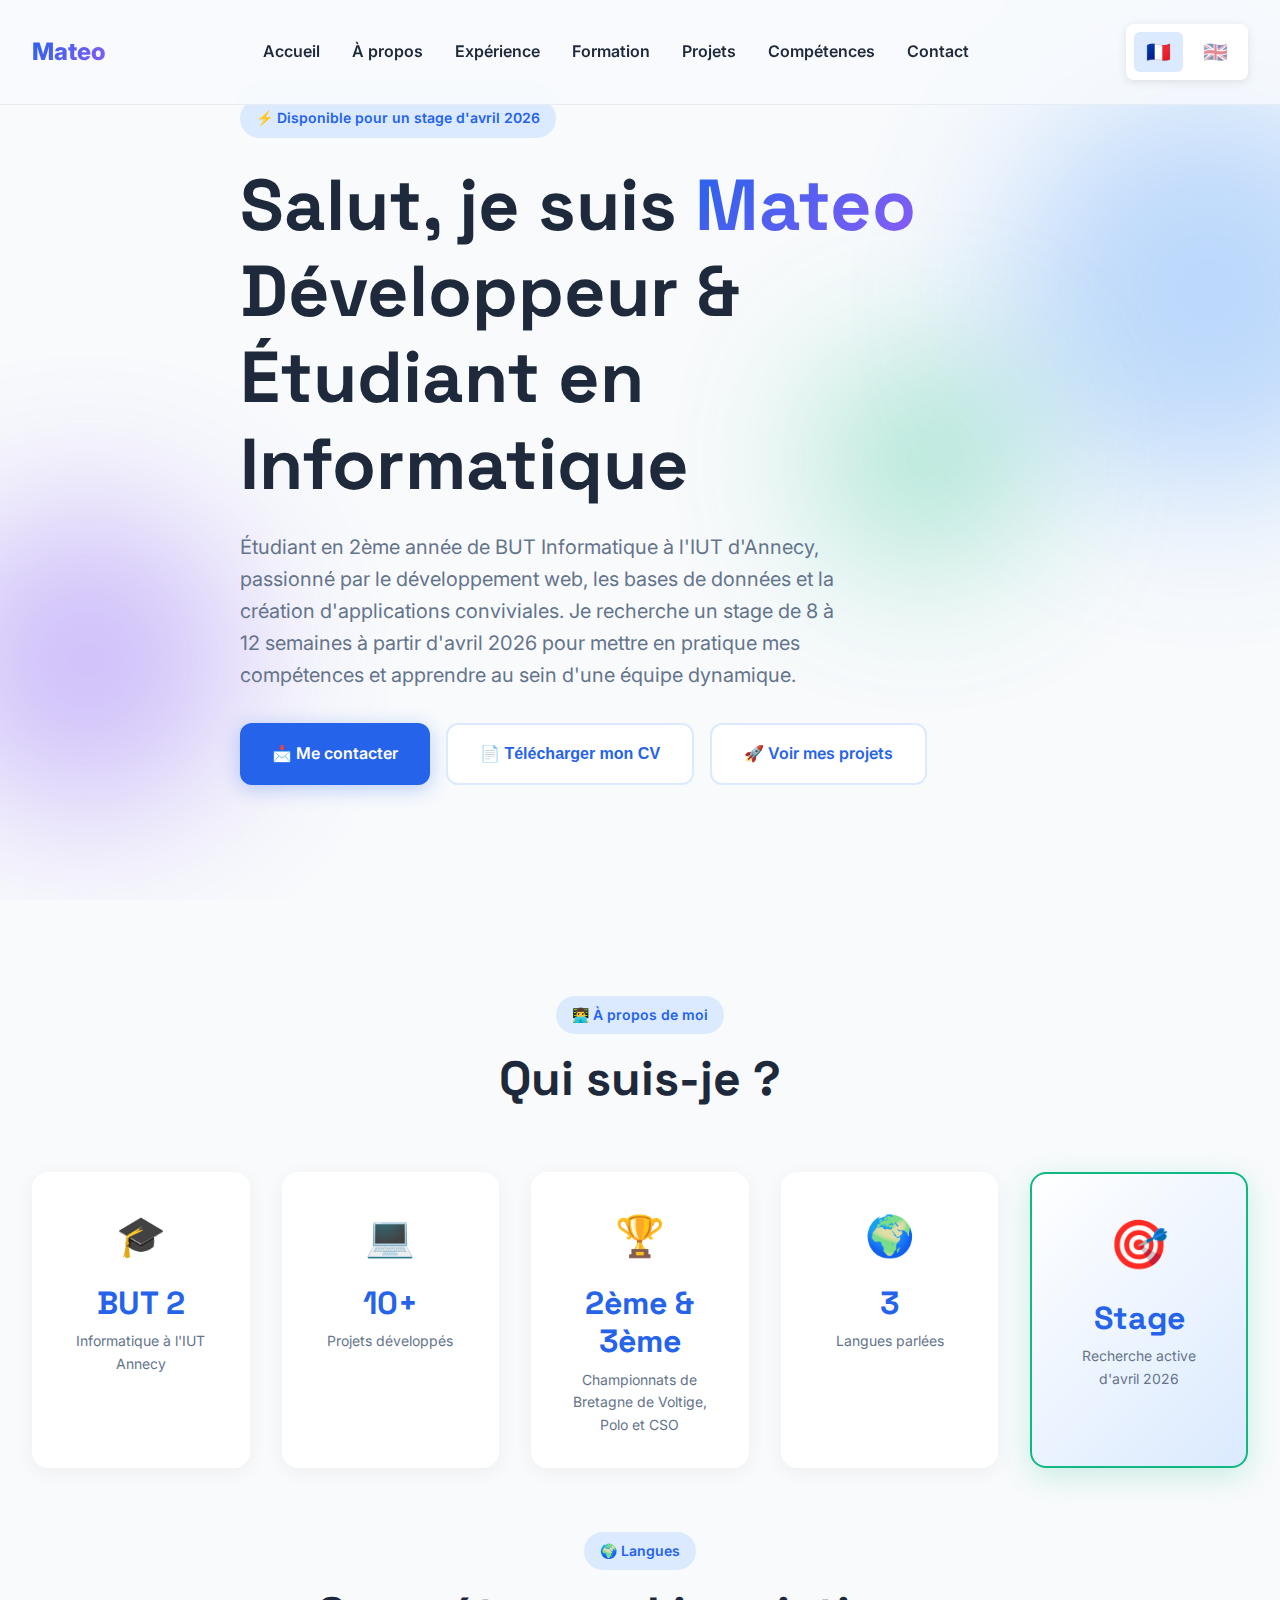
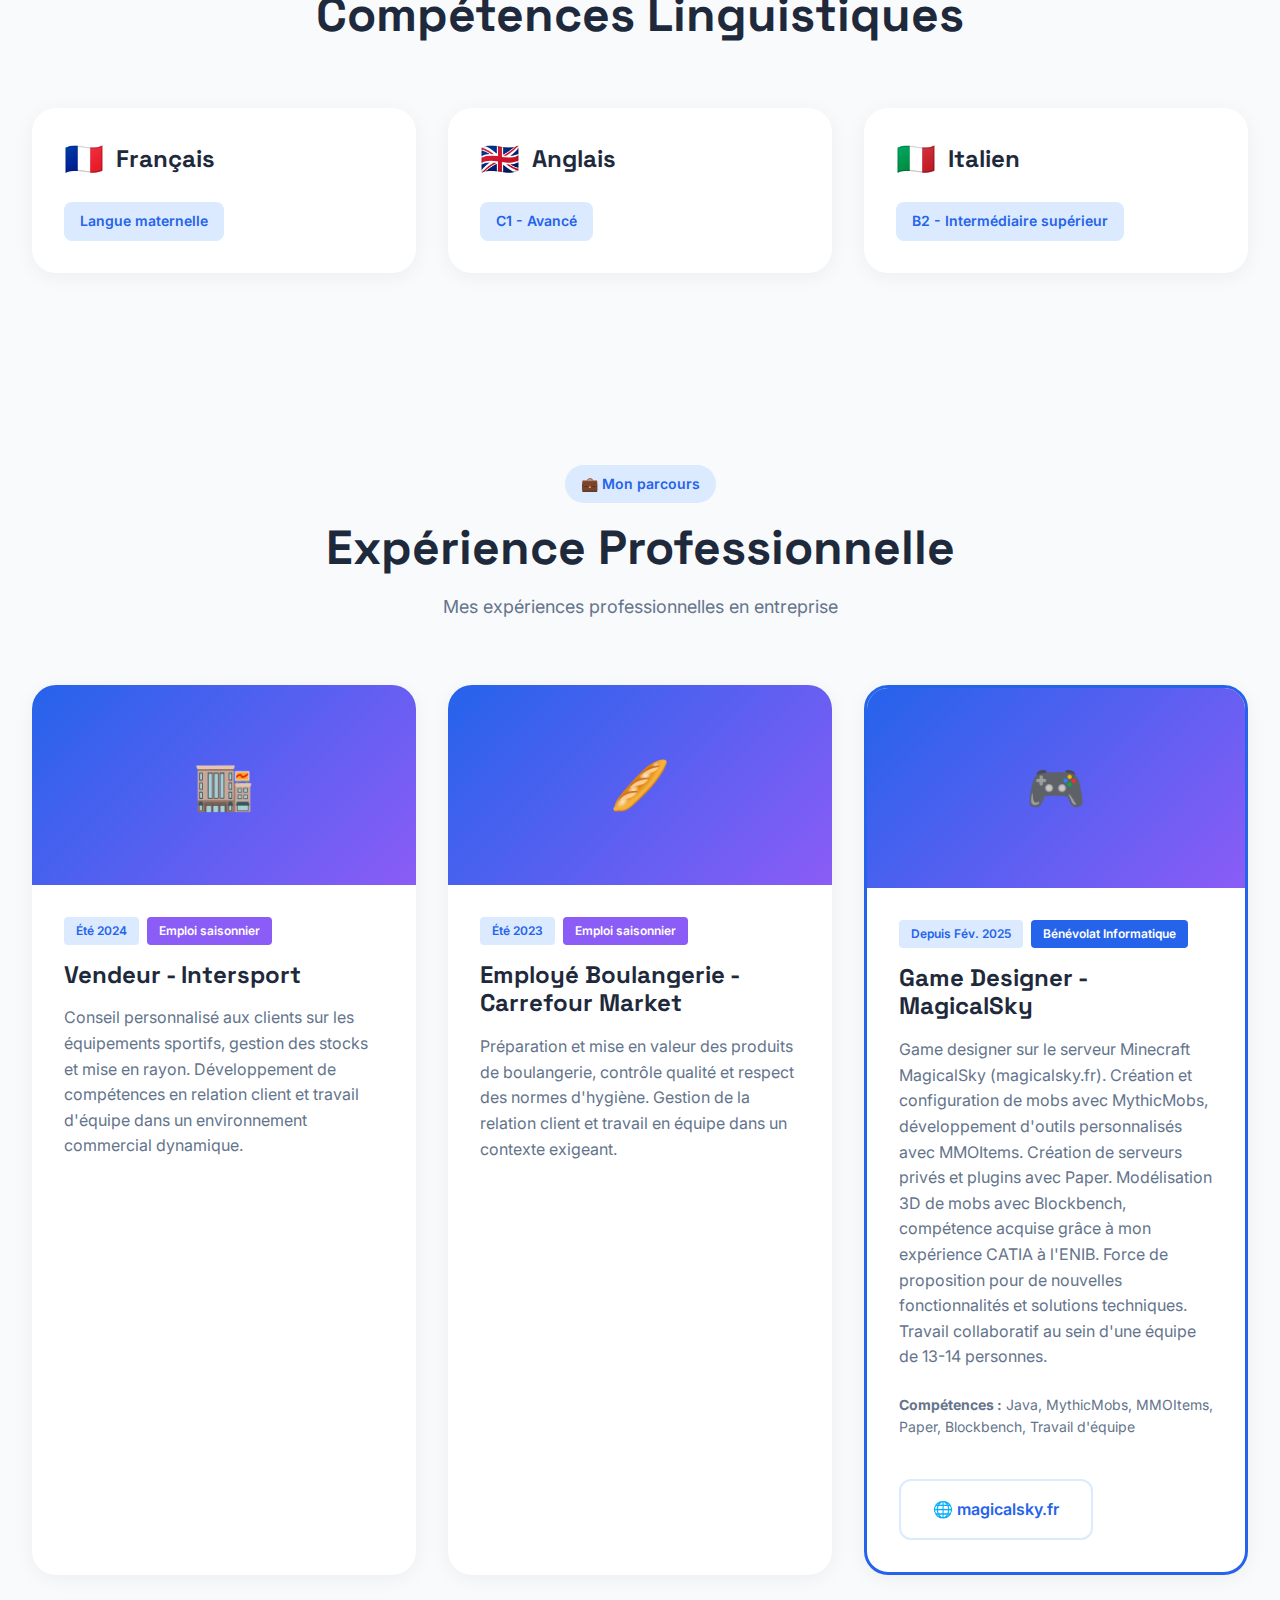
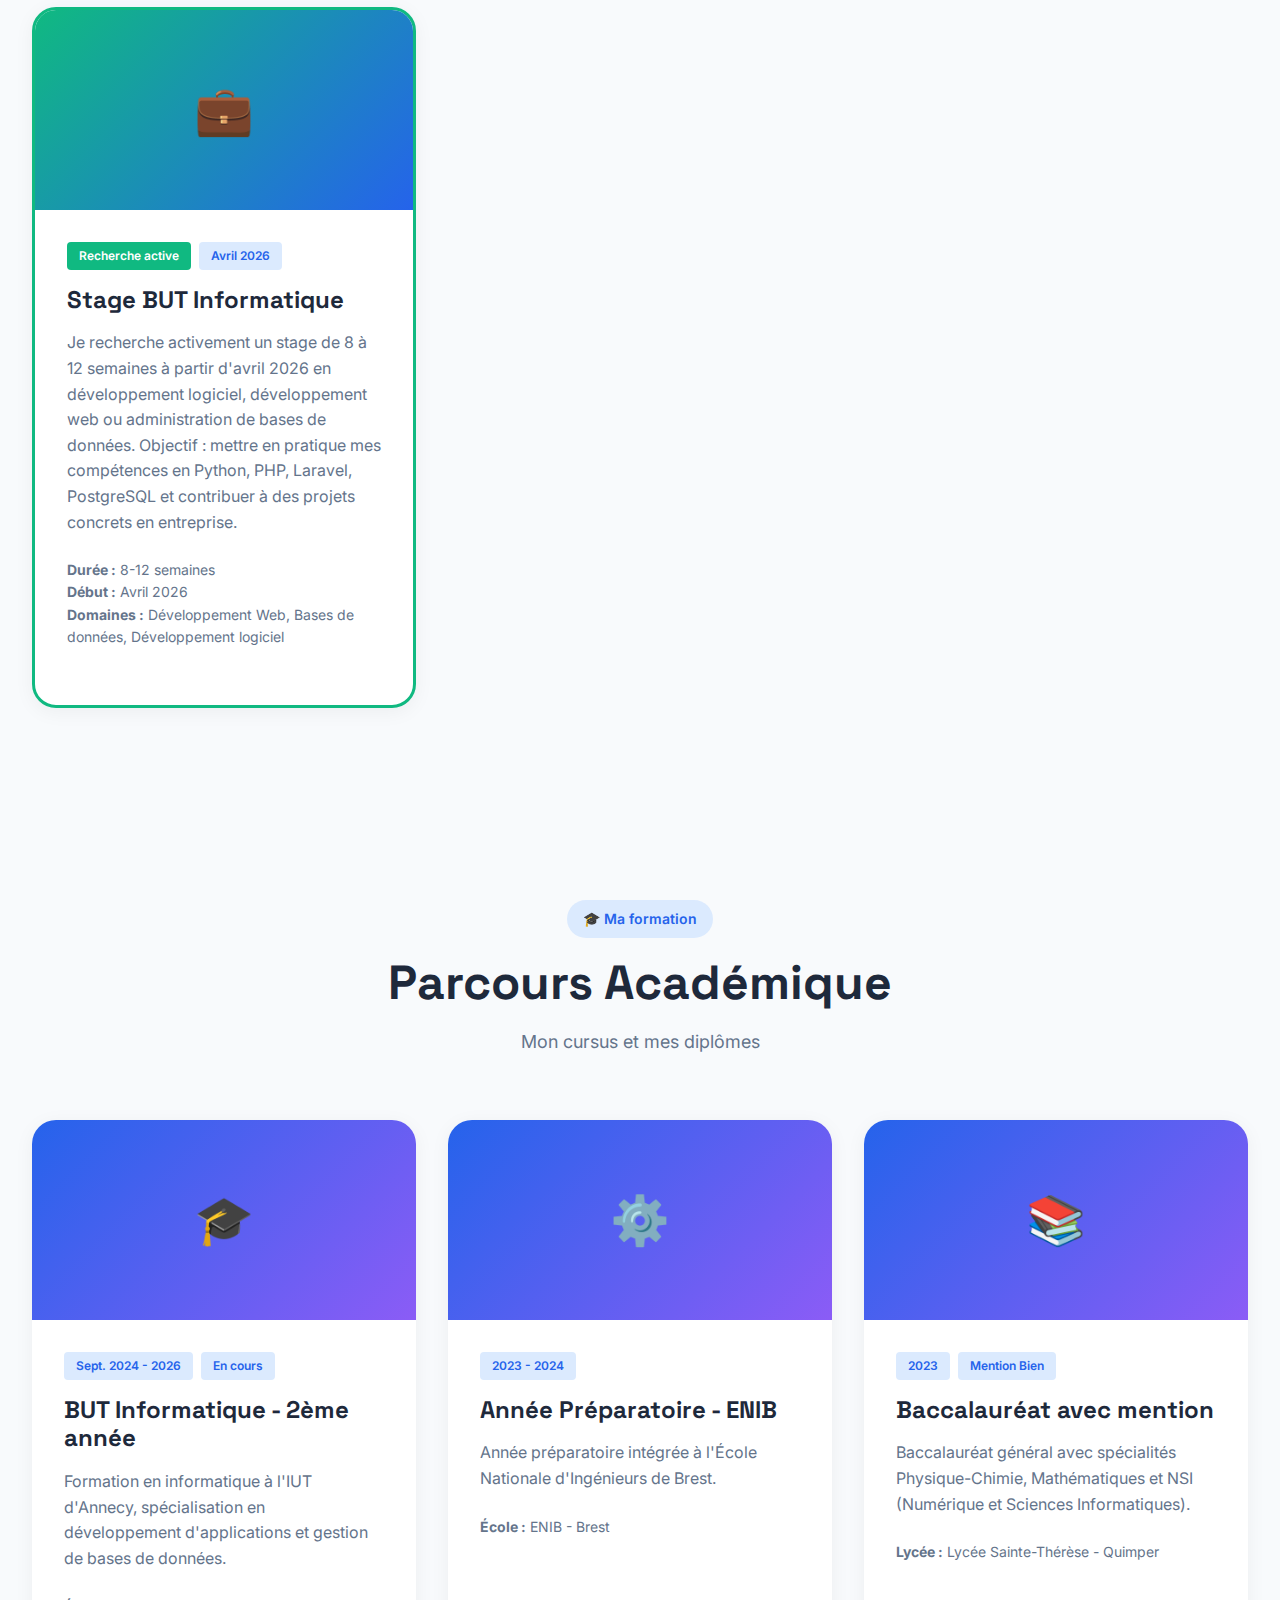
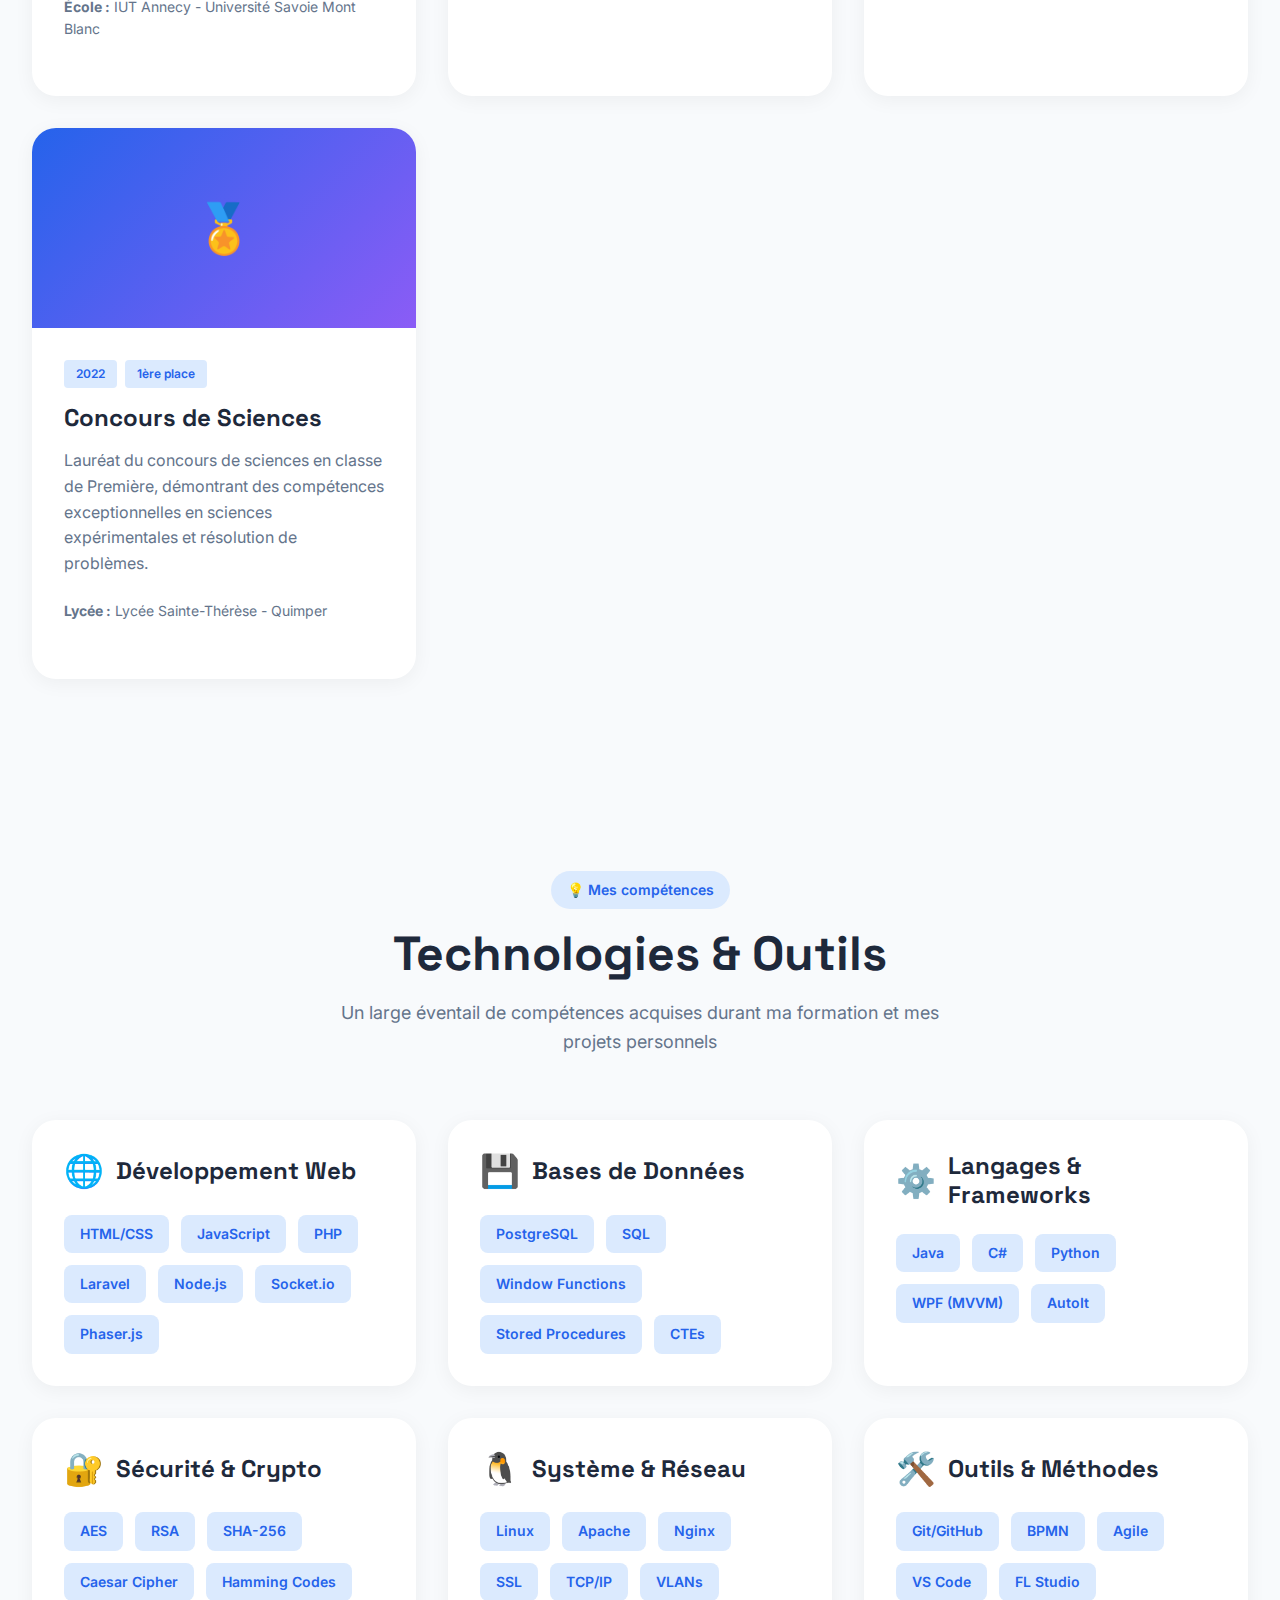
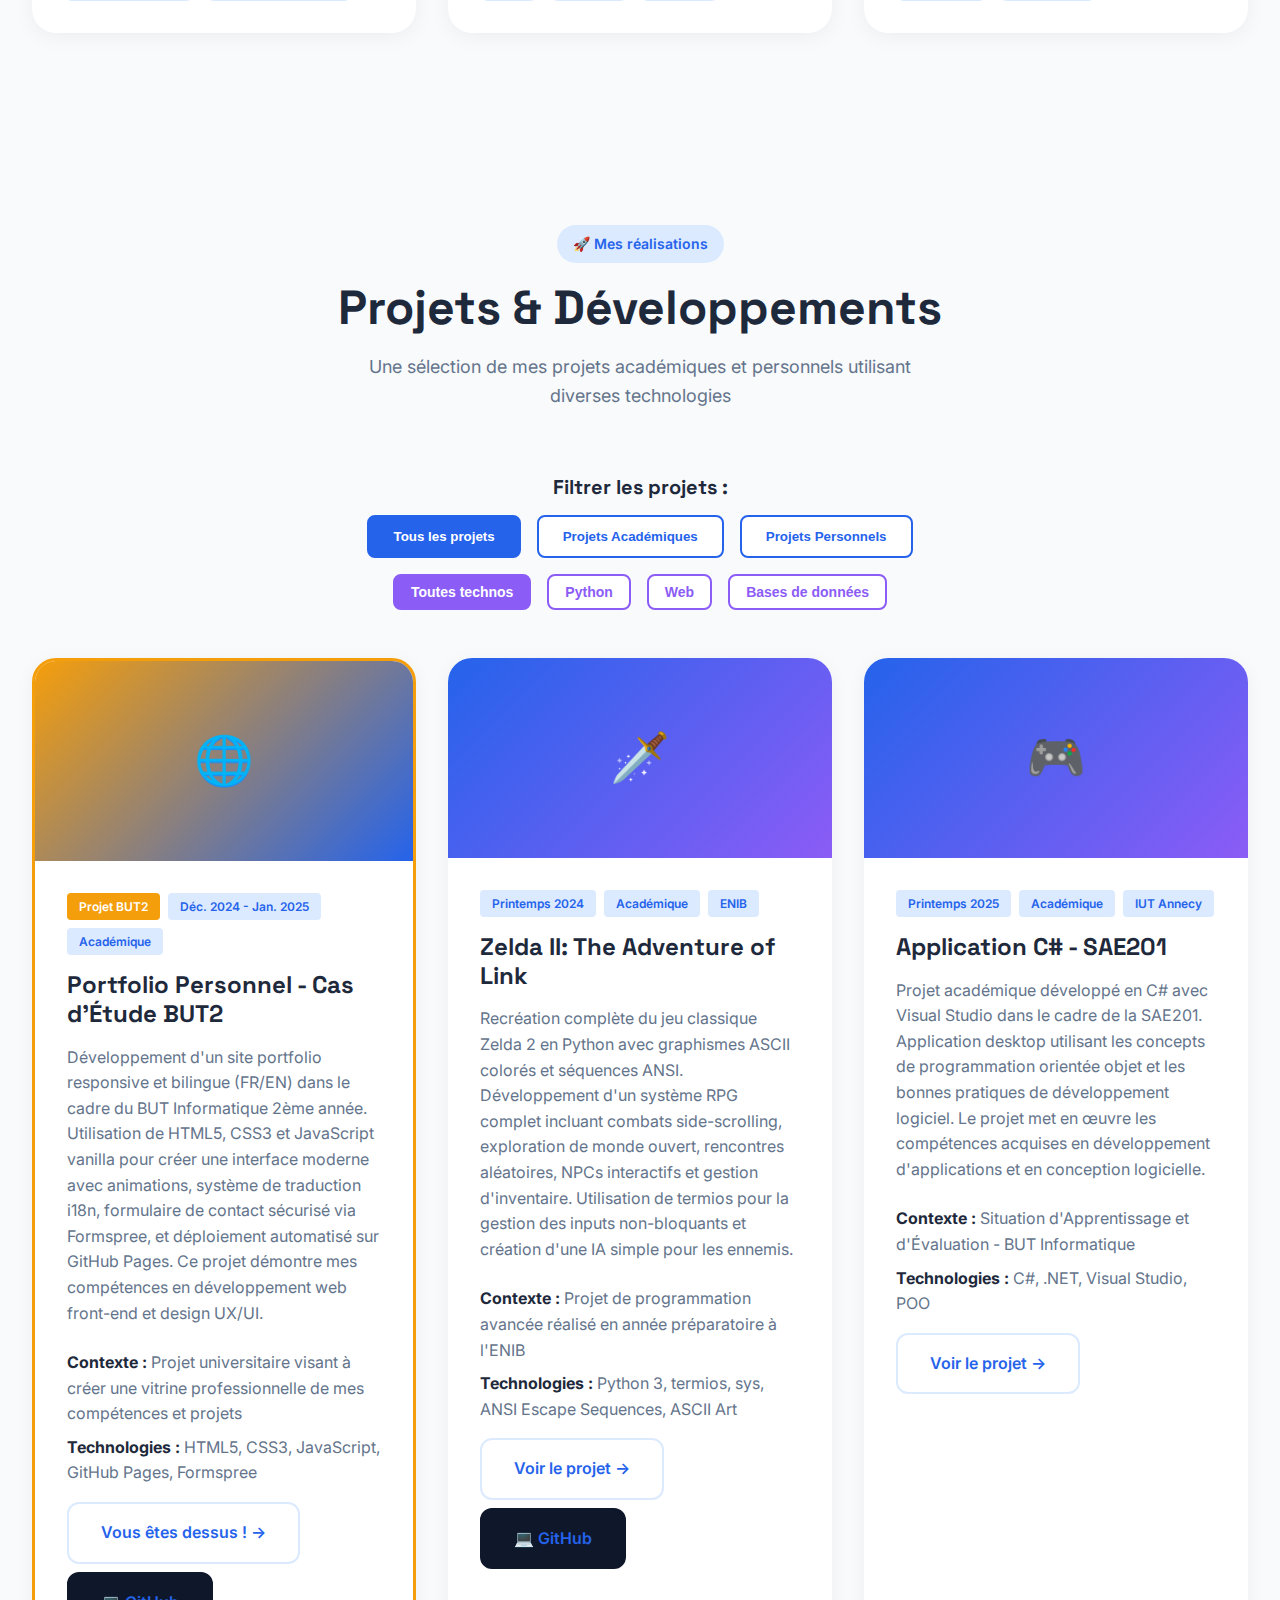
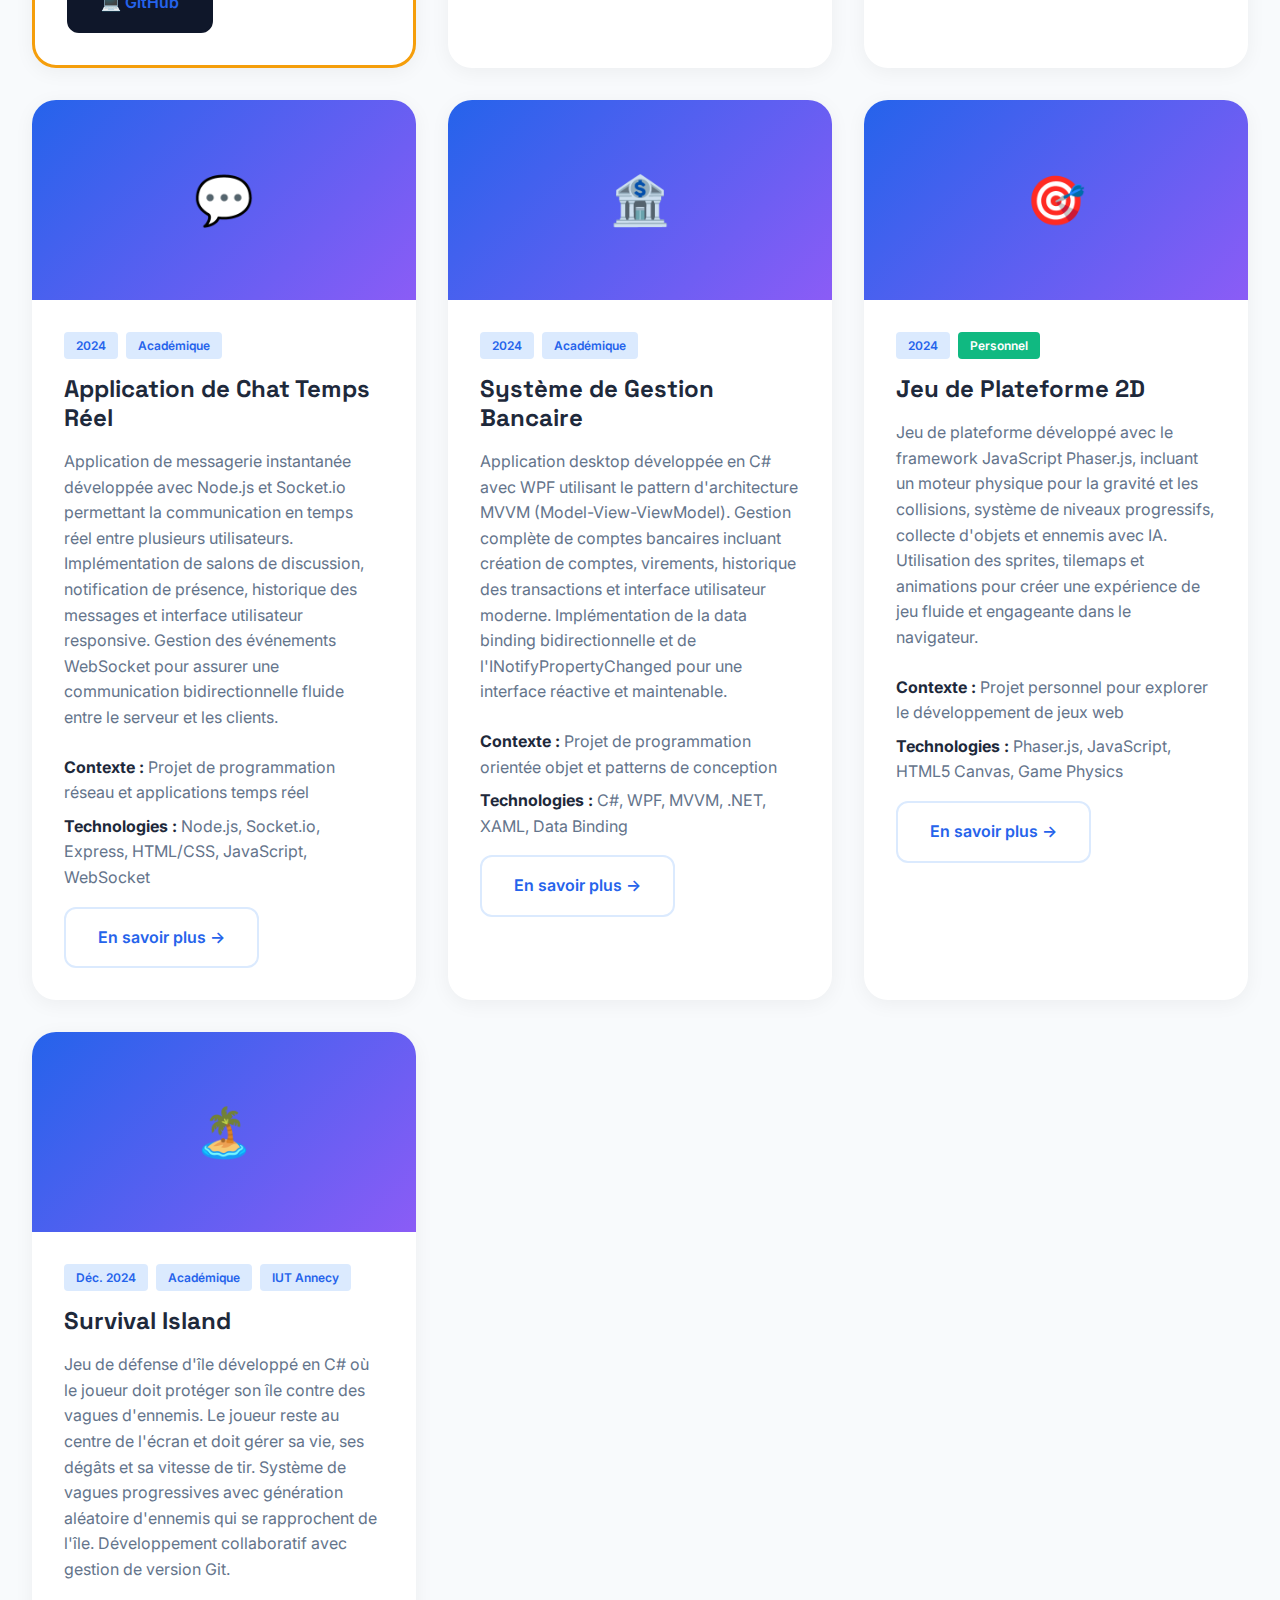
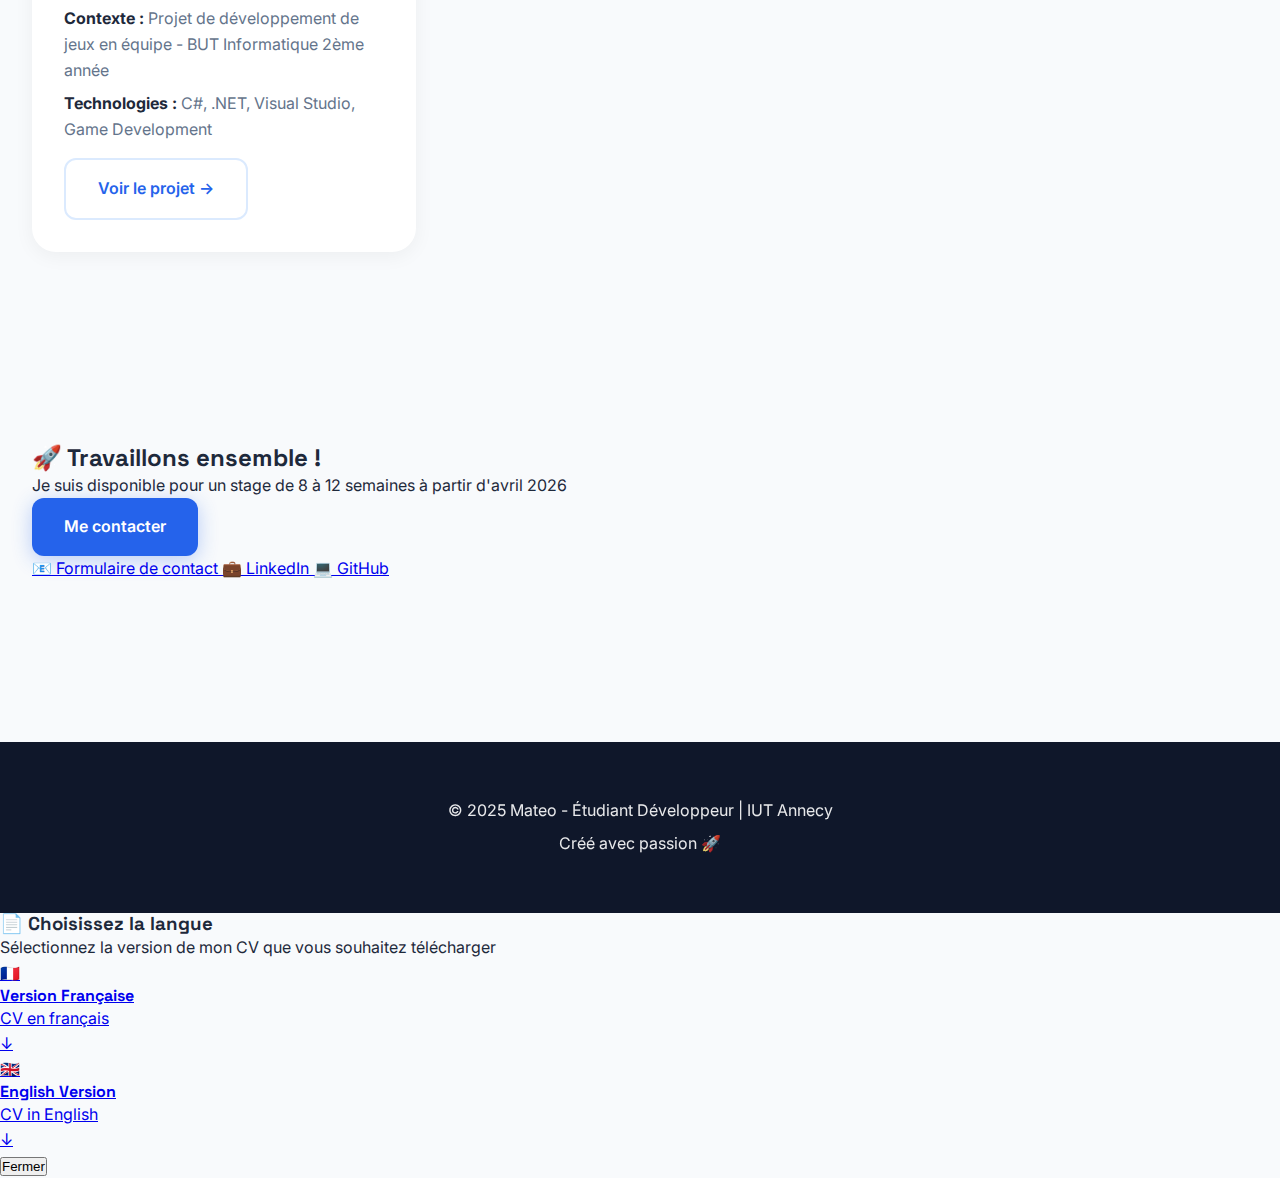
<file: index.html>
<!DOCTYPE html>
<html lang="fr" class="scroll-smooth">
<head>
    <meta charset="UTF-8">
    <meta name="viewport" content="width=device-width, initial-scale=1.0">
    <title>Mateo - Étudiant Développeur | Portfolio</title>
    <meta name="description" content="Mateo, étudiant en BUT Informatique à l'IUT Annecy. Développeur passionné cherchant un stage de 1-3 mois à partir d'avril 2025.">
    
    <link rel="stylesheet" href="styles.css">
</head>
<body>
    <!-- Header -->
    <header id="header">
        <div class="container">
            <nav>
                <div class="logo">Mateo</div>
                <button class="burger-menu" aria-label="Toggle menu">
                    <span></span>
                    <span></span>
                    <span></span>
                </button>
                <ul class="nav-links">
                    <li><a href="#accueil" data-i18n="nav.home">Accueil</a></li>
                    <li><a href="#apropos" data-i18n="nav.about">À propos</a></li>
                    <li><a href="#experience" data-i18n="nav.experience">Expérience</a></li>
                    <li><a href="#formation" data-i18n="nav.education">Formation</a></li>
                    <li><a href="#projets" data-i18n="nav.projects">Projets</a></li>
                    <li><a href="#competences" data-i18n="nav.skills">Compétences</a></li>
                    <li><a href="contact.html" data-i18n="nav.contact">Contact</a></li>
                </ul>
                <div class="lang-switcher">
                    <button class="lang-btn active" data-lang="fr" title="Français">🇫🇷</button>
                    <button class="lang-btn" data-lang="en" title="English">🇬🇧</button>
                </div>
            </nav>
        </div>
    </header>

    <!-- Hero Section -->
    <section id="accueil" class="hero">
        <div class="floating-element floating-1"></div>
        <div class="floating-element floating-2"></div>
        <div class="floating-element floating-3"></div>
        
        <div class="container">
            <div class="hero-content">
                <div class="hero-tag">
                    <span data-i18n="hero.availability">⚡ Disponible pour un stage d'avril 2026</span>
                </div>
                <h1>
                    <span data-i18n="hero.greeting">Salut, je suis</span> <span class="gradient-text">Mateo</span><br>
                    <span data-i18n="hero.title">Développeur & Étudiant en Informatique</span>
                </h1>
                <p data-i18n="hero.description">
                    Étudiant en 2ème année de BUT Informatique à l'IUT d'Annecy, passionné par le développement web,
                    les bases de données et la création d'applications conviviales. Je recherche un stage de 8 à 12 semaines
                    à partir d'avril 2026 pour mettre en pratique mes compétences et apprendre au sein d'une équipe dynamique.
                </p>
                <div class="hero-buttons">
                    <a href="contact.html" class="btn btn-primary">
                        <span data-i18n="hero.contact">📩 Me contacter</span>
                    </a>
                    <button id="downloadCVBtn" class="btn btn-secondary">
                        <span data-i18n="hero.downloadCV">📄 Télécharger mon CV</span>
                    </button>
                    <a href="#projets" class="btn btn-secondary">
                        <span data-i18n="hero.projects">🚀 Voir mes projets</span>
                    </a>
                </div>
            </div>
        </div>
    </section>

    <!-- About -->
    <section id="apropos">
        <div class="container">
            <div class="section-header reveal">
                <span class="section-tag"><span data-i18n="about.tag">👨‍💻 À propos de moi</span></span>
                <h2 data-i18n="about.title">Qui suis-je ?</h2>
            </div>
            <div class="stats reveal">
                <div class="stat-card">
                    <div class="icon">🎓</div>
                    <h3>BUT 2</h3>
                    <p data-i18n="stats.education">Informatique à l'IUT Annecy</p>
                </div>
                <div class="stat-card">
                    <div class="icon">💻</div>
                    <h3>10+</h3>
                    <p data-i18n="stats.projects">Projets développés</p>
                </div>
                <div class="stat-card">
                    <div class="icon">🏆</div>
                    <h3 data-i18n="stats.champion">2ème & 3ème</h3>
                    <p data-i18n="stats.sports">Championnats de Bretagne de Voltige</p>
                </div>
                <div class="stat-card">
                    <div class="icon">🌍</div>
                    <h3 data-i18n="stats.languages">3</h3>
                    <p data-i18n="stats.languagesText">Langues parlées</p>
                </div>
                <div class="stat-card internship-highlight">
                    <div class="icon">🎯</div>
                    <h3 data-i18n="stats.internship">Stage</h3>
                    <p data-i18n="stats.seeking">Recherche active d'avril 2026</p>
                </div>
            </div>

            <div class="section-header reveal" style="margin-top: 4rem;">
                <span class="section-tag"><span data-i18n="languages.tag">🌍 Langues</span></span>
                <h2 data-i18n="languages.title">Compétences Linguistiques</h2>
            </div>
            <div class="skills-grid reveal" style="grid-template-columns: repeat(auto-fit, minmax(250px, 1fr));">
                <div class="skill-category">
                    <h3>
                        <span class="icon">🇫🇷</span>
                        <span data-i18n="languages.french">Français</span>
                    </h3>
                    <div class="skill-tags">
                        <span class="skill-tag" data-i18n="languages.native">Langue maternelle</span>
                    </div>
                </div>

                <div class="skill-category">
                    <h3>
                        <span class="icon">🇬🇧</span>
                        <span data-i18n="languages.english">Anglais</span>
                    </h3>
                    <div class="skill-tags">
                        <span class="skill-tag" data-i18n="languages.advanced">C1 - Avancé</span>
                    </div>
                </div>

                <div class="skill-category">
                    <h3>
                        <span class="icon">🇮🇹</span>
                        <span data-i18n="languages.italian">Italien</span>
                    </h3>
                    <div class="skill-tags">
                        <span class="skill-tag" data-i18n="languages.intermediate">B2 - Intermédiaire supérieur</span>
                    </div>
                </div>
            </div>
        </div>
    </section>

    <!-- Experience -->
    <section id="experience">
        <div class="container">
            <div class="section-header reveal">
                <span class="section-tag"><span data-i18n="experience.tag">💼 Mon parcours</span></span>
                <h2 data-i18n="experience.title">Expérience Professionnelle</h2>
                <p data-i18n="experience.description">Mes expériences professionnelles en entreprise</p>
            </div>
            <div class="projects-grid">
                <div class="project-card reveal">
                    <div class="project-image">🏬</div>
                    <div class="project-content">
                        <div class="project-tags">
                            <span class="project-tag">Été 2024</span>
                            <span class="project-tag" style="background: var(--accent-purple); color: white;">Emploi saisonnier</span>
                        </div>
                        <h3 data-i18n="experience.intersport.title">Vendeur - Intersport</h3>
                        <p data-i18n="experience.intersport.description">Conseil personnalisé aux clients sur les équipements sportifs, gestion des stocks et mise en rayon. Développement de compétences en relation client et travail d'équipe dans un environnement commercial dynamique.</p>
                    </div>
                </div>

                <div class="project-card reveal">
                    <div class="project-image">🥖</div>
                    <div class="project-content">
                        <div class="project-tags">
                            <span class="project-tag">Été 2023</span>
                            <span class="project-tag" style="background: var(--accent-purple); color: white;">Emploi saisonnier</span>
                        </div>
                        <h3 data-i18n="experience.carrefour.title">Employé Boulangerie - Carrefour Market</h3>
                        <p data-i18n="experience.carrefour.description">Préparation et mise en valeur des produits de boulangerie, contrôle qualité et respect des normes d'hygiène. Gestion de la relation client et travail en équipe dans un contexte exigeant.</p>
                    </div>
                </div>

                <div class="project-card reveal" style="border: 3px solid var(--primary);">
                    <div class="project-image" style="background: linear-gradient(135deg, var(--primary), var(--accent-purple));">🎮</div>
                    <div class="project-content">
                        <div class="project-tags">
                            <span class="project-tag" data-i18n="experience.magicalsky.since">Depuis Fév. 2025</span>
                            <span class="project-tag" style="background: var(--primary); color: white;" data-i18n="experience.magicalsky.type">Bénévolat Informatique</span>
                        </div>
                        <h3 data-i18n="experience.magicalsky.title">Game Designer - MagicalSky</h3>
                        <p data-i18n="experience.magicalsky.description">Game designer sur le serveur Minecraft MagicalSky (magicalsky.fr). Création et configuration de mobs avec MythicMobs, développement d'outils personnalisés avec MMOItems. Création de serveurs privés et plugins avec Paper. Modélisation 3D de mobs avec Blockbench, compétence acquise grâce à mon expérience CATIA à l'ENIB. Force de proposition pour de nouvelles fonctionnalités et solutions techniques. Travail collaboratif au sein d'une équipe de 13-14 personnes.</p>
                        <p style="color: var(--text-light); font-size: 0.875rem; margin-top: 1rem;">
                            <strong data-i18n="experience.magicalsky.skills">Compétences :</strong> <span data-i18n="experience.magicalsky.skillsText">Java, MythicMobs, MMOItems, Paper, Blockbench, Travail d'équipe</span>
                        </p>
                        <a href="https://magicalsky.fr" target="_blank" class="btn btn-secondary" style="margin-top: 1rem;">🌐 magicalsky.fr</a>
                    </div>
                </div>

                <div class="project-card reveal" style="border: 3px solid var(--accent-green);">
                    <div class="project-image" style="background: linear-gradient(135deg, var(--accent-green), var(--primary));">💼</div>
                    <div class="project-content">
                        <div class="project-tags">
                            <span class="project-tag" style="background: var(--accent-green); color: white;" data-i18n="experience.lookingFor">Recherche active</span>
                            <span class="project-tag">Avril 2026</span>
                        </div>
                        <h3 data-i18n="experience.internship.title">Stage BUT Informatique</h3>
                        <p data-i18n="experience.internship.description">Je recherche activement un stage de 8 à 12 semaines à partir d'avril 2026 en développement logiciel, développement web ou administration de bases de données. Objectif : mettre en pratique mes compétences en Python, PHP, Laravel, PostgreSQL et contribuer à des projets concrets en entreprise.</p>
                        <p style="color: var(--text-light); font-size: 0.875rem; margin-top: 1rem;">
                            <strong data-i18n="experience.internship.duration">Durée :</strong> <span data-i18n="experience.internship.weeks">8-12 semaines</span><br>
                            <strong data-i18n="experience.internship.start">Début :</strong> <span data-i18n="experience.internship.date">Avril 2026</span><br>
                            <strong data-i18n="experience.internship.domains">Domaines :</strong> <span data-i18n="experience.internship.domainsText">Développement Web, Bases de données, Développement logiciel</span>
                        </p>
                    </div>
                </div>
            </div>
        </div>
    </section>

    <!-- Education -->
    <section id="formation">
        <div class="container">
            <div class="section-header reveal">
                <span class="section-tag"><span data-i18n="education.tag">🎓 Ma formation</span></span>
                <h2 data-i18n="education.title">Parcours Académique</h2>
                <p data-i18n="education.description">Mon cursus et mes diplômes</p>
            </div>
            <div class="projects-grid">
                <div class="project-card reveal">
                    <div class="project-image">🎓</div>
                    <div class="project-content">
                        <div class="project-tags">
                            <span class="project-tag">Sept. 2024 - 2026</span>
                            <span class="project-tag" data-i18n="education.current">En cours</span>
                        </div>
                        <h3 data-i18n="education.but.title">BUT Informatique - 2ème année</h3>
                        <p data-i18n="education.but.description">Formation en informatique à l'IUT d'Annecy, spécialisation en développement d'applications et gestion de bases de données.</p>
                        <p style="color: var(--text-light); font-size: 0.875rem; margin-top: 1rem;">
                            <strong data-i18n="education.but.school">École :</strong> IUT Annecy - Université Savoie Mont Blanc
                        </p>
                    </div>
                </div>

                <div class="project-card reveal">
                    <div class="project-image">⚙️</div>
                    <div class="project-content">
                        <div class="project-tags">
                            <span class="project-tag">2023 - 2024</span>
                        </div>
                        <h3 data-i18n="education.enib.title">Année Préparatoire - ENIB</h3>
                        <p data-i18n="education.enib.description">Année préparatoire intégrée à l'École Nationale d'Ingénieurs de Brest.</p>
                        <p style="color: var(--text-light); font-size: 0.875rem; margin-top: 1rem;">
                            <strong data-i18n="education.enib.school">École :</strong> ENIB - Brest
                        </p>
                    </div>
                </div>

                <div class="project-card reveal">
                    <div class="project-image">📚</div>
                    <div class="project-content">
                        <div class="project-tags">
                            <span class="project-tag">2023</span>
                            <span class="project-tag" data-i18n="education.bac.mention">Mention Bien</span>
                        </div>
                        <h3 data-i18n="education.bac.title">Baccalauréat avec mention</h3>
                        <p data-i18n="education.bac.description">Baccalauréat général avec spécialités Physique-Chimie, Mathématiques et NSI (Numérique et Sciences Informatiques).</p>
                        <p style="color: var(--text-light); font-size: 0.875rem; margin-top: 1rem;">
                            <strong data-i18n="education.bac.school">Lycée :</strong> Lycée Sainte-Thérèse - Quimper
                        </p>
                    </div>
                </div>

                <div class="project-card reveal">
                    <div class="project-image">🏅</div>
                    <div class="project-content">
                        <div class="project-tags">
                            <span class="project-tag">2022</span>
                            <span class="project-tag" data-i18n="education.science.winner">1ère place</span>
                        </div>
                        <h3 data-i18n="education.science.title">Concours de Sciences</h3>
                        <p data-i18n="education.science.description">Lauréat du concours de sciences en classe de Première, démontrant des compétences exceptionnelles en sciences expérimentales et résolution de problèmes.</p>
                        <p style="color: var(--text-light); font-size: 0.875rem; margin-top: 1rem;">
                            <strong data-i18n="education.science.school">Lycée :</strong> Lycée Sainte-Thérèse - Quimper
                        </p>
                    </div>
                </div>
            </div>
        </div>
    </section>

    <!-- Skills -->
    <section id="competences">
        <div class="container">
            <div class="section-header reveal">
                <span class="section-tag"><span data-i18n="skills.tag">💡 Mes compétences</span></span>
                <h2 data-i18n="skills.title">Technologies & Outils</h2>
                <p data-i18n="skills.description">Un large éventail de compétences acquises durant ma formation et mes projets personnels</p>
            </div>
            
            <div class="skills-grid">
                <div class="skill-category reveal">
                    <h3>
                        <span class="icon">🌐</span>
                        <span data-i18n="skills.webDev">Développement Web</span>
                    </h3>
                    <div class="skill-tags">
                        <span class="skill-tag">HTML/CSS</span>
                        <span class="skill-tag">JavaScript</span>
                        <span class="skill-tag">PHP</span>
                        <span class="skill-tag">Laravel</span>
                        <span class="skill-tag">Node.js</span>
                        <span class="skill-tag">Socket.io</span>
                        <span class="skill-tag">Phaser.js</span>
                    </div>
                </div>
                
                <div class="skill-category reveal">
                    <h3>
                        <span class="icon">💾</span>
                        <span data-i18n="skills.databases">Bases de Données</span>
                    </h3>
                    <div class="skill-tags">
                        <span class="skill-tag">PostgreSQL</span>
                        <span class="skill-tag">SQL</span>
                        <span class="skill-tag">Window Functions</span>
                        <span class="skill-tag">Stored Procedures</span>
                        <span class="skill-tag">CTEs</span>
                    </div>
                </div>
                
                <div class="skill-category reveal">
                    <h3>
                        <span class="icon">⚙️</span>
                        <span data-i18n="skills.languages">Langages & Frameworks</span>
                    </h3>
                    <div class="skill-tags">
                        <span class="skill-tag">Java</span>
                        <span class="skill-tag">C#</span>
                        <span class="skill-tag">Python</span>
                        <span class="skill-tag">WPF (MVVM)</span>
                        <span class="skill-tag">AutoIt</span>
                    </div>
                </div>
                
                <div class="skill-category reveal">
                    <h3>
                        <span class="icon">🔐</span>
                        <span data-i18n="skills.security">Sécurité & Crypto</span>
                    </h3>
                    <div class="skill-tags">
                        <span class="skill-tag">AES</span>
                        <span class="skill-tag">RSA</span>
                        <span class="skill-tag">SHA-256</span>
                        <span class="skill-tag">Caesar Cipher</span>
                        <span class="skill-tag">Hamming Codes</span>
                    </div>
                </div>
                
                <div class="skill-category reveal">
                    <h3>
                        <span class="icon">🐧</span>
                        <span data-i18n="skills.system">Système & Réseau</span>
                    </h3>
                    <div class="skill-tags">
                        <span class="skill-tag">Linux</span>
                        <span class="skill-tag">Apache</span>
                        <span class="skill-tag">Nginx</span>
                        <span class="skill-tag">SSL</span>
                        <span class="skill-tag">TCP/IP</span>
                        <span class="skill-tag">VLANs</span>
                    </div>
                </div>
                
                <div class="skill-category reveal">
                    <h3>
                        <span class="icon">🛠️</span>
                        <span data-i18n="skills.tools">Outils & Méthodes</span>
                    </h3>
                    <div class="skill-tags">
                        <span class="skill-tag">Git/GitHub</span>
                        <span class="skill-tag">BPMN</span>
                        <span class="skill-tag">Agile</span>
                        <span class="skill-tag">VS Code</span>
                        <span class="skill-tag">FL Studio</span>
                    </div>
                </div>
            </div>
        </div>
    </section>

    <!-- Projects -->
    <section id="projets">
        <div class="container">
            <div class="section-header reveal">
                <span class="section-tag"><span data-i18n="projects.tag">🚀 Mes réalisations</span></span>
                <h2 data-i18n="projects.title">Projets & Développements</h2>
                <p data-i18n="projects.description">Une sélection de mes projets académiques et personnels utilisant diverses technologies</p>
            </div>

            <!-- Project Filters -->
            <div class="project-filters reveal" style="margin-bottom: 3rem; text-align: center;">
                <h3 style="font-size: 1.25rem; margin-bottom: 1rem; color: var(--text);" data-i18n="projects.filters.title">Filtrer les projets :</h3>
                <div style="display: flex; gap: 1rem; justify-content: center; flex-wrap: wrap; margin-bottom: 1rem;">
                    <button class="filter-btn active" data-filter="all" style="padding: 0.75rem 1.5rem; border-radius: 0.5rem; border: 2px solid var(--primary); background: var(--primary); color: white; font-weight: 600; cursor: pointer; transition: all 0.3s ease;">
                        <span data-i18n="projects.filters.all">Tous les projets</span>
                    </button>
                    <button class="filter-btn" data-filter="academic" style="padding: 0.75rem 1.5rem; border-radius: 0.5rem; border: 2px solid var(--primary); background: white; color: var(--primary); font-weight: 600; cursor: pointer; transition: all 0.3s ease;">
                        <span data-i18n="projects.filters.academic">Projets Académiques</span>
                    </button>
                    <button class="filter-btn" data-filter="personal" style="padding: 0.75rem 1.5rem; border-radius: 0.5rem; border: 2px solid var(--primary); background: white; color: var(--primary); font-weight: 600; cursor: pointer; transition: all 0.3s ease;">
                        <span data-i18n="projects.filters.personal">Projets Personnels</span>
                    </button>
                </div>
                <div style="display: flex; gap: 1rem; justify-content: center; flex-wrap: wrap;">
                    <button class="tech-filter-btn active" data-tech="all" style="padding: 0.5rem 1rem; border-radius: 0.5rem; border: 2px solid var(--accent-purple); background: var(--accent-purple); color: white; font-weight: 600; cursor: pointer; transition: all 0.3s ease; font-size: 0.875rem;">
                        <span data-i18n="projects.techFilters.all">Toutes technos</span>
                    </button>
                    <button class="tech-filter-btn" data-tech="python" style="padding: 0.5rem 1rem; border-radius: 0.5rem; border: 2px solid var(--accent-purple); background: white; color: var(--accent-purple); font-weight: 600; cursor: pointer; transition: all 0.3s ease; font-size: 0.875rem;">
                        Python
                    </button>
                    <button class="tech-filter-btn" data-tech="web" style="padding: 0.5rem 1rem; border-radius: 0.5rem; border: 2px solid var(--accent-purple); background: white; color: var(--accent-purple); font-weight: 600; cursor: pointer; transition: all 0.3s ease; font-size: 0.875rem;">
                        Web
                    </button>
                    <button class="tech-filter-btn" data-tech="database" style="padding: 0.5rem 1rem; border-radius: 0.5rem; border: 2px solid var(--accent-purple); background: white; color: var(--accent-purple); font-weight: 600; cursor: pointer; transition: all 0.3s ease; font-size: 0.875rem;">
                        <span data-i18n="projects.techFilters.database">Bases de données</span>
                    </button>
                </div>
            </div>

            <div class="projects-grid">
                <!-- Portfolio Site - Projet BUT2 -->
                <div class="project-card reveal" data-type="academic" data-tech="web" style="border: 3px solid var(--accent-orange);">
                    <div class="project-image" style="background: linear-gradient(135deg, var(--accent-orange), var(--primary));">🌐</div>
                    <div class="project-content">
                        <div class="project-tags">
                            <span class="project-tag" style="background: var(--accent-orange); color: white;">Projet BUT2</span>
                            <span class="project-tag">Déc. 2024 - Jan. 2025</span>
                            <span class="project-tag" style="background: var(--primary-lighter); color: var(--primary);">Académique</span>
                        </div>
                        <h3 data-i18n="projects.portfolio.title">Portfolio Personnel - Cas d'Étude BUT2</h3>
                        <p data-i18n="projects.portfolio.description">Développement d'un site portfolio responsive et bilingue (FR/EN) dans le cadre du BUT Informatique 2ème année. Utilisation de HTML5, CSS3 et JavaScript vanilla pour créer une interface moderne avec animations, système de traduction i18n, formulaire de contact sécurisé via Formspree, et déploiement automatisé sur GitHub Pages. Ce projet démontre mes compétences en développement web front-end et design UX/UI.</p>
                        <div style="margin-top: 1rem;">
                            <strong style="color: var(--text);" data-i18n="projects.portfolio.context">Contexte :</strong>
                            <span style="color: var(--text-light);" data-i18n="projects.portfolio.contextText">Projet universitaire visant à créer une vitrine professionnelle de mes compétences et projets</span>
                        </div>
                        <div style="margin-top: 0.5rem;">
                            <strong style="color: var(--text);" data-i18n="projects.portfolio.tech">Technologies :</strong>
                            <span style="color: var(--text-light);">HTML5, CSS3, JavaScript, GitHub Pages, Formspree</span>
                        </div>
                        <div style="display: flex; gap: 0.5rem; margin-top: 1rem; flex-wrap: wrap;">
                            <a href="#accueil" class="btn btn-secondary"><span data-i18n="projects.viewSite">Vous êtes dessus ! →</span></a>
                            <a href="https://github.com/MateoBourdin/mateobourdin.github.io" target="_blank" class="btn btn-secondary" style="background: var(--dark); border-color: var(--dark);">💻 GitHub</a>
                        </div>
                    </div>
                </div>

                <!-- Zelda Project -->
                <div class="project-card reveal" data-type="academic" data-tech="python">
                    <div class="project-image">🗡️</div>
                    <div class="project-content">
                        <div class="project-tags">
                            <span class="project-tag">Printemps 2024</span>
                            <span class="project-tag" style="background: var(--primary-lighter); color: var(--primary);">Académique</span>
                            <span class="project-tag">ENIB</span>
                        </div>
                        <h3 data-i18n="projects.zelda.title">Zelda II: The Adventure of Link</h3>
                        <p data-i18n="projects.zelda.description">Recréation complète du jeu classique Zelda 2 en Python avec graphismes ASCII colorés et séquences ANSI. Développement d'un système RPG complet incluant combats side-scrolling, exploration de monde ouvert, rencontres aléatoires, NPCs interactifs et gestion d'inventaire. Utilisation de termios pour la gestion des inputs non-bloquants et création d'une IA simple pour les ennemis.</p>
                        <div style="margin-top: 1rem;">
                            <strong style="color: var(--text);" data-i18n="projects.zelda.context">Contexte :</strong>
                            <span style="color: var(--text-light);" data-i18n="projects.zelda.contextText">Projet de programmation avancée réalisé en année préparatoire à l'ENIB</span>
                        </div>
                        <div style="margin-top: 0.5rem;">
                            <strong style="color: var(--text);" data-i18n="projects.zelda.tech">Technologies :</strong>
                            <span style="color: var(--text-light);">Python 3, termios, sys, ANSI Escape Sequences, ASCII Art</span>
                        </div>
                        <div style="display: flex; gap: 0.5rem; margin-top: 1rem; flex-wrap: wrap;">
                            <a href="projects/zelda.html" class="btn btn-secondary"><span data-i18n="projects.viewProject">Voir le projet →</span></a>
                            <a href="https://github.com/MateoBourdin/ZeldaProject" target="_blank" class="btn btn-secondary" style="background: var(--dark); border-color: var(--dark);">💻 GitHub</a>
                        </div>
                    </div>
                </div>

                <!-- SAE201-Dev Project -->
                <div class="project-card reveal" data-type="academic" data-tech="other">
                    <div class="project-image">🎮</div>
                    <div class="project-content">
                        <div class="project-tags">
                            <span class="project-tag">Printemps 2025</span>
                            <span class="project-tag" style="background: var(--primary-lighter); color: var(--primary);">Académique</span>
                            <span class="project-tag">IUT Annecy</span>
                        </div>
                        <h3 data-i18n="projects.sae201.title">Application C# - SAE201</h3>
                        <p data-i18n="projects.sae201.description">Projet académique développé en C# avec Visual Studio dans le cadre de la SAE201. Application desktop utilisant les concepts de programmation orientée objet et les bonnes pratiques de développement logiciel. Le projet met en œuvre les compétences acquises en développement d'applications et en conception logicielle.</p>
                        <div style="margin-top: 1rem;">
                            <strong style="color: var(--text);" data-i18n="projects.sae201.context">Contexte :</strong>
                            <span style="color: var(--text-light);" data-i18n="projects.sae201.contextText">Situation d'Apprentissage et d'Évaluation - BUT Informatique</span>
                        </div>
                        <div style="margin-top: 0.5rem;">
                            <strong style="color: var(--text);" data-i18n="projects.sae201.tech">Technologies :</strong>
                            <span style="color: var(--text-light);">C#, .NET, Visual Studio, POO</span>
                        </div>
                        <a href="projects/sae201.html" class="btn btn-secondary" style="margin-top: 1rem;"><span data-i18n="projects.viewProject">Voir le projet →</span></a>
                    </div>
                </div>

                <!-- Chat Application -->
                <div class="project-card reveal" data-type="academic" data-tech="web">
                    <div class="project-image">💬</div>
                    <div class="project-content">
                        <div class="project-tags">
                            <span class="project-tag">2024</span>
                            <span class="project-tag" style="background: var(--primary-lighter); color: var(--primary);">Académique</span>
                        </div>
                        <h3 data-i18n="projects.chat.title">Application de Chat Temps Réel</h3>
                        <p data-i18n="projects.chat.description">Application de messagerie instantanée développée avec Node.js et Socket.io permettant la communication en temps réel entre plusieurs utilisateurs. Implémentation de salons de discussion, notification de présence, historique des messages et interface utilisateur responsive. Gestion des événements WebSocket pour assurer une communication bidirectionnelle fluide entre le serveur et les clients.</p>
                        <div style="margin-top: 1rem;">
                            <strong style="color: var(--text);" data-i18n="projects.chat.context">Contexte :</strong>
                            <span style="color: var(--text-light);" data-i18n="projects.chat.contextText">Projet de programmation réseau et applications temps réel</span>
                        </div>
                        <div style="margin-top: 0.5rem;">
                            <strong style="color: var(--text);" data-i18n="projects.chat.tech">Technologies :</strong>
                            <span style="color: var(--text-light);">Node.js, Socket.io, Express, HTML/CSS, JavaScript, WebSocket</span>
                        </div>
                        <a href="https://github.com/MateoBourdin" target="_blank" class="btn btn-secondary" style="margin-top: 1rem;"><span data-i18n="projects.learnMore">En savoir plus →</span></a>
                    </div>
                </div>

                <!-- Banking System -->
                <div class="project-card reveal" data-type="academic" data-tech="other">
                    <div class="project-image">🏦</div>
                    <div class="project-content">
                        <div class="project-tags">
                            <span class="project-tag">2024</span>
                            <span class="project-tag" style="background: var(--primary-lighter); color: var(--primary);">Académique</span>
                        </div>
                        <h3 data-i18n="projects.banking.title">Système de Gestion Bancaire</h3>
                        <p data-i18n="projects.banking.description">Application desktop développée en C# avec WPF utilisant le pattern d'architecture MVVM (Model-View-ViewModel). Gestion complète de comptes bancaires incluant création de comptes, virements, historique des transactions et interface utilisateur moderne. Implémentation de la data binding bidirectionnelle et de l'INotifyPropertyChanged pour une interface réactive et maintenable.</p>
                        <div style="margin-top: 1rem;">
                            <strong style="color: var(--text);" data-i18n="projects.banking.context">Contexte :</strong>
                            <span style="color: var(--text-light);" data-i18n="projects.banking.contextText">Projet de programmation orientée objet et patterns de conception</span>
                        </div>
                        <div style="margin-top: 0.5rem;">
                            <strong style="color: var(--text);" data-i18n="projects.banking.tech">Technologies :</strong>
                            <span style="color: var(--text-light);">C#, WPF, MVVM, .NET, XAML, Data Binding</span>
                        </div>
                        <a href="https://github.com/MateoBourdin" target="_blank" class="btn btn-secondary" style="margin-top: 1rem;"><span data-i18n="projects.learnMore">En savoir plus →</span></a>
                    </div>
                </div>

                <!-- Platformer Game -->
                <div class="project-card reveal" data-type="personal" data-tech="web">
                    <div class="project-image">🎯</div>
                    <div class="project-content">
                        <div class="project-tags">
                            <span class="project-tag">2024</span>
                            <span class="project-tag" style="background: var(--accent-green); color: white;">Personnel</span>
                        </div>
                        <h3 data-i18n="projects.platformer.title">Jeu de Plateforme 2D</h3>
                        <p data-i18n="projects.platformer.description">Jeu de plateforme développé avec le framework JavaScript Phaser.js, incluant un moteur physique pour la gravité et les collisions, système de niveaux progressifs, collecte d'objets et ennemis avec IA. Utilisation des sprites, tilemaps et animations pour créer une expérience de jeu fluide et engageante dans le navigateur.</p>
                        <div style="margin-top: 1rem;">
                            <strong style="color: var(--text);" data-i18n="projects.platformer.context">Contexte :</strong>
                            <span style="color: var(--text-light);" data-i18n="projects.platformer.contextText">Projet personnel pour explorer le développement de jeux web</span>
                        </div>
                        <div style="margin-top: 0.5rem;">
                            <strong style="color: var(--text);" data-i18n="projects.platformer.tech">Technologies :</strong>
                            <span style="color: var(--text-light);">Phaser.js, JavaScript, HTML5 Canvas, Game Physics</span>
                        </div>
                        <a href="https://github.com/MateoBourdin" target="_blank" class="btn btn-secondary" style="margin-top: 1rem;"><span data-i18n="projects.learnMore">En savoir plus →</span></a>
                    </div>
                </div>

                <!-- Survival Island -->
                <div class="project-card reveal" data-type="academic" data-tech="other">
                    <div class="project-image">🏝️</div>
                    <div class="project-content">
                        <div class="project-tags">
                            <span class="project-tag">Déc. 2024</span>
                            <span class="project-tag" style="background: var(--primary-lighter); color: var(--primary);">Académique</span>
                            <span class="project-tag">IUT Annecy</span>
                        </div>
                        <h3 data-i18n="projects.survival.title">Survival Island</h3>
                        <p data-i18n="projects.survival.description">Jeu de défense d'île développé en C# où le joueur doit protéger son île contre des vagues d'ennemis. Le joueur reste au centre de l'écran et doit gérer sa vie, ses dégâts et sa vitesse de tir. Système de vagues progressives avec génération aléatoire d'ennemis qui se rapprochent de l'île. Développement collaboratif avec gestion de version Git.</p>
                        <div style="margin-top: 1rem;">
                            <strong style="color: var(--text);" data-i18n="projects.survival.context">Contexte :</strong>
                            <span style="color: var(--text-light);" data-i18n="projects.survival.contextText">Projet de développement de jeux en équipe - BUT Informatique 2ème année</span>
                        </div>
                        <div style="margin-top: 0.5rem;">
                            <strong style="color: var(--text);" data-i18n="projects.survival.tech">Technologies :</strong>
                            <span style="color: var(--text-light);">C#, .NET, Visual Studio, Game Development</span>
                        </div>
                        <a href="projects/sae101.html" class="btn btn-secondary" style="margin-top: 1rem;"><span data-i18n="projects.viewProject">Voir le projet →</span></a>
                    </div>
                </div>
            </div>
        </div>
    </section>

    <!-- Contact -->
    <section id="contact">
        <div class="container">
            <div class="contact-section reveal">
                <h2 data-i18n="contact.title">🚀 Travaillons ensemble !</h2>
                <p data-i18n="contact.subtitle">Je suis disponible pour un stage de 8 à 12 semaines à partir d'avril 2026</p>
                <a href="contact.html" class="btn btn-primary"><span data-i18n="contact.emailBtn">Me contacter</span></a>

                <div class="contact-methods">
                    <a href="contact.html" class="contact-item">
                        <span data-i18n="contact.email">📧 Formulaire de contact</span>
                    </a>
                    <a href="https://www.linkedin.com/in/BOURDINMateo/" target="_blank" class="contact-item">
                        💼 LinkedIn
                    </a>
                    <a href="https://github.com/MateoBourdin" target="_blank" class="contact-item">
                        💻 GitHub
                    </a>
                </div>
            </div>
        </div>
    </section>

    <!-- Footer -->
    <footer>
        <div class="container">
            <p data-i18n="footer.copyright">© 2025 Mateo - Étudiant Développeur | IUT Annecy</p>
            <p data-i18n="footer.signature">Créé avec passion 🚀</p>
        </div>
    </footer>

    <!-- CV Modal -->
    <div class="cv-modal-overlay" id="cvModal">
        <div class="cv-modal">
            <h3 data-i18n="cvModal.title">📄 Choisissez la langue</h3>
            <p data-i18n="cvModal.subtitle">Sélectionnez la version de mon CV que vous souhaitez télécharger</p>

            <div class="cv-options">
                <a href="CV/Bourdin Matéo CV Francais Internationnal.pdf" class="cv-option" download>
                    <div class="cv-option-content">
                        <div class="cv-option-flag">🇫🇷</div>
                        <div class="cv-option-text">
                            <h4 data-i18n="cvModal.french.title">Version Française</h4>
                            <p data-i18n="cvModal.french.subtitle">CV en français</p>
                        </div>
                    </div>
                    <div class="cv-option-icon">↓</div>
                </a>

                <a href="CV/Matéo BOURDIN - English CV.pdf" class="cv-option" download>
                    <div class="cv-option-content">
                        <div class="cv-option-flag">🇬🇧</div>
                        <div class="cv-option-text">
                            <h4 data-i18n="cvModal.english.title">English Version</h4>
                            <p data-i18n="cvModal.english.subtitle">CV in English</p>
                        </div>
                    </div>
                    <div class="cv-option-icon">↓</div>
                </a>
            </div>

            <button class="cv-modal-close" id="closeCVModal">
                <span data-i18n="cvModal.close">Fermer</span>
            </button>
        </div>
    </div>

    <script src="translations.js"></script>
    <script src="script.js"></script>
</body>
</html>
</file>
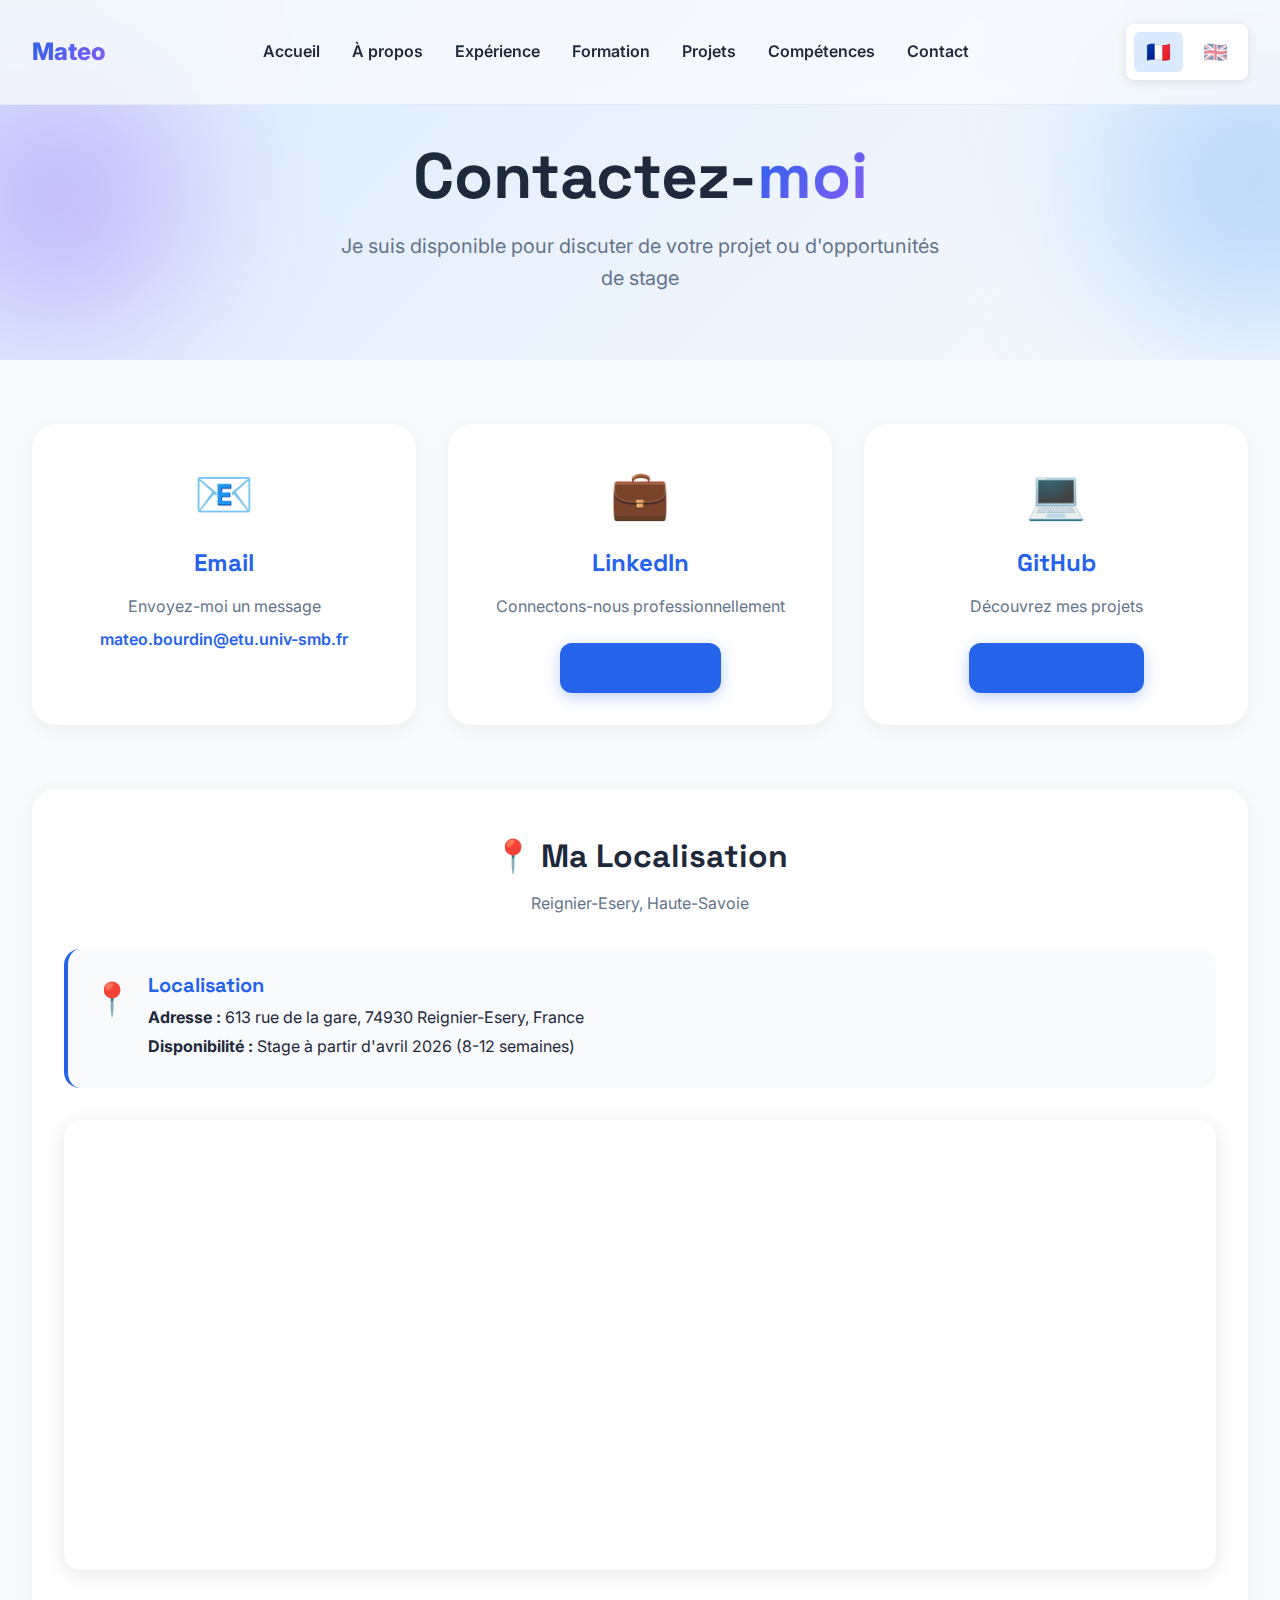
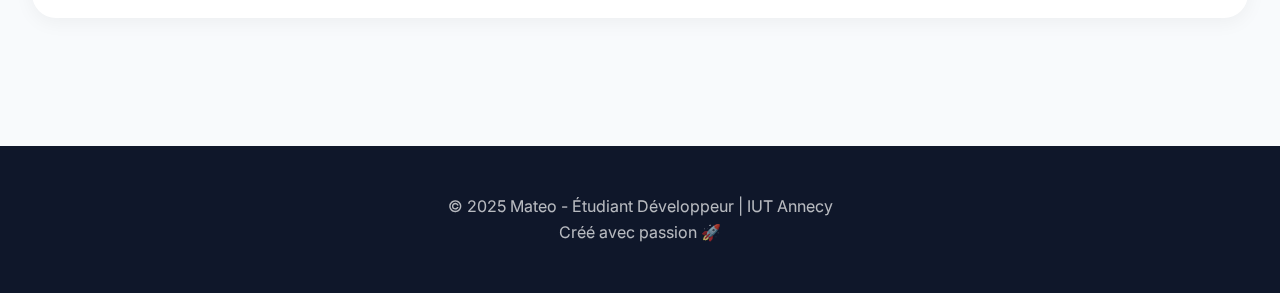
<file: contact.html>
<!DOCTYPE html>
<html lang="fr" class="scroll-smooth">
<head>
    <meta charset="UTF-8">
    <meta name="viewport" content="width=device-width, initial-scale=1.0">
    <title>Contact - Mateo | Portfolio</title>
    <meta name="description" content="Contactez Mateo pour un stage ou une collaboration. IUT Annecy, France.">

    <style>
        @import url('https://fonts.googleapis.com/css2?family=Inter:wght@300;400;600;700;800;900&family=Space+Grotesk:wght@400;600;700&display=swap');

        :root {
            --primary: #2563eb;
            --primary-dark: #1e40af;
            --primary-light: #60a5fa;
            --primary-lighter: #dbeafe;
            --text: #1e293b;
            --text-light: #64748b;
            --dark: #0f172a;
            --light: #f8fafc;
            --accent-green: #10b981;
            --accent-purple: #8b5cf6;
            --accent-orange: #f59e0b;
        }

        * {
            margin: 0;
            padding: 0;
            box-sizing: border-box;
        }

        html {
            scroll-behavior: smooth;
        }

        body {
            font-family: 'Inter', sans-serif;
            color: var(--text);
            background-color: var(--light);
            line-height: 1.6;
            overflow-x: hidden;
        }

        h1, h2, h3, h4 {
            font-family: 'Space Grotesk', sans-serif;
            font-weight: 700;
            line-height: 1.2;
        }

        .container {
            max-width: 1280px;
            margin: 0 auto;
            padding: 0 2rem;
        }

        /* Header */
        header {
            position: fixed;
            top: 0;
            left: 0;
            right: 0;
            z-index: 100;
            background: rgba(248, 250, 252, 0.8);
            backdrop-filter: blur(12px);
            border-bottom: 1px solid rgba(226, 232, 240, 0.8);
            transition: all 0.3s ease;
        }

        header.scrolled {
            background: rgba(248, 250, 252, 0.95);
            box-shadow: 0 4px 20px rgba(0, 0, 0, 0.05);
        }

        nav {
            display: flex;
            justify-content: space-between;
            align-items: center;
            padding: 1.5rem 0;
        }

        .logo {
            font-size: 1.5rem;
            font-weight: 800;
            background: linear-gradient(135deg, var(--primary), var(--accent-purple));
            -webkit-background-clip: text;
            -webkit-text-fill-color: transparent;
            background-clip: text;
            text-decoration: none;
        }

        .nav-links {
            display: flex;
            gap: 2rem;
            list-style: none;
        }

        .nav-links a {
            text-decoration: none;
            color: var(--text);
            font-weight: 600;
            transition: color 0.3s ease;
            position: relative;
        }

        .nav-links a::after {
            content: '';
            position: absolute;
            bottom: -4px;
            left: 0;
            width: 0;
            height: 2px;
            background: var(--primary);
            transition: width 0.3s ease;
        }

        .nav-links a:hover {
            color: var(--primary);
        }

        .nav-links a:hover::after {
            width: 100%;
        }

        /* Language Switcher */
        .lang-switcher {
            display: flex;
            gap: 0.5rem;
            align-items: center;
            background: white;
            padding: 0.5rem;
            border-radius: 0.5rem;
            box-shadow: 0 2px 10px rgba(0, 0, 0, 0.1);
        }

        .lang-btn {
            padding: 0.5rem 0.75rem;
            border: none;
            background: transparent;
            cursor: pointer;
            font-size: 1.25rem;
            border-radius: 0.375rem;
            transition: all 0.3s ease;
            opacity: 0.5;
        }

        .lang-btn.active {
            opacity: 1;
            background: var(--primary-lighter);
        }

        .lang-btn:hover {
            opacity: 1;
            transform: scale(1.1);
        }

        /* Burger Menu */
        .burger-menu {
            display: none;
            flex-direction: column;
            gap: 0.375rem;
            background: none;
            border: none;
            cursor: pointer;
            padding: 0.5rem;
            z-index: 101;
        }

        .burger-menu span {
            width: 25px;
            height: 3px;
            background: var(--text);
            border-radius: 2px;
            transition: all 0.3s ease;
        }

        .burger-menu.active span:nth-child(1) {
            transform: rotate(45deg) translate(8px, 8px);
        }

        .burger-menu.active span:nth-child(2) {
            opacity: 0;
        }

        .burger-menu.active span:nth-child(3) {
            transform: rotate(-45deg) translate(7px, -7px);
        }

        /* Contact Section */
        .contact-hero {
            min-height: 40vh;
            display: flex;
            align-items: center;
            padding-top: 120px;
            padding-bottom: 3rem;
            background: linear-gradient(135deg, var(--primary-lighter), var(--light));
            position: relative;
            overflow: hidden;
        }

        .floating-element {
            position: absolute;
            border-radius: 50%;
            filter: blur(80px);
            opacity: 0.4;
            animation: float 20s infinite ease-in-out;
        }

        .floating-1 {
            width: 300px;
            height: 300px;
            background: var(--primary-light);
            top: 10%;
            right: -10%;
        }

        .floating-2 {
            width: 250px;
            height: 250px;
            background: var(--accent-purple);
            bottom: 10%;
            left: -5%;
            animation-delay: 7s;
        }

        .contact-hero-content {
            position: relative;
            z-index: 2;
            text-align: center;
            width: 100%;
        }

        .contact-hero h1 {
            font-size: clamp(2.5rem, 6vw, 4rem);
            margin-bottom: 1rem;
        }

        .gradient-text {
            background: linear-gradient(135deg, var(--primary), var(--accent-purple));
            -webkit-background-clip: text;
            -webkit-text-fill-color: transparent;
            background-clip: text;
        }

        .contact-hero p {
            font-size: 1.25rem;
            color: var(--text-light);
            max-width: 600px;
            margin: 0 auto;
        }

        /* Contact Content */
        .contact-content {
            padding: 4rem 0;
        }

        .contact-grid {
            display: grid;
            grid-template-columns: repeat(auto-fit, minmax(300px, 1fr));
            gap: 2rem;
            margin-bottom: 4rem;
        }

        .contact-card {
            background: white;
            padding: 2rem;
            border-radius: 1.5rem;
            box-shadow: 0 4px 20px rgba(0, 0, 0, 0.05);
            transition: transform 0.3s ease, box-shadow 0.3s ease;
            text-align: center;
        }

        .contact-card:hover {
            transform: translateY(-5px);
            box-shadow: 0 8px 30px rgba(0, 0, 0, 0.1);
        }

        .contact-card .icon {
            font-size: 3rem;
            margin-bottom: 1rem;
        }

        .contact-card h3 {
            font-size: 1.5rem;
            margin-bottom: 1rem;
            color: var(--primary);
        }

        .contact-card p {
            color: var(--text-light);
            margin-bottom: 0.5rem;
        }

        .contact-card a {
            color: var(--primary);
            text-decoration: none;
            font-weight: 600;
            word-break: break-all;
            transition: color 0.3s ease;
        }

        .contact-card a:hover {
            color: var(--primary-dark);
            text-decoration: underline;
        }

        .social-btn {
            display: inline-flex;
            align-items: center;
            justify-content: center;
            gap: 0.5rem;
            padding: 0.75rem 1.5rem;
            background: var(--primary);
            color: white;
            text-decoration: none;
            border-radius: 0.75rem;
            font-weight: 600;
            transition: all 0.3s ease;
            box-shadow: 0 4px 15px rgba(37, 99, 235, 0.3);
            margin-top: 1rem;
        }

        .social-btn:hover {
            background: var(--primary-dark);
            transform: translateY(-2px);
            box-shadow: 0 6px 20px rgba(37, 99, 235, 0.4);
        }

        /* Map Section */
        .map-section {
            background: white;
            padding: 3rem 2rem;
            border-radius: 1.5rem;
            box-shadow: 0 4px 20px rgba(0, 0, 0, 0.05);
        }

        .map-section h2 {
            text-align: center;
            margin-bottom: 1rem;
            font-size: 2rem;
        }

        .map-section p {
            text-align: center;
            color: var(--text-light);
            margin-bottom: 2rem;
        }

        .address-info {
            display: flex;
            align-items: start;
            gap: 1rem;
            margin-bottom: 2rem;
            padding: 1.5rem;
            background: var(--light);
            border-radius: 1rem;
            border-left: 4px solid var(--primary);
        }

        .address-info .icon {
            font-size: 2rem;
            color: var(--primary);
        }

        .address-info .info {
            flex: 1;
        }

        .address-info h3 {
            font-size: 1.25rem;
            margin-bottom: 0.5rem;
            color: var(--primary);
        }

        .address-info p {
            text-align: left;
            margin: 0.25rem 0;
            color: var(--text);
        }

        .map-container {
            width: 100%;
            height: 450px;
            border-radius: 1rem;
            overflow: hidden;
            box-shadow: 0 4px 20px rgba(0, 0, 0, 0.1);
        }

        .map-container iframe {
            width: 100%;
            height: 100%;
            border: none;
        }

        /* Footer */
        footer {
            background: var(--dark);
            color: white;
            padding: 3rem 0;
            text-align: center;
            margin-top: 4rem;
        }

        footer p {
            opacity: 0.7;
        }

        /* Animations */
        @keyframes float {
            0%, 100% {
                transform: translate(0, 0);
            }
            25% {
                transform: translate(30px, -30px);
            }
            50% {
                transform: translate(-20px, 20px);
            }
            75% {
                transform: translate(20px, 10px);
            }
        }

        /* Responsive */
        @media (max-width: 768px) {
            nav {
                flex-direction: row;
                flex-wrap: wrap;
                gap: 1rem;
            }

            .burger-menu {
                display: flex;
                order: 2;
            }

            .logo {
                order: 1;
            }

            .lang-switcher {
                order: 3;
                margin-left: auto;
            }

            .nav-links {
                display: none;
                order: 4;
                flex-direction: column;
                width: 100%;
                gap: 0;
                background: rgba(248, 250, 252, 0.98);
                backdrop-filter: blur(12px);
                border-radius: 0.5rem;
                padding: 1rem 0;
                box-shadow: 0 4px 20px rgba(0, 0, 0, 0.1);
                margin-top: 1rem;
            }

            .nav-links.active {
                display: flex;
            }

            .nav-links li {
                width: 100%;
                text-align: center;
                padding: 0.75rem 0;
                border-bottom: 1px solid rgba(226, 232, 240, 0.5);
            }

            .nav-links li:last-child {
                border-bottom: none;
            }

            .nav-links a::after {
                display: none;
            }

            .contact-grid {
                grid-template-columns: 1fr;
            }

            .map-container {
                height: 350px;
            }
        }
    </style>
</head>
<body>
    <!-- Header -->
    <header id="header">
        <div class="container">
            <nav>
                <a href="index.html" class="logo">Mateo</a>
                <button class="burger-menu" aria-label="Toggle menu">
                    <span></span>
                    <span></span>
                    <span></span>
                </button>
                <ul class="nav-links">
                    <li><a href="index.html#accueil" data-i18n="nav.home">Accueil</a></li>
                    <li><a href="index.html#apropos" data-i18n="nav.about">À propos</a></li>
                    <li><a href="index.html#experience" data-i18n="nav.experience">Expérience</a></li>
                    <li><a href="index.html#formation" data-i18n="nav.education">Formation</a></li>
                    <li><a href="index.html#projets" data-i18n="nav.projects">Projets</a></li>
                    <li><a href="index.html#competences" data-i18n="nav.skills">Compétences</a></li>
                    <li><a href="contact.html" data-i18n="nav.contact">Contact</a></li>
                </ul>
                <div class="lang-switcher">
                    <button class="lang-btn active" data-lang="fr" title="Français">🇫🇷</button>
                    <button class="lang-btn" data-lang="en" title="English">🇬🇧</button>
                </div>
            </nav>
        </div>
    </header>

    <!-- Contact Hero -->
    <section class="contact-hero">
        <div class="floating-element floating-1"></div>
        <div class="floating-element floating-2"></div>

        <div class="container">
            <div class="contact-hero-content">
                <h1>
                    <span data-i18n="contact.hero.title">Contactez-</span><span class="gradient-text" data-i18n="contact.hero.me">moi</span>
                </h1>
                <p data-i18n="contact.hero.subtitle">Je suis disponible pour discuter de votre projet ou d'opportunités de stage</p>
            </div>
        </div>
    </section>

    <!-- Contact Content -->
    <section class="contact-content">
        <div class="container">
            <div class="contact-grid">
                <!-- Email Card -->
                <div class="contact-card">
                    <div class="icon">📧</div>
                    <h3 data-i18n="contact.email.title">Email</h3>
                    <p data-i18n="contact.email.subtitle">Envoyez-moi un message</p>
                    <a href="mailto:mateo.bourdin@etu.univ-smb.fr">mateo.bourdin@etu.univ-smb.fr</a>
                </div>

                <!-- LinkedIn Card -->
                <div class="contact-card">
                    <div class="icon">💼</div>
                    <h3 data-i18n="contact.linkedin.title">LinkedIn</h3>
                    <p data-i18n="contact.linkedin.subtitle">Connectons-nous professionnellement</p>
                    <a href="https://www.linkedin.com/in/BOURDINMateo/" target="_blank" class="social-btn">
                        <span data-i18n="contact.linkedin.button">Voir mon profil</span>
                    </a>
                </div>

                <!-- GitHub Card -->
                <div class="contact-card">
                    <div class="icon">💻</div>
                    <h3 data-i18n="contact.github.title">GitHub</h3>
                    <p data-i18n="contact.github.subtitle">Découvrez mes projets</p>
                    <a href="https://github.com/MateoBourdin" target="_blank" class="social-btn">
                        <span data-i18n="contact.github.button">Voir mon GitHub</span>
                    </a>
                </div>
            </div>

            <!-- Map Section -->
            <div class="map-section">
                <h2 data-i18n="contact.location.title">📍 Ma Localisation</h2>
                <p data-i18n="contact.location.subtitle">Reignier-Esery, Haute-Savoie</p>

                <div class="address-info">
                    <div class="icon">📍</div>
                    <div class="info">
                        <h3 data-i18n="contact.location.institution">Localisation</h3>
                        <p><strong data-i18n="contact.location.address">Adresse :</strong> 613 rue de la gare, 74930 Reignier-Esery, France</p>
                        <p><strong data-i18n="contact.location.availability">Disponibilité :</strong> <span data-i18n="contact.location.availabilityText">Stage à partir d'avril 2026 (8-12 semaines)</span></p>
                    </div>
                </div>

                <div class="map-container">
                    <!-- OpenStreetMap embedded map for 613 rue de la gare, Reignier-Esery -->
                    <iframe
                        src="https://www.openstreetmap.org/export/embed.html?bbox=6.258%2C46.132%2C6.268%2C46.142&layer=mapnik&marker=46.137%2C6.263"
                        allowfullscreen
                        loading="lazy"
                        referrerpolicy="no-referrer-when-downgrade">
                    </iframe>
                </div>
            </div>
        </div>
    </section>

    <!-- Footer -->
    <footer>
        <div class="container">
            <p data-i18n="footer.copyright">© 2025 Mateo - Étudiant Développeur | IUT Annecy</p>
            <p data-i18n="footer.signature">Créé avec passion 🚀</p>
        </div>
    </footer>

    <script>
        // Header scroll effect
        const header = document.getElementById('header');
        window.addEventListener('scroll', () => {
            if (window.scrollY > 50) {
                header.classList.add('scrolled');
            } else {
                header.classList.remove('scrolled');
            }
        });

        // Burger menu toggle
        const burgerMenu = document.querySelector('.burger-menu');
        const navLinks = document.querySelector('.nav-links');

        burgerMenu.addEventListener('click', () => {
            burgerMenu.classList.toggle('active');
            navLinks.classList.toggle('active');
        });

        // Close menu when clicking on a navigation link
        document.querySelectorAll('.nav-links a').forEach(link => {
            link.addEventListener('click', () => {
                burgerMenu.classList.remove('active');
                navLinks.classList.remove('active');
            });
        });

        // Language Switcher
        const translations = {
            fr: {
                nav: {
                    home: 'Accueil',
                    about: 'À propos',
                    experience: 'Expérience',
                    education: 'Formation',
                    projects: 'Projets',
                    skills: 'Compétences',
                    contact: 'Contact'
                },
                contact: {
                    hero: {
                        title: 'Contactez-',
                        me: 'moi',
                        subtitle: 'Je suis disponible pour discuter de votre projet ou d\'opportunités de stage'
                    },
                    email: {
                        title: 'Email',
                        subtitle: 'Envoyez-moi un message'
                    },
                    linkedin: {
                        title: 'LinkedIn',
                        subtitle: 'Connectons-nous professionnellement',
                        button: 'Voir mon profil'
                    },
                    github: {
                        title: 'GitHub',
                        subtitle: 'Découvrez mes projets',
                        button: 'Voir mon GitHub'
                    },
                    location: {
                        title: '📍 Ma Localisation',
                        subtitle: 'Reignier-Esery, Haute-Savoie',
                        institution: 'Localisation',
                        address: 'Adresse :',
                        availability: 'Disponibilité :',
                        availabilityText: 'Stage à partir d\'avril 2026 (8-12 semaines)'
                    }
                },
                footer: {
                    copyright: '© 2025 Mateo - Étudiant Développeur | IUT Annecy',
                    signature: 'Créé avec passion 🚀'
                }
            },
            en: {
                nav: {
                    home: 'Home',
                    about: 'About',
                    experience: 'Experience',
                    education: 'Education',
                    projects: 'Projects',
                    skills: 'Skills',
                    contact: 'Contact'
                },
                contact: {
                    hero: {
                        title: 'Contact ',
                        me: 'Me',
                        subtitle: 'I\'m available to discuss your project or internship opportunities'
                    },
                    email: {
                        title: 'Email',
                        subtitle: 'Send me a message'
                    },
                    linkedin: {
                        title: 'LinkedIn',
                        subtitle: 'Let\'s connect professionally',
                        button: 'View my profile'
                    },
                    github: {
                        title: 'GitHub',
                        subtitle: 'Discover my projects',
                        button: 'View my GitHub'
                    },
                    location: {
                        title: '📍 My Location',
                        subtitle: 'Reignier-Esery, Haute-Savoie',
                        institution: 'Location',
                        address: 'Address:',
                        availability: 'Availability:',
                        availabilityText: 'Internship from April 2026 (8-12 weeks)'
                    }
                },
                footer: {
                    copyright: '© 2025 Mateo - Student Developer | IUT Annecy',
                    signature: 'Created with passion 🚀'
                }
            }
        };

        // Get nested translation value
        function getNestedTranslation(obj, path) {
            return path.split('.').reduce((prev, curr) => prev?.[curr], obj);
        }

        // Change language function
        function changeLanguage(lang) {
            // Save preference
            localStorage.setItem('preferredLanguage', lang);

            // Update HTML lang attribute
            document.documentElement.lang = lang;

            // Update meta tags
            const titles = {
                fr: 'Contact - Mateo | Portfolio',
                en: 'Contact - Mateo | Portfolio'
            };
            document.title = titles[lang];

            // Update all elements with data-i18n
            document.querySelectorAll('[data-i18n]').forEach(element => {
                const key = element.getAttribute('data-i18n');
                const translation = getNestedTranslation(translations[lang], key);
                if (translation) {
                    element.textContent = translation;
                }
            });

            // Update active button
            document.querySelectorAll('.lang-btn').forEach(btn => {
                btn.classList.remove('active');
                if (btn.getAttribute('data-lang') === lang) {
                    btn.classList.add('active');
                }
            });
        }

        // Language button click handlers
        document.querySelectorAll('.lang-btn').forEach(btn => {
            btn.addEventListener('click', () => {
                const lang = btn.getAttribute('data-lang');
                changeLanguage(lang);
            });
        });

        // Load saved language preference or default to French
        const savedLang = localStorage.getItem('preferredLanguage') || 'fr';
        changeLanguage(savedLang);
    </script>
</body>
</html>
</file>
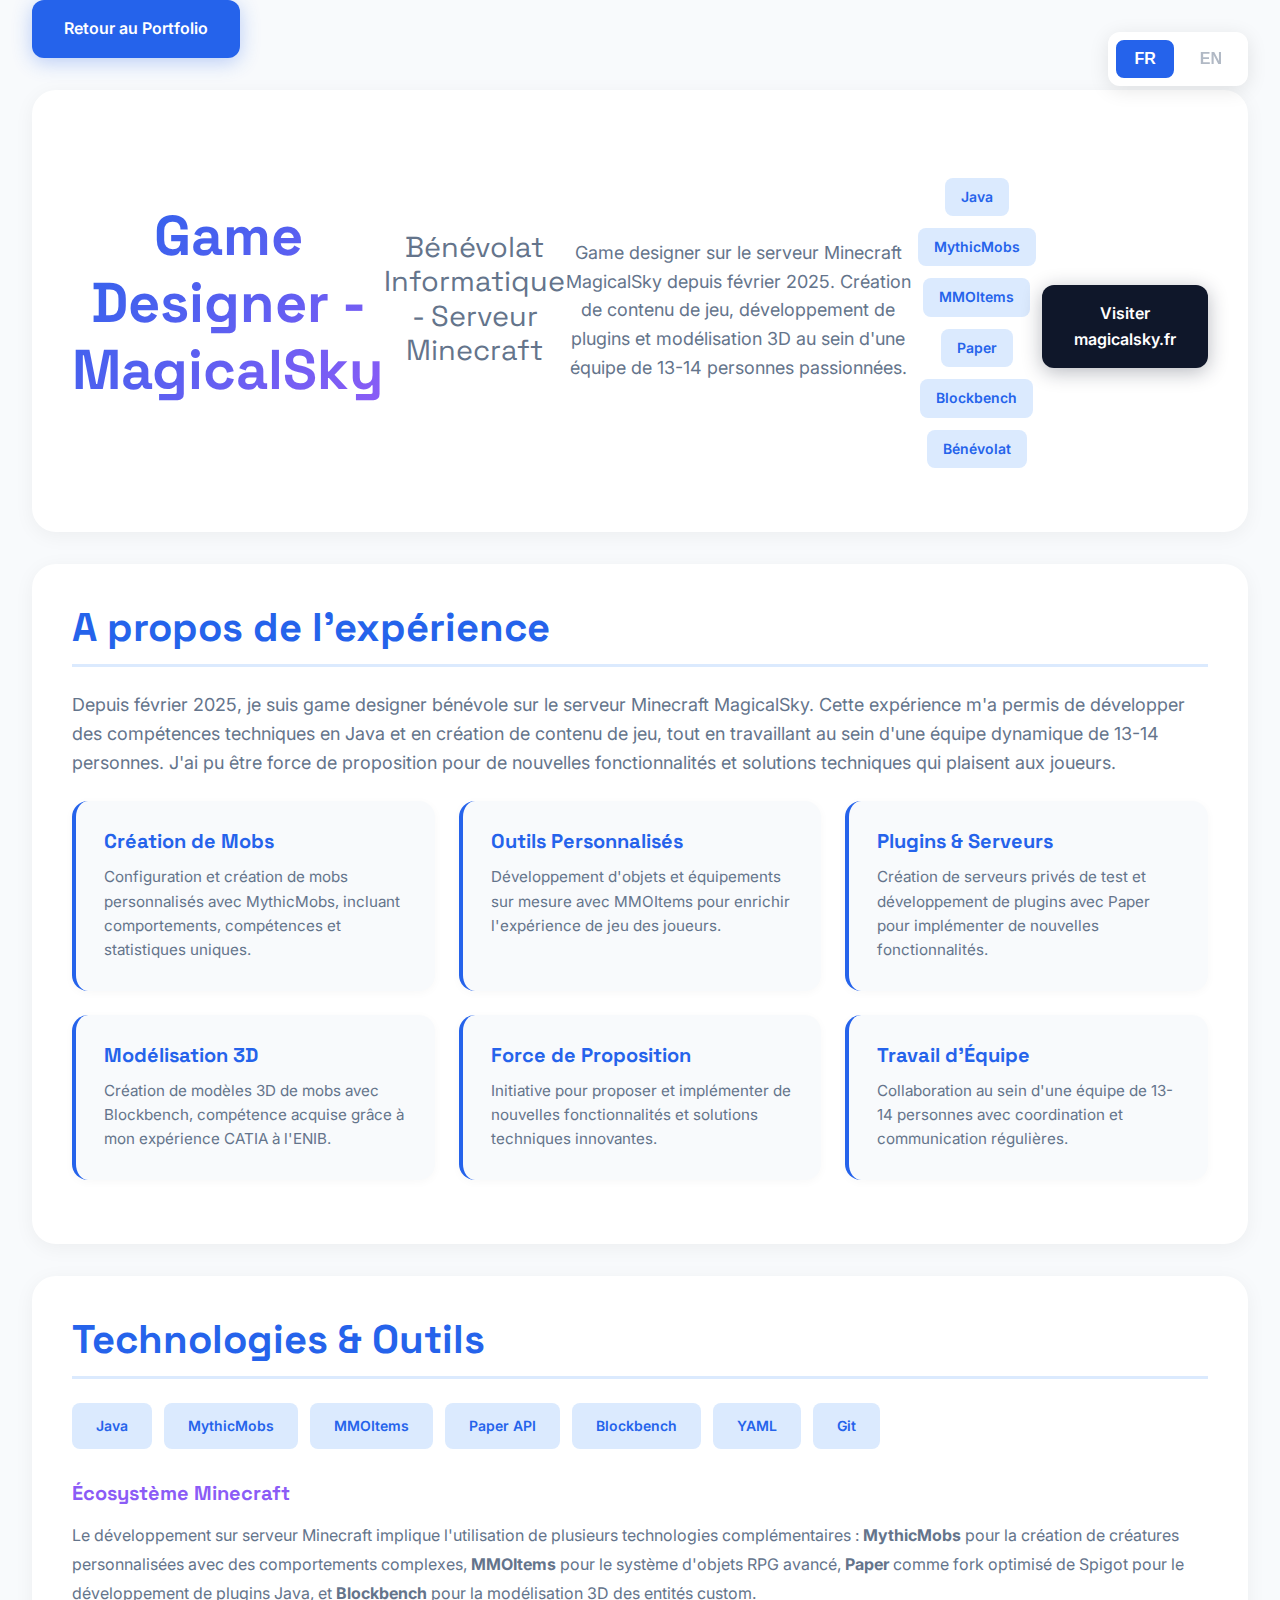
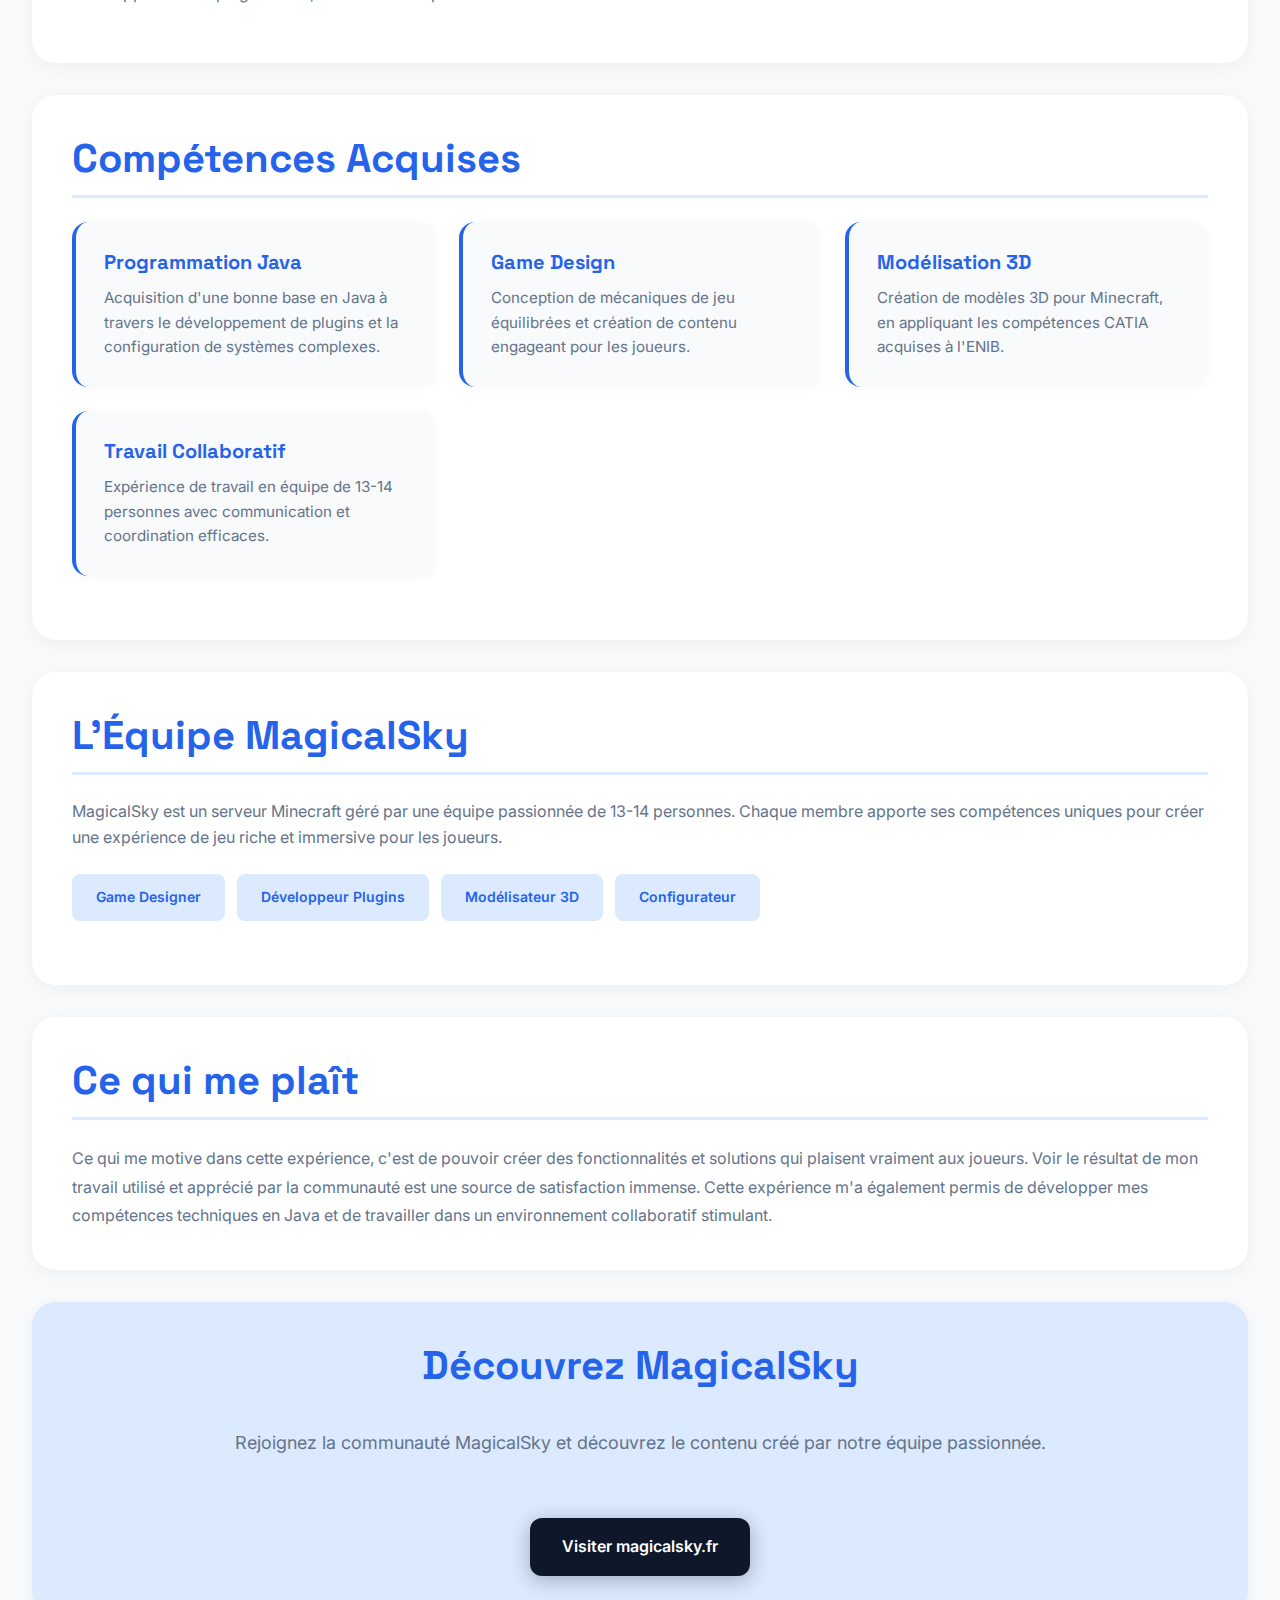
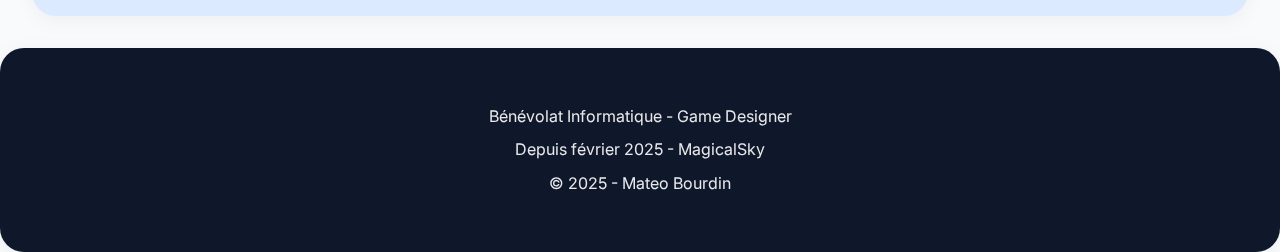
<file: projects/magicalsky.html>
<!DOCTYPE html>
<html lang="fr">
<head>
    <meta charset="UTF-8">
    <meta name="viewport" content="width=device-width, initial-scale=1.0">
    <meta name="description" content="Game Designer - MagicalSky - Expérience de bénévolat en informatique sur serveur Minecraft">
    <title>Game Designer - MagicalSky - Portfolio</title>
    <link rel="stylesheet" href="../styles.css">
</head>
<body>
    <!-- Language Switcher -->
    <div class="language-switcher">
        <button class="lang-btn active" onclick="changeLanguage('fr')">FR</button>
        <button class="lang-btn" onclick="changeLanguage('en')">EN</button>
    </div>

    <div class="container">
        <!-- Back Button -->
        <a href="../index.html#experience" class="back-btn" data-i18n="nav.back">Retour au Portfolio</a>

        <!-- Hero Section -->
        <div class="hero project-hero">
            <h1 data-i18n="hero.title">Game Designer - MagicalSky</h1>
            <h2 data-i18n="hero.subtitle">Bénévolat Informatique - Serveur Minecraft</h2>
            <p data-i18n="hero.description">
                Game designer sur le serveur Minecraft MagicalSky depuis février 2025. Création de contenu de jeu,
                développement de plugins et modélisation 3D au sein d'une équipe de 13-14 personnes passionnées.
            </p>

            <div class="badges">
                <span class="badge">Java</span>
                <span class="badge">MythicMobs</span>
                <span class="badge">MMOItems</span>
                <span class="badge">Paper</span>
                <span class="badge">Blockbench</span>
                <span class="badge" data-i18n="hero.badge.volunteer">Bénévolat</span>
            </div>

            <a href="https://magicalsky.fr" class="github-btn" target="_blank" data-i18n="hero.website">
                Visiter magicalsky.fr
            </a>
        </div>

        <!-- Description Section -->
        <div class="section">
            <h3 data-i18n="about.title">A propos de l'expérience</h3>
            <p style="font-size: 1.125rem; margin-bottom: 1.5rem; color: var(--text-light);" data-i18n="about.description">
                Depuis février 2025, je suis game designer bénévole sur le serveur Minecraft MagicalSky. Cette expérience
                m'a permis de développer des compétences techniques en Java et en création de contenu de jeu, tout en
                travaillant au sein d'une équipe dynamique de 13-14 personnes. J'ai pu être force de proposition pour
                de nouvelles fonctionnalités et solutions techniques qui plaisent aux joueurs.
            </p>

            <div class="features-grid">
                <div class="feature-card">
                    <h4 data-i18n="features.mobs.title">Création de Mobs</h4>
                    <p data-i18n="features.mobs.desc">Configuration et création de mobs personnalisés avec MythicMobs, incluant comportements, compétences et statistiques uniques.</p>
                </div>
                <div class="feature-card">
                    <h4 data-i18n="features.items.title">Outils Personnalisés</h4>
                    <p data-i18n="features.items.desc">Développement d'objets et équipements sur mesure avec MMOItems pour enrichir l'expérience de jeu des joueurs.</p>
                </div>
                <div class="feature-card">
                    <h4 data-i18n="features.plugins.title">Plugins & Serveurs</h4>
                    <p data-i18n="features.plugins.desc">Création de serveurs privés de test et développement de plugins avec Paper pour implémenter de nouvelles fonctionnalités.</p>
                </div>
                <div class="feature-card">
                    <h4 data-i18n="features.modeling.title">Modélisation 3D</h4>
                    <p data-i18n="features.modeling.desc">Création de modèles 3D de mobs avec Blockbench, compétence acquise grâce à mon expérience CATIA à l'ENIB.</p>
                </div>
                <div class="feature-card">
                    <h4 data-i18n="features.initiative.title">Force de Proposition</h4>
                    <p data-i18n="features.initiative.desc">Initiative pour proposer et implémenter de nouvelles fonctionnalités et solutions techniques innovantes.</p>
                </div>
                <div class="feature-card">
                    <h4 data-i18n="features.team.title">Travail d'Équipe</h4>
                    <p data-i18n="features.team.desc">Collaboration au sein d'une équipe de 13-14 personnes avec coordination et communication régulières.</p>
                </div>
            </div>
        </div>

        <!-- Technical Stack Section -->
        <div class="section">
            <h3 data-i18n="tech.title">Technologies & Outils</h3>
            <div class="tech-stack">
                <div class="tech-item">Java</div>
                <div class="tech-item">MythicMobs</div>
                <div class="tech-item">MMOItems</div>
                <div class="tech-item">Paper API</div>
                <div class="tech-item">Blockbench</div>
                <div class="tech-item">YAML</div>
                <div class="tech-item">Git</div>
            </div>

            <h4 style="color: var(--accent-purple); margin: 2rem 0 1rem; font-size: 1.25rem;" data-i18n="tech.minecraft.title">Écosystème Minecraft</h4>
            <p style="color: var(--text-light); line-height: 1.8; margin-bottom: 1rem;" data-i18n="tech.minecraft.desc">
                Le développement sur serveur Minecraft implique l'utilisation de plusieurs technologies complémentaires :
                <strong>MythicMobs</strong> pour la création de créatures personnalisées avec des comportements complexes,
                <strong>MMOItems</strong> pour le système d'objets RPG avancé,
                <strong>Paper</strong> comme fork optimisé de Spigot pour le développement de plugins Java,
                et <strong>Blockbench</strong> pour la modélisation 3D des entités custom.
            </p>
        </div>

        <!-- Skills Acquired Section -->
        <div class="section">
            <h3 data-i18n="learning.title">Compétences Acquises</h3>
            <div class="features-grid">
                <div class="feature-card">
                    <h4 data-i18n="learning.java.title">Programmation Java</h4>
                    <p data-i18n="learning.java.desc">Acquisition d'une bonne base en Java à travers le développement de plugins et la configuration de systèmes complexes.</p>
                </div>
                <div class="feature-card">
                    <h4 data-i18n="learning.gamedesign.title">Game Design</h4>
                    <p data-i18n="learning.gamedesign.desc">Conception de mécaniques de jeu équilibrées et création de contenu engageant pour les joueurs.</p>
                </div>
                <div class="feature-card">
                    <h4 data-i18n="learning.3d.title">Modélisation 3D</h4>
                    <p data-i18n="learning.3d.desc">Création de modèles 3D pour Minecraft, en appliquant les compétences CATIA acquises à l'ENIB.</p>
                </div>
                <div class="feature-card">
                    <h4 data-i18n="learning.teamwork.title">Travail Collaboratif</h4>
                    <p data-i18n="learning.teamwork.desc">Expérience de travail en équipe de 13-14 personnes avec communication et coordination efficaces.</p>
                </div>
            </div>
        </div>

        <!-- Team Section -->
        <div class="section">
            <h3 data-i18n="team.title">L'Équipe MagicalSky</h3>
            <p style="color: var(--text-light); margin-bottom: 1rem;" data-i18n="team.description">
                MagicalSky est un serveur Minecraft géré par une équipe passionnée de 13-14 personnes.
                Chaque membre apporte ses compétences uniques pour créer une expérience de jeu riche et immersive pour les joueurs.
            </p>
            <div class="tech-stack">
                <div class="tech-item" data-i18n="team.role.gamedesign">Game Designer</div>
                <div class="tech-item" data-i18n="team.role.dev">Développeur Plugins</div>
                <div class="tech-item" data-i18n="team.role.modeler">Modélisateur 3D</div>
                <div class="tech-item" data-i18n="team.role.config">Configurateur</div>
            </div>
        </div>

        <!-- Motivation Section -->
        <div class="section">
            <h3 data-i18n="motivation.title">Ce qui me plaît</h3>
            <p style="color: var(--text-light); line-height: 1.8;" data-i18n="motivation.description">
                Ce qui me motive dans cette expérience, c'est de pouvoir créer des fonctionnalités et solutions
                qui plaisent vraiment aux joueurs. Voir le résultat de mon travail utilisé et apprécié par la communauté
                est une source de satisfaction immense. Cette expérience m'a également permis de développer mes compétences
                techniques en Java et de travailler dans un environnement collaboratif stimulant.
            </p>
        </div>

        <!-- CTA Section -->
        <div class="section" style="text-align: center; background: var(--primary-lighter);">
            <h3 style="margin-bottom: 1.5rem;" data-i18n="cta.title">Découvrez MagicalSky</h3>
            <p style="font-size: 1.125rem; margin-bottom: 1.75rem; color: var(--text-light);" data-i18n="cta.description">
                Rejoignez la communauté MagicalSky et découvrez le contenu créé par notre équipe passionnée.
            </p>
            <a href="https://magicalsky.fr" class="github-btn" target="_blank" data-i18n="cta.button">
                Visiter magicalsky.fr
            </a>
        </div>
    </div>

    <!-- Footer -->
    <div class="footer">
        <p data-i18n="footer.experience">Bénévolat Informatique - Game Designer</p>
        <p data-i18n="footer.context">Depuis février 2025 - MagicalSky</p>
        <p>© 2025 - Mateo Bourdin</p>
    </div>

    <script>
        // i18n translations
        const translations = {
            fr: {
                nav: {
                    back: "Retour au Portfolio"
                },
                hero: {
                    title: "Game Designer - MagicalSky",
                    subtitle: "Bénévolat Informatique - Serveur Minecraft",
                    description: "Game designer sur le serveur Minecraft MagicalSky depuis février 2025. Création de contenu de jeu, développement de plugins et modélisation 3D au sein d'une équipe de 13-14 personnes passionnées.",
                    badge: {
                        volunteer: "Bénévolat"
                    },
                    website: "Visiter magicalsky.fr"
                },
                about: {
                    title: "A propos de l'expérience",
                    description: "Depuis février 2025, je suis game designer bénévole sur le serveur Minecraft MagicalSky. Cette expérience m'a permis de développer des compétences techniques en Java et en création de contenu de jeu, tout en travaillant au sein d'une équipe dynamique de 13-14 personnes. J'ai pu être force de proposition pour de nouvelles fonctionnalités et solutions techniques qui plaisent aux joueurs."
                },
                features: {
                    mobs: {
                        title: "Création de Mobs",
                        desc: "Configuration et création de mobs personnalisés avec MythicMobs, incluant comportements, compétences et statistiques uniques."
                    },
                    items: {
                        title: "Outils Personnalisés",
                        desc: "Développement d'objets et équipements sur mesure avec MMOItems pour enrichir l'expérience de jeu des joueurs."
                    },
                    plugins: {
                        title: "Plugins & Serveurs",
                        desc: "Création de serveurs privés de test et développement de plugins avec Paper pour implémenter de nouvelles fonctionnalités."
                    },
                    modeling: {
                        title: "Modélisation 3D",
                        desc: "Création de modèles 3D de mobs avec Blockbench, compétence acquise grâce à mon expérience CATIA à l'ENIB."
                    },
                    initiative: {
                        title: "Force de Proposition",
                        desc: "Initiative pour proposer et implémenter de nouvelles fonctionnalités et solutions techniques innovantes."
                    },
                    team: {
                        title: "Travail d'Équipe",
                        desc: "Collaboration au sein d'une équipe de 13-14 personnes avec coordination et communication régulières."
                    }
                },
                tech: {
                    title: "Technologies & Outils",
                    minecraft: {
                        title: "Écosystème Minecraft",
                        desc: "Le développement sur serveur Minecraft implique l'utilisation de plusieurs technologies complémentaires : <strong>MythicMobs</strong> pour la création de créatures personnalisées avec des comportements complexes, <strong>MMOItems</strong> pour le système d'objets RPG avancé, <strong>Paper</strong> comme fork optimisé de Spigot pour le développement de plugins Java, et <strong>Blockbench</strong> pour la modélisation 3D des entités custom."
                    }
                },
                learning: {
                    title: "Compétences Acquises",
                    java: {
                        title: "Programmation Java",
                        desc: "Acquisition d'une bonne base en Java à travers le développement de plugins et la configuration de systèmes complexes."
                    },
                    gamedesign: {
                        title: "Game Design",
                        desc: "Conception de mécaniques de jeu équilibrées et création de contenu engageant pour les joueurs."
                    },
                    "3d": {
                        title: "Modélisation 3D",
                        desc: "Création de modèles 3D pour Minecraft, en appliquant les compétences CATIA acquises à l'ENIB."
                    },
                    teamwork: {
                        title: "Travail Collaboratif",
                        desc: "Expérience de travail en équipe de 13-14 personnes avec communication et coordination efficaces."
                    }
                },
                team: {
                    title: "L'Équipe MagicalSky",
                    description: "MagicalSky est un serveur Minecraft géré par une équipe passionnée de 13-14 personnes. Chaque membre apporte ses compétences uniques pour créer une expérience de jeu riche et immersive pour les joueurs.",
                    role: {
                        gamedesign: "Game Designer",
                        dev: "Développeur Plugins",
                        modeler: "Modélisateur 3D",
                        config: "Configurateur"
                    }
                },
                motivation: {
                    title: "Ce qui me plaît",
                    description: "Ce qui me motive dans cette expérience, c'est de pouvoir créer des fonctionnalités et solutions qui plaisent vraiment aux joueurs. Voir le résultat de mon travail utilisé et apprécié par la communauté est une source de satisfaction immense. Cette expérience m'a également permis de développer mes compétences techniques en Java et de travailler dans un environnement collaboratif stimulant."
                },
                cta: {
                    title: "Découvrez MagicalSky",
                    description: "Rejoignez la communauté MagicalSky et découvrez le contenu créé par notre équipe passionnée.",
                    button: "Visiter magicalsky.fr"
                },
                footer: {
                    experience: "Bénévolat Informatique - Game Designer",
                    context: "Depuis février 2025 - MagicalSky"
                }
            },
            en: {
                nav: {
                    back: "Back to Portfolio"
                },
                hero: {
                    title: "Game Designer - MagicalSky",
                    subtitle: "IT Volunteering - Minecraft Server",
                    description: "Game designer on the Minecraft server MagicalSky since February 2025. Game content creation, plugin development and 3D modeling within a team of 13-14 passionate people.",
                    badge: {
                        volunteer: "Volunteering"
                    },
                    website: "Visit magicalsky.fr"
                },
                about: {
                    title: "About the Experience",
                    description: "Since February 2025, I have been a volunteer game designer on the Minecraft server MagicalSky. This experience has allowed me to develop technical skills in Java and game content creation, while working within a dynamic team of 13-14 people. I have been proactive in proposing new features and technical solutions that players enjoy."
                },
                features: {
                    mobs: {
                        title: "Mob Creation",
                        desc: "Configuration and creation of custom mobs with MythicMobs, including unique behaviors, skills and statistics."
                    },
                    items: {
                        title: "Custom Tools",
                        desc: "Development of custom items and equipment with MMOItems to enrich the gaming experience for players."
                    },
                    plugins: {
                        title: "Plugins & Servers",
                        desc: "Creation of private test servers and plugin development with Paper to implement new features."
                    },
                    modeling: {
                        title: "3D Modeling",
                        desc: "Creation of 3D mob models with Blockbench, a skill acquired through my CATIA experience at ENIB."
                    },
                    initiative: {
                        title: "Proactive Initiative",
                        desc: "Initiative to propose and implement new innovative features and technical solutions."
                    },
                    team: {
                        title: "Teamwork",
                        desc: "Collaboration within a team of 13-14 people with regular coordination and communication."
                    }
                },
                tech: {
                    title: "Technologies & Tools",
                    minecraft: {
                        title: "Minecraft Ecosystem",
                        desc: "Minecraft server development involves using several complementary technologies: <strong>MythicMobs</strong> for creating custom creatures with complex behaviors, <strong>MMOItems</strong> for the advanced RPG item system, <strong>Paper</strong> as an optimized fork of Spigot for Java plugin development, and <strong>Blockbench</strong> for 3D modeling of custom entities."
                    }
                },
                learning: {
                    title: "Skills Acquired",
                    java: {
                        title: "Java Programming",
                        desc: "Acquisition of a good foundation in Java through plugin development and complex system configuration."
                    },
                    gamedesign: {
                        title: "Game Design",
                        desc: "Design of balanced game mechanics and creation of engaging content for players."
                    },
                    "3d": {
                        title: "3D Modeling",
                        desc: "Creation of 3D models for Minecraft, applying CATIA skills acquired at ENIB."
                    },
                    teamwork: {
                        title: "Collaborative Work",
                        desc: "Experience working in a team of 13-14 people with effective communication and coordination."
                    }
                },
                team: {
                    title: "The MagicalSky Team",
                    description: "MagicalSky is a Minecraft server managed by a passionate team of 13-14 people. Each member brings their unique skills to create a rich and immersive gaming experience for players.",
                    role: {
                        gamedesign: "Game Designer",
                        dev: "Plugin Developer",
                        modeler: "3D Modeler",
                        config: "Configurator"
                    }
                },
                motivation: {
                    title: "What I Enjoy",
                    description: "What motivates me in this experience is being able to create features and solutions that players truly enjoy. Seeing the result of my work being used and appreciated by the community is a source of immense satisfaction. This experience has also allowed me to develop my technical skills in Java and work in a stimulating collaborative environment."
                },
                cta: {
                    title: "Discover MagicalSky",
                    description: "Join the MagicalSky community and discover the content created by our passionate team.",
                    button: "Visit magicalsky.fr"
                },
                footer: {
                    experience: "IT Volunteering - Game Designer",
                    context: "Since February 2025 - MagicalSky"
                }
            }
        };

        // Get saved language or default to French
        let currentLang = localStorage.getItem('preferredLanguage') || 'fr';

        // Change language function
        function changeLanguage(lang) {
            currentLang = lang;
            localStorage.setItem('preferredLanguage', lang);

            // Update HTML lang attribute
            document.documentElement.lang = lang;

            // Update all elements with data-i18n
            document.querySelectorAll('[data-i18n]').forEach(element => {
                const keys = element.getAttribute('data-i18n').split('.');
                let translation = translations[lang];

                for (const key of keys) {
                    translation = translation[key];
                }

                element.innerHTML = translation;
            });

            // Update active button
            document.querySelectorAll('.lang-btn').forEach(btn => {
                btn.classList.remove('active');
                if (btn.onclick.toString().includes(`'${lang}'`)) {
                    btn.classList.add('active');
                }
            });
        }

        // Initialize language on page load
        document.addEventListener('DOMContentLoaded', () => {
            if (currentLang === 'en') {
                changeLanguage('en');
            } else {
                changeLanguage('fr');
            }
        });
    </script>
</body>
</html>
</file>
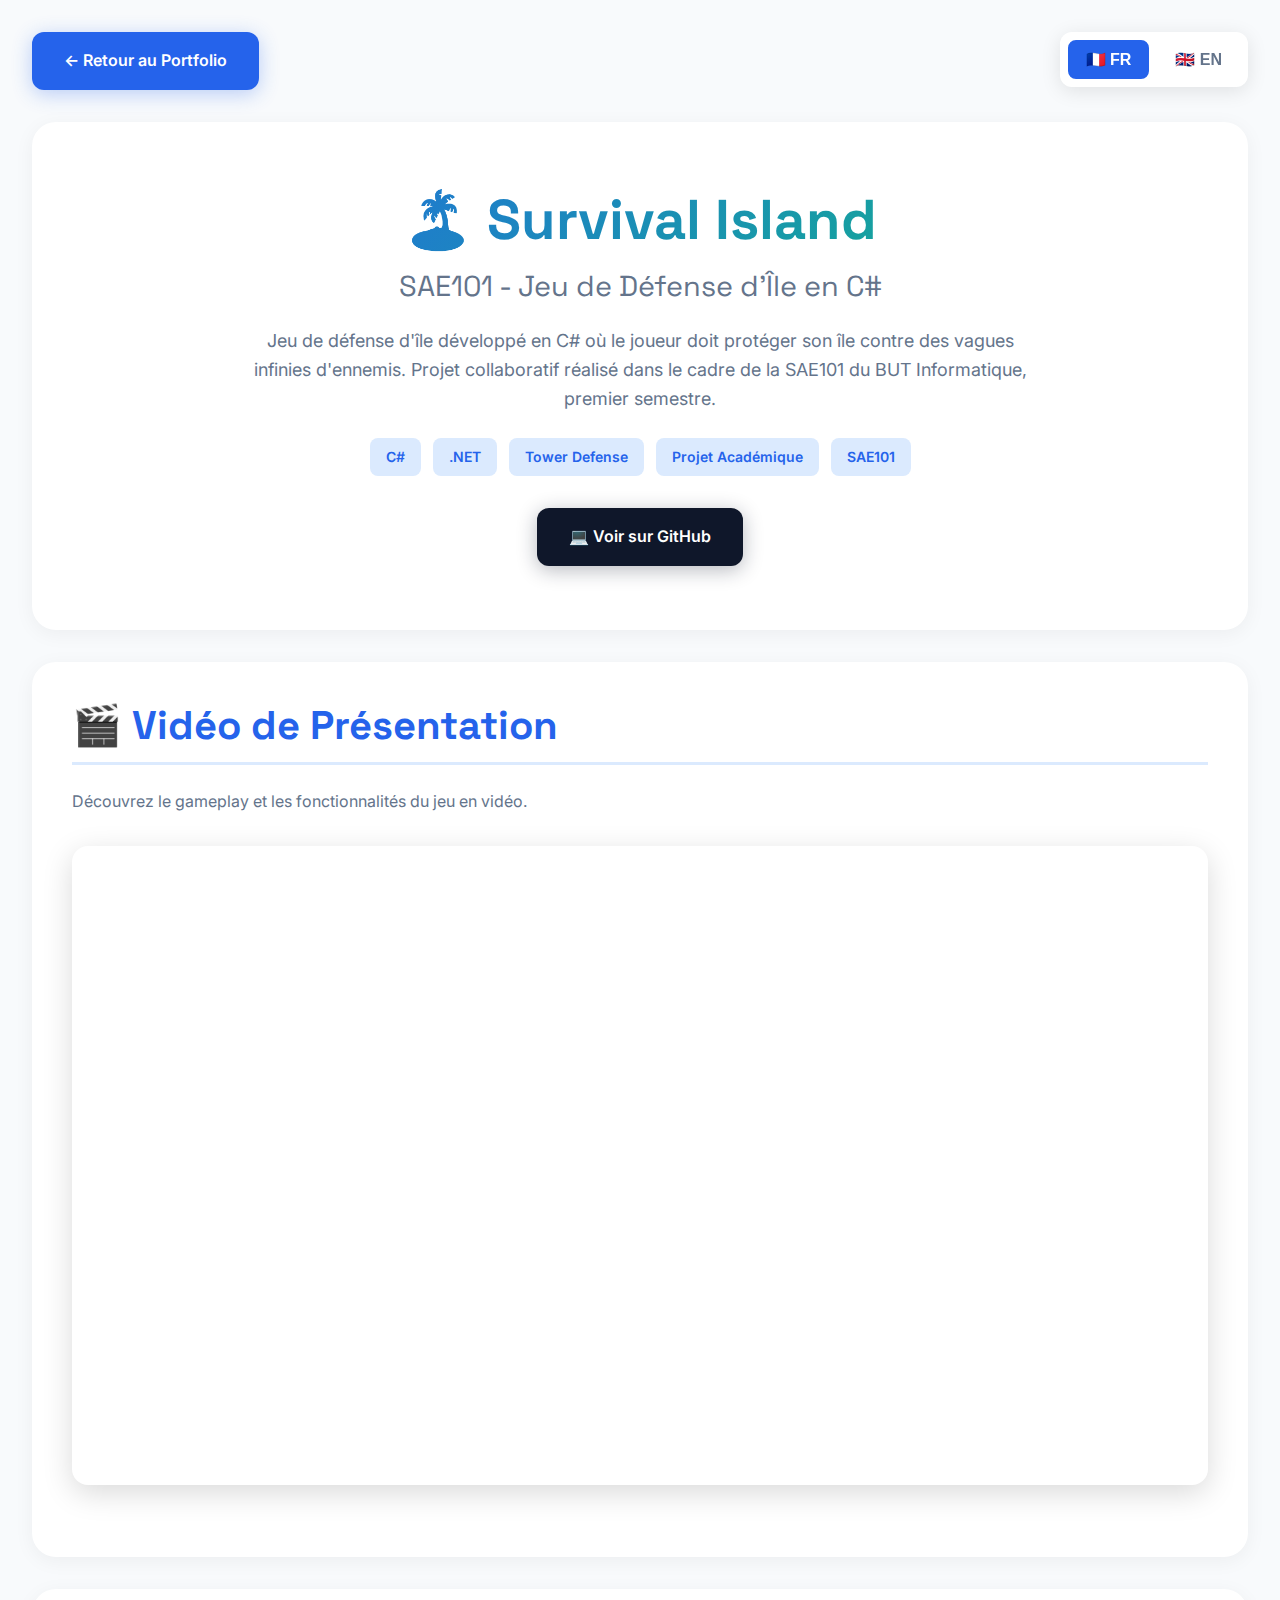
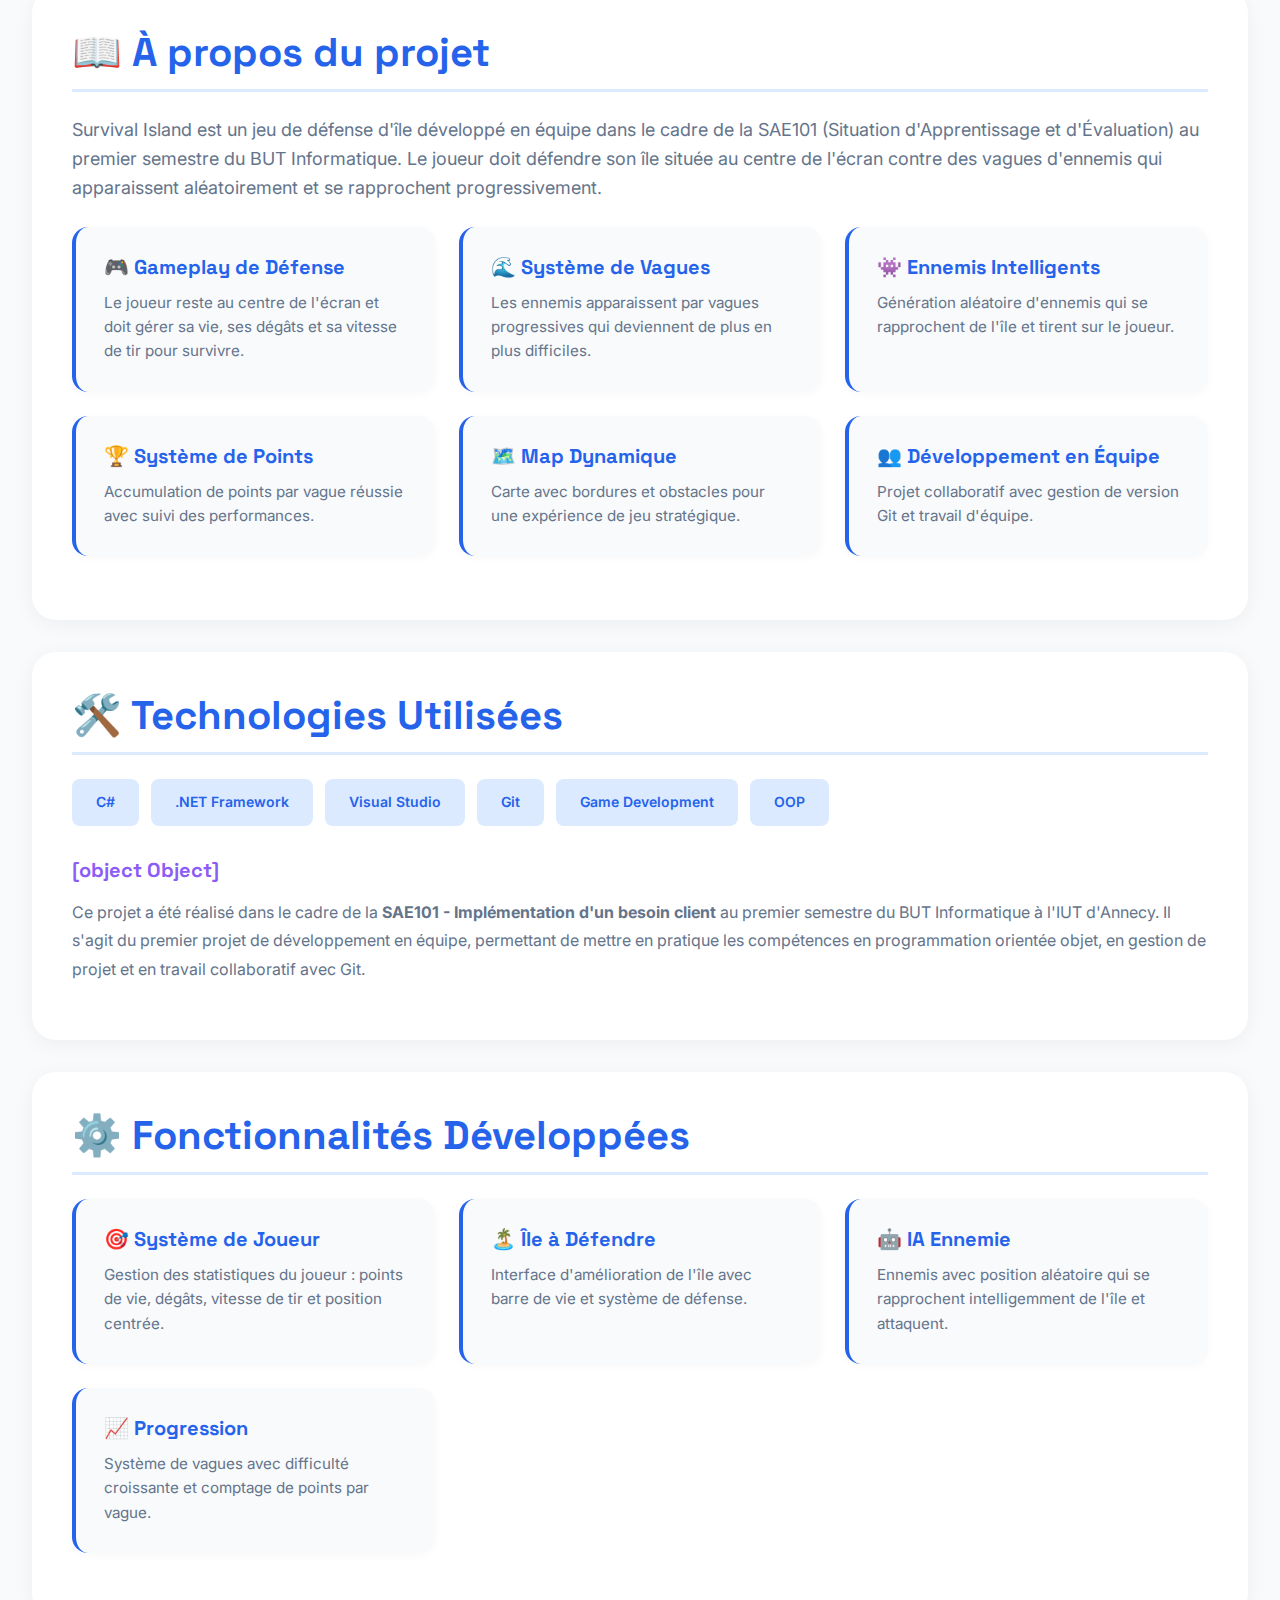
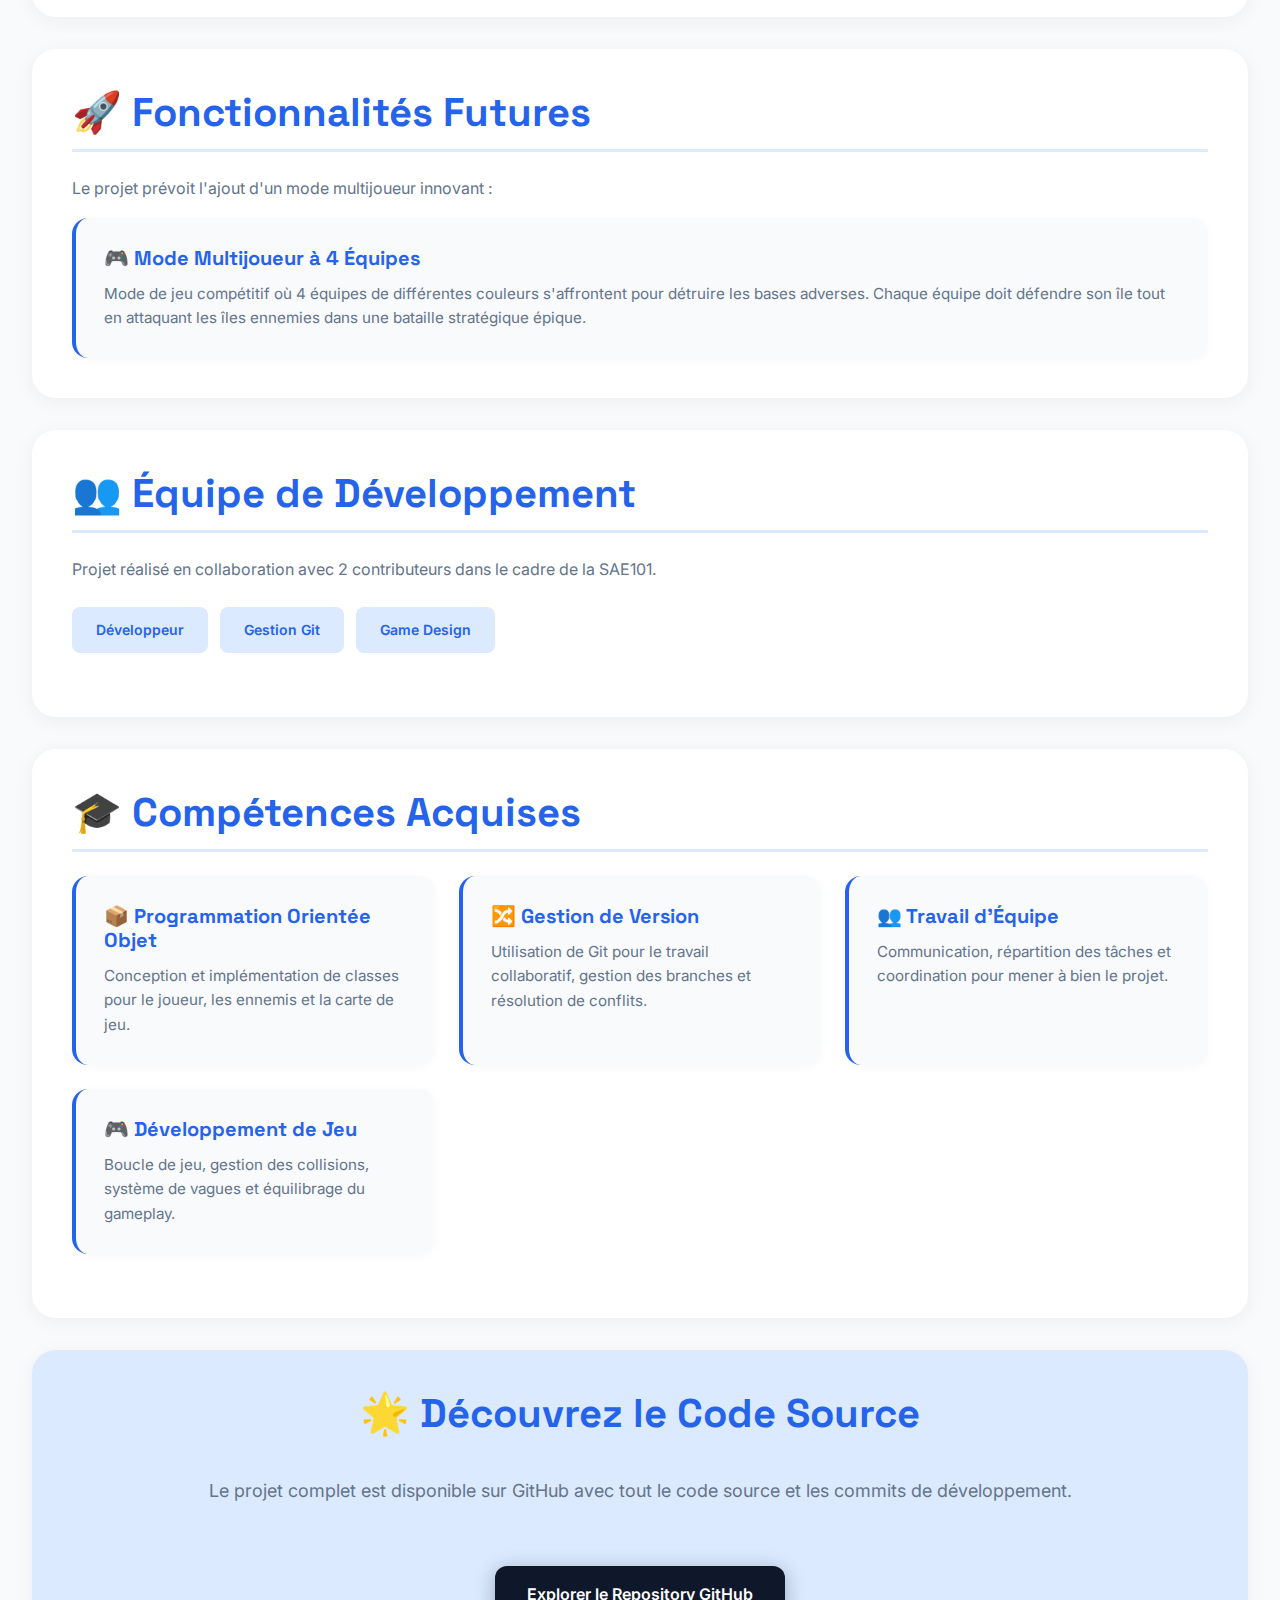
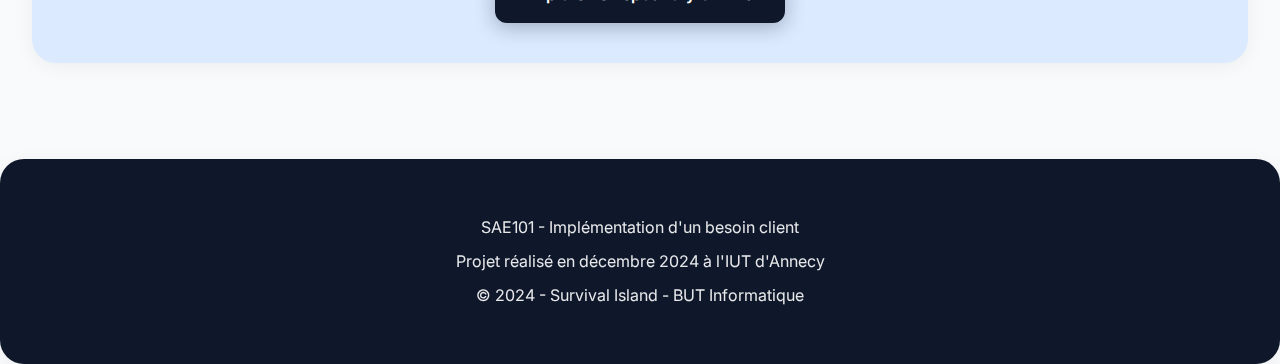
<file: projects/sae101.html>
<!DOCTYPE html>
<html lang="fr">
<head>
    <meta charset="UTF-8">
    <meta name="viewport" content="width=device-width, initial-scale=1.0">
    <meta name="description" content="Survival Island - SAE101 - Island Defense Game in C#">
    <title>Survival Island - SAE101 - Portfolio Project</title>
    <style>
        @import url('https://fonts.googleapis.com/css2?family=Inter:wght@300;400;600;700;800;900&family=Space+Grotesk:wght@400;600;700&display=swap');

        :root {
            --primary: #2563eb;
            --primary-dark: #1e40af;
            --primary-light: #60a5fa;
            --primary-lighter: #dbeafe;
            --text: #1e293b;
            --text-light: #64748b;
            --dark: #0f172a;
            --light: #f8fafc;
            --accent-green: #10b981;
            --accent-purple: #8b5cf6;
            --accent-orange: #f59e0b;
        }

        * {
            margin: 0;
            padding: 0;
            box-sizing: border-box;
        }

        body {
            font-family: 'Inter', sans-serif;
            background-color: var(--light);
            color: var(--text);
            line-height: 1.6;
        }

        h1, h2, h3, h4 {
            font-family: 'Space Grotesk', sans-serif;
            font-weight: 700;
            line-height: 1.2;
        }

        .container {
            max-width: 1280px;
            margin: 0 auto;
            padding: 2rem;
        }

        /* Back Button */
        .back-btn {
            display: inline-flex;
            align-items: center;
            gap: 0.5rem;
            padding: 1rem 2rem;
            background: var(--primary);
            color: white;
            text-decoration: none;
            border-radius: 0.75rem;
            font-weight: 600;
            margin-bottom: 2rem;
            transition: all 0.3s ease;
            box-shadow: 0 4px 20px rgba(37, 99, 235, 0.3);
        }

        .back-btn:hover {
            background: var(--primary-dark);
            transform: translateY(-2px);
            box-shadow: 0 8px 30px rgba(37, 99, 235, 0.4);
        }

        /* Header Section */
        .hero {
            background: white;
            border-radius: 1.5rem;
            padding: 4rem 2.5rem;
            margin-bottom: 2rem;
            box-shadow: 0 4px 20px rgba(0, 0, 0, 0.05);
            text-align: center;
        }

        .hero h1 {
            font-size: clamp(2rem, 5vw, 3.5rem);
            background: linear-gradient(135deg, var(--primary), var(--accent-green));
            -webkit-background-clip: text;
            -webkit-text-fill-color: transparent;
            background-clip: text;
            margin-bottom: 1rem;
        }

        .hero h2 {
            font-size: clamp(1.25rem, 3vw, 1.8rem);
            color: var(--text-light);
            margin-bottom: 1.5rem;
            font-weight: 400;
        }

        .hero p {
            font-size: 1.125rem;
            color: var(--text-light);
            max-width: 800px;
            margin: 0 auto;
        }

        /* Badges */
        .badges {
            display: flex;
            justify-content: center;
            gap: 0.75rem;
            margin-top: 1.5rem;
            flex-wrap: wrap;
        }

        .badge {
            background: var(--primary-lighter);
            color: var(--primary);
            padding: 0.5rem 1rem;
            border-radius: 0.5rem;
            font-size: 0.875rem;
            font-weight: 600;
            transition: all 0.3s ease;
        }

        .badge:hover {
            background: var(--primary);
            color: white;
            transform: scale(1.05);
        }

        /* GitHub Button */
        .github-btn {
            display: inline-flex;
            align-items: center;
            gap: 0.5rem;
            margin-top: 2rem;
            padding: 1rem 2rem;
            background: var(--dark);
            color: white;
            text-decoration: none;
            border-radius: 0.75rem;
            font-size: 1rem;
            font-weight: 600;
            transition: all 0.3s ease;
            box-shadow: 0 4px 20px rgba(15, 23, 42, 0.3);
        }

        .github-btn:hover {
            background: #000;
            transform: translateY(-2px);
            box-shadow: 0 8px 30px rgba(15, 23, 42, 0.4);
        }

        /* Content Sections */
        .section {
            background: white;
            border-radius: 1.5rem;
            padding: 2.5rem;
            margin-bottom: 2rem;
            box-shadow: 0 4px 20px rgba(0, 0, 0, 0.05);
        }

        .section h3 {
            font-size: clamp(1.75rem, 4vw, 2.5rem);
            color: var(--primary);
            margin-bottom: 1.5rem;
            padding-bottom: 0.75rem;
            border-bottom: 3px solid var(--primary-lighter);
        }

        /* Video Container */
        .video-container {
            position: relative;
            padding-bottom: 56.25%; /* 16:9 aspect ratio */
            height: 0;
            overflow: hidden;
            max-width: 100%;
            margin: 2rem 0;
            border-radius: 1rem;
            box-shadow: 0 8px 30px rgba(0, 0, 0, 0.15);
        }

        .video-container iframe {
            position: absolute;
            top: 0;
            left: 0;
            width: 100%;
            height: 100%;
            border-radius: 1rem;
        }

        /* Features Grid */
        .features-grid {
            display: grid;
            grid-template-columns: repeat(auto-fit, minmax(280px, 1fr));
            gap: 1.5rem;
            margin: 1.5rem 0;
        }

        .feature-card {
            background: var(--light);
            padding: 1.75rem;
            border-radius: 1rem;
            border-left: 4px solid var(--primary);
            transition: all 0.3s ease;
            box-shadow: 0 2px 10px rgba(0, 0, 0, 0.03);
        }

        .feature-card:hover {
            transform: translateY(-5px);
            box-shadow: 0 8px 25px rgba(0, 0, 0, 0.1);
        }

        .feature-card h4 {
            color: var(--primary);
            margin-bottom: 0.75rem;
            font-size: 1.25rem;
        }

        .feature-card p {
            color: var(--text-light);
            font-size: 0.95rem;
        }

        /* Tech Stack */
        .tech-stack {
            display: flex;
            flex-wrap: wrap;
            gap: 0.75rem;
            margin: 1.5rem 0;
        }

        .tech-item {
            background: var(--primary-lighter);
            padding: 0.75rem 1.5rem;
            border-radius: 0.5rem;
            color: var(--primary);
            font-weight: 600;
            font-size: 0.875rem;
            transition: all 0.3s ease;
        }

        .tech-item:hover {
            background: var(--primary);
            color: white;
            transform: scale(1.05);
        }

        /* Footer */
        .footer {
            text-align: center;
            padding: 3rem 2rem;
            background: var(--dark);
            color: white;
            border-radius: 1.5rem;
            margin-top: 2rem;
            box-shadow: 0 4px 20px rgba(0, 0, 0, 0.05);
        }

        .footer p {
            opacity: 0.9;
            margin: 0.5rem 0;
        }

        /* Responsive */
        @media (max-width: 768px) {
            .container {
                padding: 1rem;
            }

            .hero {
                padding: 2.5rem 1.5rem;
            }

            .section {
                padding: 1.5rem;
            }

            .features-grid {
                grid-template-columns: 1fr;
            }
        }

        /* Animations */
        @keyframes fadeIn {
            from {
                opacity: 0;
                transform: translateY(30px);
            }
            to {
                opacity: 1;
                transform: translateY(0);
            }
        }

        @keyframes slideUp {
            from {
                opacity: 0;
                transform: translateY(30px);
            }
            to {
                opacity: 1;
                transform: translateY(0);
            }
        }

        .section {
            animation: fadeIn 0.6s ease-out;
        }

        .hero {
            animation: slideUp 0.6s ease-out;
        }

        /* Language Switcher */
        .language-switcher {
            position: fixed;
            top: 2rem;
            right: 2rem;
            display: flex;
            gap: 0.5rem;
            background: white;
            padding: 0.5rem;
            border-radius: 0.75rem;
            box-shadow: 0 4px 20px rgba(0, 0, 0, 0.1);
            z-index: 1000;
        }

        .lang-btn {
            background: transparent;
            border: 2px solid transparent;
            padding: 0.5rem 1rem;
            border-radius: 0.5rem;
            cursor: pointer;
            font-size: 1rem;
            font-weight: 600;
            color: var(--text-light);
            transition: all 0.3s ease;
        }

        .lang-btn:hover {
            background: var(--primary-lighter);
            color: var(--primary);
        }

        .lang-btn.active {
            background: var(--primary);
            color: white;
            border-color: var(--primary);
        }

        @media (max-width: 768px) {
            .language-switcher {
                top: 1rem;
                right: 1rem;
                padding: 0.4rem;
            }

            .lang-btn {
                padding: 0.4rem 0.8rem;
                font-size: 0.875rem;
            }
        }
    </style>
</head>
<body>
    <!-- Language Switcher -->
    <div class="language-switcher">
        <button class="lang-btn active" onclick="changeLanguage('fr')">🇫🇷 FR</button>
        <button class="lang-btn" onclick="changeLanguage('en')">🇬🇧 EN</button>
    </div>

    <div class="container">
        <!-- Back Button -->
        <a href="../index.html#projects" class="back-btn" data-i18n="nav.back">← Retour au Portfolio</a>

        <!-- Hero Section -->
        <div class="hero">
            <h1>🏝️ Survival Island</h1>
            <h2 data-i18n="hero.subtitle">SAE101 - Jeu de Défense d'Île en C#</h2>
            <p data-i18n="hero.description">
                Jeu de défense d'île développé en C# où le joueur doit protéger son île contre des vagues infinies d'ennemis.
                Projet collaboratif réalisé dans le cadre de la SAE101 du BUT Informatique, premier semestre.
            </p>

            <div class="badges">
                <span class="badge">C#</span>
                <span class="badge">.NET</span>
                <span class="badge" data-i18n="hero.badge.defense">Tower Defense</span>
                <span class="badge" data-i18n="hero.badge.academic">Projet Académique</span>
                <span class="badge">SAE101</span>
            </div>

            <a href="https://github.com/ForWarZz/Survival-Island" class="github-btn" target="_blank" data-i18n="hero.github">
                💻 Voir sur GitHub
            </a>
        </div>

        <!-- Video Section -->
        <div class="section">
            <h3 data-i18n="video.title">🎬 Vidéo de Présentation</h3>
            <p style="margin-bottom: 1.5rem; color: var(--text-light);" data-i18n="video.description">
                Découvrez le gameplay et les fonctionnalités du jeu en vidéo.
            </p>
            <div class="video-container">
                <iframe
                    src="https://www.youtube.com/embed/wv9BdxhGc3s"
                    title="Survival Island - Présentation"
                    frameborder="0"
                    allow="accelerometer; autoplay; clipboard-write; encrypted-media; gyroscope; picture-in-picture"
                    allowfullscreen>
                </iframe>
            </div>
        </div>

        <!-- Description Section -->
        <div class="section">
            <h3 data-i18n="about.title">📖 À propos du projet</h3>
            <p style="font-size: 1.125rem; margin-bottom: 1.5rem; color: var(--text-light);" data-i18n="about.description">
                Survival Island est un jeu de défense d'île développé en équipe dans le cadre de la SAE101 (Situation d'Apprentissage et d'Évaluation)
                au premier semestre du BUT Informatique. Le joueur doit défendre son île située au centre de l'écran contre des vagues
                d'ennemis qui apparaissent aléatoirement et se rapprochent progressivement.
            </p>

            <div class="features-grid">
                <div class="feature-card">
                    <h4 data-i18n="features.gameplay.title">🎮 Gameplay de Défense</h4>
                    <p data-i18n="features.gameplay.desc">Le joueur reste au centre de l'écran et doit gérer sa vie, ses dégâts et sa vitesse de tir pour survivre.</p>
                </div>
                <div class="feature-card">
                    <h4 data-i18n="features.waves.title">🌊 Système de Vagues</h4>
                    <p data-i18n="features.waves.desc">Les ennemis apparaissent par vagues progressives qui deviennent de plus en plus difficiles.</p>
                </div>
                <div class="feature-card">
                    <h4 data-i18n="features.enemies.title">👾 Ennemis Intelligents</h4>
                    <p data-i18n="features.enemies.desc">Génération aléatoire d'ennemis qui se rapprochent de l'île et tirent sur le joueur.</p>
                </div>
                <div class="feature-card">
                    <h4 data-i18n="features.scoring.title">🏆 Système de Points</h4>
                    <p data-i18n="features.scoring.desc">Accumulation de points par vague réussie avec suivi des performances.</p>
                </div>
                <div class="feature-card">
                    <h4 data-i18n="features.map.title">🗺️ Map Dynamique</h4>
                    <p data-i18n="features.map.desc">Carte avec bordures et obstacles pour une expérience de jeu stratégique.</p>
                </div>
                <div class="feature-card">
                    <h4 data-i18n="features.team.title">👥 Développement en Équipe</h4>
                    <p data-i18n="features.team.desc">Projet collaboratif avec gestion de version Git et travail d'équipe.</p>
                </div>
            </div>
        </div>

        <!-- Technical Stack Section -->
        <div class="section">
            <h3 data-i18n="tech.title">🛠️ Technologies Utilisées</h3>
            <div class="tech-stack">
                <div class="tech-item">C#</div>
                <div class="tech-item">.NET Framework</div>
                <div class="tech-item">Visual Studio</div>
                <div class="tech-item">Git</div>
                <div class="tech-item">Game Development</div>
                <div class="tech-item">OOP</div>
            </div>

            <h4 style="color: var(--accent-purple); margin: 2rem 0 1rem; font-size: 1.25rem;" data-i18n="tech.context">Contexte Pédagogique</h4>
            <p style="color: var(--text-light); line-height: 1.8; margin-bottom: 1rem;" data-i18n="tech.context.desc">
                Ce projet a été réalisé dans le cadre de la <strong>SAE101 - Implémentation d'un besoin client</strong> au premier semestre
                du BUT Informatique à l'IUT d'Annecy. Il s'agit du premier projet de développement en équipe, permettant de mettre en
                pratique les compétences en programmation orientée objet, en gestion de projet et en travail collaboratif avec Git.
            </p>
        </div>

        <!-- Features Techniques Section -->
        <div class="section">
            <h3 data-i18n="features.tech.title">⚙️ Fonctionnalités Développées</h3>
            <div class="features-grid">
                <div class="feature-card">
                    <h4 data-i18n="features.tech.player.title">🎯 Système de Joueur</h4>
                    <p data-i18n="features.tech.player.desc">Gestion des statistiques du joueur : points de vie, dégâts, vitesse de tir et position centrée.</p>
                </div>
                <div class="feature-card">
                    <h4 data-i18n="features.tech.island.title">🏝️ Île à Défendre</h4>
                    <p data-i18n="features.tech.island.desc">Interface d'amélioration de l'île avec barre de vie et système de défense.</p>
                </div>
                <div class="feature-card">
                    <h4 data-i18n="features.tech.ai.title">🤖 IA Ennemie</h4>
                    <p data-i18n="features.tech.ai.desc">Ennemis avec position aléatoire qui se rapprochent intelligemment de l'île et attaquent.</p>
                </div>
                <div class="feature-card">
                    <h4 data-i18n="features.tech.progression.title">📈 Progression</h4>
                    <p data-i18n="features.tech.progression.desc">Système de vagues avec difficulté croissante et comptage de points par vague.</p>
                </div>
            </div>
        </div>

        <!-- Future Features Section -->
        <div class="section">
            <h3 data-i18n="future.title">🚀 Fonctionnalités Futures</h3>
            <p style="color: var(--text-light); margin-bottom: 1rem;" data-i18n="future.description">
                Le projet prévoit l'ajout d'un mode multijoueur innovant :
            </p>
            <div class="feature-card">
                <h4 data-i18n="future.multiplayer.title">🎮 Mode Multijoueur à 4 Équipes</h4>
                <p data-i18n="future.multiplayer.desc">
                    Mode de jeu compétitif où 4 équipes de différentes couleurs s'affrontent pour détruire les bases adverses.
                    Chaque équipe doit défendre son île tout en attaquant les îles ennemies dans une bataille stratégique épique.
                </p>
            </div>
        </div>

        <!-- Team Section -->
        <div class="section">
            <h3 data-i18n="team.title">👥 Équipe de Développement</h3>
            <p style="color: var(--text-light); margin-bottom: 1rem;" data-i18n="team.description">
                Projet réalisé en collaboration avec 2 contributeurs dans le cadre de la SAE101.
            </p>
            <div class="tech-stack">
                <div class="tech-item" data-i18n="team.role.dev">Développeur</div>
                <div class="tech-item" data-i18n="team.role.git">Gestion Git</div>
                <div class="tech-item" data-i18n="team.role.design">Game Design</div>
            </div>
        </div>

        <!-- Learning Outcomes Section -->
        <div class="section">
            <h3 data-i18n="learning.title">🎓 Compétences Acquises</h3>
            <div class="features-grid">
                <div class="feature-card">
                    <h4 data-i18n="learning.oop.title">📦 Programmation Orientée Objet</h4>
                    <p data-i18n="learning.oop.desc">Conception et implémentation de classes pour le joueur, les ennemis et la carte de jeu.</p>
                </div>
                <div class="feature-card">
                    <h4 data-i18n="learning.git.title">🔀 Gestion de Version</h4>
                    <p data-i18n="learning.git.desc">Utilisation de Git pour le travail collaboratif, gestion des branches et résolution de conflits.</p>
                </div>
                <div class="feature-card">
                    <h4 data-i18n="learning.team.title">👥 Travail d'Équipe</h4>
                    <p data-i18n="learning.team.desc">Communication, répartition des tâches et coordination pour mener à bien le projet.</p>
                </div>
                <div class="feature-card">
                    <h4 data-i18n="learning.gamedev.title">🎮 Développement de Jeu</h4>
                    <p data-i18n="learning.gamedev.desc">Boucle de jeu, gestion des collisions, système de vagues et équilibrage du gameplay.</p>
                </div>
            </div>
        </div>

        <!-- GitHub CTA -->
        <div class="section" style="text-align: center; background: var(--primary-lighter);">
            <h3 style="margin-bottom: 1.5rem;" data-i18n="cta.title">🌟 Découvrez le Code Source</h3>
            <p style="font-size: 1.125rem; margin-bottom: 1.75rem; color: var(--text-light);" data-i18n="cta.description">
                Le projet complet est disponible sur GitHub avec tout le code source et les commits de développement.
            </p>
            <a href="https://github.com/ForWarZz/Survival-Island" class="github-btn" target="_blank" data-i18n="cta.button">
                Explorer le Repository GitHub
            </a>
        </div>
    </div>

    <!-- Footer -->
    <div class="footer">
        <p data-i18n="footer.project">SAE101 - Implémentation d'un besoin client</p>
        <p data-i18n="footer.context">Projet réalisé en décembre 2024 à l'IUT d'Annecy</p>
        <p>© 2024 - Survival Island - BUT Informatique</p>
    </div>

    <script>
        // i18n translations
        const translations = {
            fr: {
                nav: {
                    back: "← Retour au Portfolio"
                },
                hero: {
                    subtitle: "SAE101 - Jeu de Défense d'Île en C#",
                    description: "Jeu de défense d'île développé en C# où le joueur doit protéger son île contre des vagues infinies d'ennemis. Projet collaboratif réalisé dans le cadre de la SAE101 du BUT Informatique, premier semestre.",
                    badge: {
                        defense: "Tower Defense",
                        academic: "Projet Académique"
                    },
                    github: "💻 Voir sur GitHub"
                },
                video: {
                    title: "🎬 Vidéo de Présentation",
                    description: "Découvrez le gameplay et les fonctionnalités du jeu en vidéo."
                },
                about: {
                    title: "📖 À propos du projet",
                    description: "Survival Island est un jeu de défense d'île développé en équipe dans le cadre de la SAE101 (Situation d'Apprentissage et d'Évaluation) au premier semestre du BUT Informatique. Le joueur doit défendre son île située au centre de l'écran contre des vagues d'ennemis qui apparaissent aléatoirement et se rapprochent progressivement."
                },
                features: {
                    gameplay: {
                        title: "🎮 Gameplay de Défense",
                        desc: "Le joueur reste au centre de l'écran et doit gérer sa vie, ses dégâts et sa vitesse de tir pour survivre."
                    },
                    waves: {
                        title: "🌊 Système de Vagues",
                        desc: "Les ennemis apparaissent par vagues progressives qui deviennent de plus en plus difficiles."
                    },
                    enemies: {
                        title: "👾 Ennemis Intelligents",
                        desc: "Génération aléatoire d'ennemis qui se rapprochent de l'île et tirent sur le joueur."
                    },
                    scoring: {
                        title: "🏆 Système de Points",
                        desc: "Accumulation de points par vague réussie avec suivi des performances."
                    },
                    map: {
                        title: "🗺️ Map Dynamique",
                        desc: "Carte avec bordures et obstacles pour une expérience de jeu stratégique."
                    },
                    team: {
                        title: "👥 Développement en Équipe",
                        desc: "Projet collaboratif avec gestion de version Git et travail d'équipe."
                    },
                    tech: {
                        title: "⚙️ Fonctionnalités Développées",
                        player: {
                            title: "🎯 Système de Joueur",
                            desc: "Gestion des statistiques du joueur : points de vie, dégâts, vitesse de tir et position centrée."
                        },
                        island: {
                            title: "🏝️ Île à Défendre",
                            desc: "Interface d'amélioration de l'île avec barre de vie et système de défense."
                        },
                        ai: {
                            title: "🤖 IA Ennemie",
                            desc: "Ennemis avec position aléatoire qui se rapprochent intelligemment de l'île et attaquent."
                        },
                        progression: {
                            title: "📈 Progression",
                            desc: "Système de vagues avec difficulté croissante et comptage de points par vague."
                        }
                    }
                },
                tech: {
                    title: "🛠️ Technologies Utilisées",
                    context: "Contexte Pédagogique",
                    context: {
                        desc: "Ce projet a été réalisé dans le cadre de la <strong>SAE101 - Implémentation d'un besoin client</strong> au premier semestre du BUT Informatique à l'IUT d'Annecy. Il s'agit du premier projet de développement en équipe, permettant de mettre en pratique les compétences en programmation orientée objet, en gestion de projet et en travail collaboratif avec Git."
                    }
                },
                future: {
                    title: "🚀 Fonctionnalités Futures",
                    description: "Le projet prévoit l'ajout d'un mode multijoueur innovant :",
                    multiplayer: {
                        title: "🎮 Mode Multijoueur à 4 Équipes",
                        desc: "Mode de jeu compétitif où 4 équipes de différentes couleurs s'affrontent pour détruire les bases adverses. Chaque équipe doit défendre son île tout en attaquant les îles ennemies dans une bataille stratégique épique."
                    }
                },
                team: {
                    title: "👥 Équipe de Développement",
                    description: "Projet réalisé en collaboration avec 2 contributeurs dans le cadre de la SAE101.",
                    role: {
                        dev: "Développeur",
                        git: "Gestion Git",
                        design: "Game Design"
                    }
                },
                learning: {
                    title: "🎓 Compétences Acquises",
                    oop: {
                        title: "📦 Programmation Orientée Objet",
                        desc: "Conception et implémentation de classes pour le joueur, les ennemis et la carte de jeu."
                    },
                    git: {
                        title: "🔀 Gestion de Version",
                        desc: "Utilisation de Git pour le travail collaboratif, gestion des branches et résolution de conflits."
                    },
                    team: {
                        title: "👥 Travail d'Équipe",
                        desc: "Communication, répartition des tâches et coordination pour mener à bien le projet."
                    },
                    gamedev: {
                        title: "🎮 Développement de Jeu",
                        desc: "Boucle de jeu, gestion des collisions, système de vagues et équilibrage du gameplay."
                    }
                },
                cta: {
                    title: "🌟 Découvrez le Code Source",
                    description: "Le projet complet est disponible sur GitHub avec tout le code source et les commits de développement.",
                    button: "Explorer le Repository GitHub"
                },
                footer: {
                    project: "SAE101 - Implémentation d'un besoin client",
                    context: "Projet réalisé en décembre 2024 à l'IUT d'Annecy"
                }
            },
            en: {
                nav: {
                    back: "← Back to Portfolio"
                },
                hero: {
                    subtitle: "SAE101 - Island Defense Game in C#",
                    description: "Island defense game developed in C# where the player must protect their island against infinite waves of enemies. Collaborative project completed as part of SAE101 for the Computer Science BUT, first semester.",
                    badge: {
                        defense: "Tower Defense",
                        academic: "Academic Project"
                    },
                    github: "💻 View on GitHub"
                },
                video: {
                    title: "🎬 Presentation Video",
                    description: "Discover the gameplay and features of the game in video."
                },
                about: {
                    title: "📖 About the Project",
                    description: "Survival Island is an island defense game developed as a team in the context of SAE101 (Learning and Assessment Situation) in the first semester of the Computer Science BUT. The player must defend their island located at the center of the screen against waves of enemies that appear randomly and progressively approach."
                },
                features: {
                    gameplay: {
                        title: "🎮 Defense Gameplay",
                        desc: "The player stays at the center of the screen and must manage their health, damage, and firing speed to survive."
                    },
                    waves: {
                        title: "🌊 Wave System",
                        desc: "Enemies appear in progressive waves that become increasingly difficult."
                    },
                    enemies: {
                        title: "👾 Smart Enemies",
                        desc: "Random enemy generation that intelligently approaches the island and shoots at the player."
                    },
                    scoring: {
                        title: "🏆 Scoring System",
                        desc: "Points accumulation per successful wave with performance tracking."
                    },
                    map: {
                        title: "🗺️ Dynamic Map",
                        desc: "Map with borders and obstacles for a strategic gaming experience."
                    },
                    team: {
                        title: "👥 Team Development",
                        desc: "Collaborative project with Git version control and teamwork."
                    },
                    tech: {
                        title: "⚙️ Developed Features",
                        player: {
                            title: "🎯 Player System",
                            desc: "Player statistics management: health points, damage, firing speed and centered position."
                        },
                        island: {
                            title: "🏝️ Island to Defend",
                            desc: "Island upgrade interface with health bar and defense system."
                        },
                        ai: {
                            title: "🤖 Enemy AI",
                            desc: "Enemies with random position that intelligently approach the island and attack."
                        },
                        progression: {
                            title: "📈 Progression",
                            desc: "Wave system with increasing difficulty and points counting per wave."
                        }
                    }
                },
                tech: {
                    title: "🛠️ Technologies Used",
                    context: "Educational Context",
                    context: {
                        desc: "This project was completed as part of <strong>SAE101 - Client Need Implementation</strong> in the first semester of the Computer Science BUT at IUT Annecy. It is the first team development project, allowing to put into practice skills in object-oriented programming, project management and collaborative work with Git."
                    }
                },
                future: {
                    title: "🚀 Future Features",
                    description: "The project plans to add an innovative multiplayer mode:",
                    multiplayer: {
                        title: "🎮 4-Team Multiplayer Mode",
                        desc: "Competitive game mode where 4 teams of different colors compete to destroy enemy bases. Each team must defend their island while attacking enemy islands in an epic strategic battle."
                    }
                },
                team: {
                    title: "👥 Development Team",
                    description: "Project completed in collaboration with 2 contributors as part of SAE101.",
                    role: {
                        dev: "Developer",
                        git: "Git Management",
                        design: "Game Design"
                    }
                },
                learning: {
                    title: "🎓 Skills Acquired",
                    oop: {
                        title: "📦 Object-Oriented Programming",
                        desc: "Design and implementation of classes for player, enemies and game map."
                    },
                    git: {
                        title: "🔀 Version Control",
                        desc: "Using Git for collaborative work, branch management and conflict resolution."
                    },
                    team: {
                        title: "👥 Teamwork",
                        desc: "Communication, task distribution and coordination to successfully complete the project."
                    },
                    gamedev: {
                        title: "🎮 Game Development",
                        desc: "Game loop, collision management, wave system and gameplay balancing."
                    }
                },
                cta: {
                    title: "🌟 Discover the Source Code",
                    description: "The complete project is available on GitHub with all the source code and development commits.",
                    button: "Explore the GitHub Repository"
                },
                footer: {
                    project: "SAE101 - Client Need Implementation",
                    context: "Project completed in December 2024 at IUT Annecy"
                }
            }
        };

        // Get saved language or default to French
        let currentLang = localStorage.getItem('preferredLanguage') || 'fr';

        // Change language function
        function changeLanguage(lang) {
            currentLang = lang;
            localStorage.setItem('preferredLanguage', lang);

            // Update HTML lang attribute
            document.documentElement.lang = lang;

            // Update all elements with data-i18n
            document.querySelectorAll('[data-i18n]').forEach(element => {
                const keys = element.getAttribute('data-i18n').split('.');
                let translation = translations[lang];

                for (const key of keys) {
                    translation = translation[key];
                }

                element.innerHTML = translation;
            });

            // Update active button
            document.querySelectorAll('.lang-btn').forEach(btn => {
                btn.classList.remove('active');
                if (btn.onclick.toString().includes(`'${lang}'`)) {
                    btn.classList.add('active');
                }
            });
        }

        // Initialize language on page load
        document.addEventListener('DOMContentLoaded', () => {
            if (currentLang === 'en') {
                changeLanguage('en');
            } else {
                changeLanguage('fr');
            }
        });
    </script>
</body>
</html>
</file>
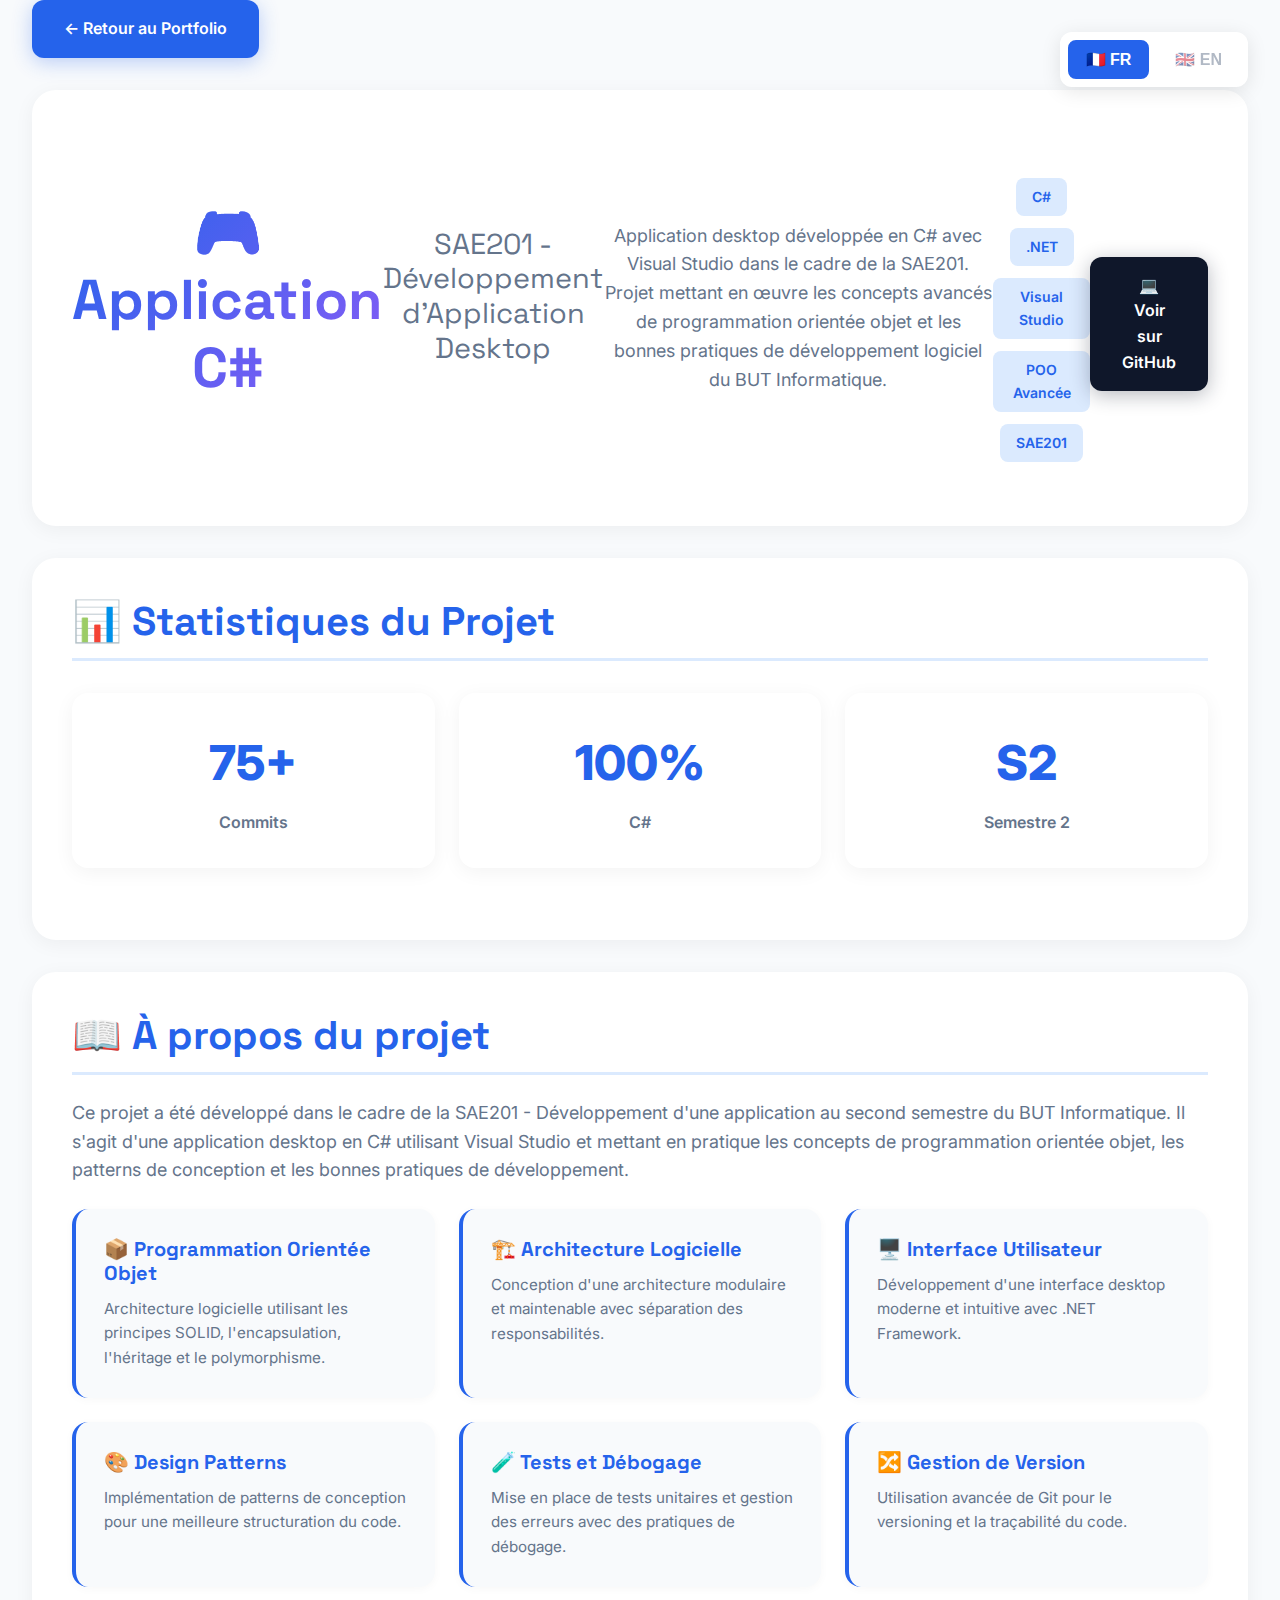
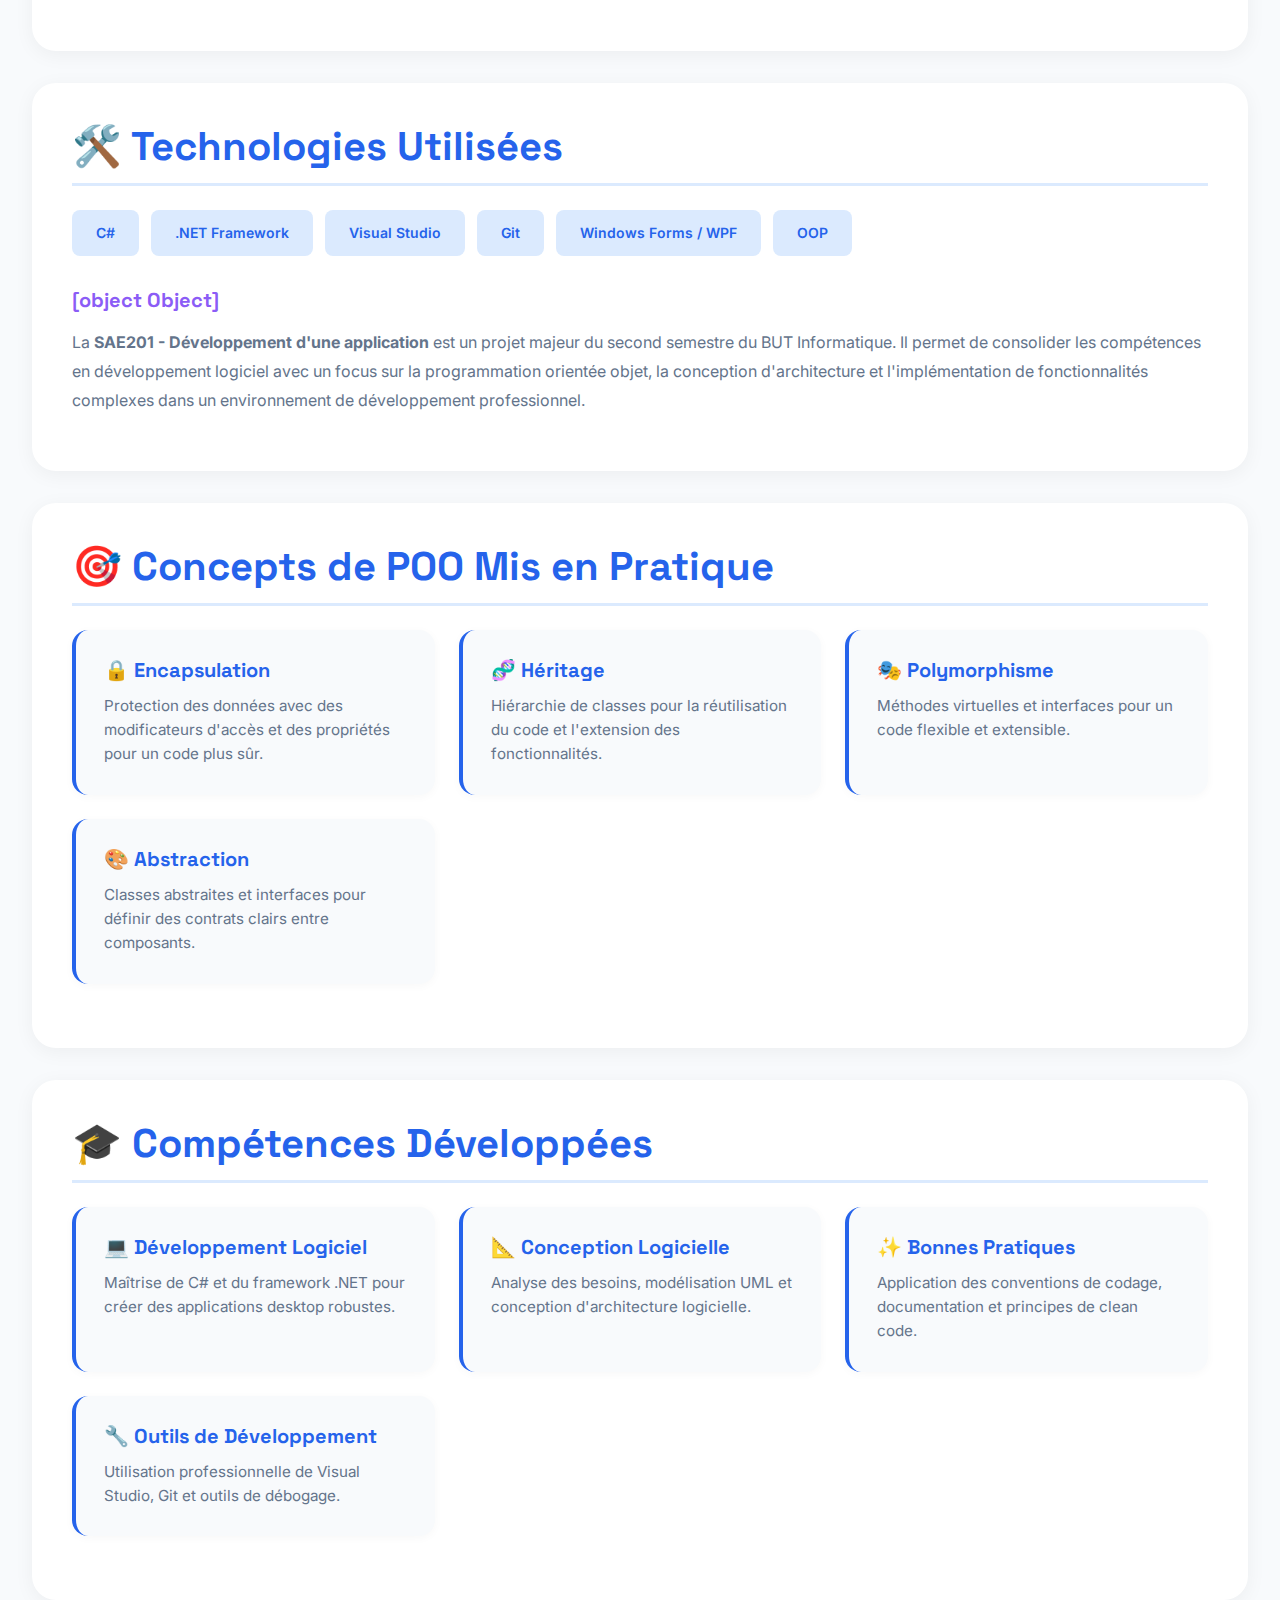
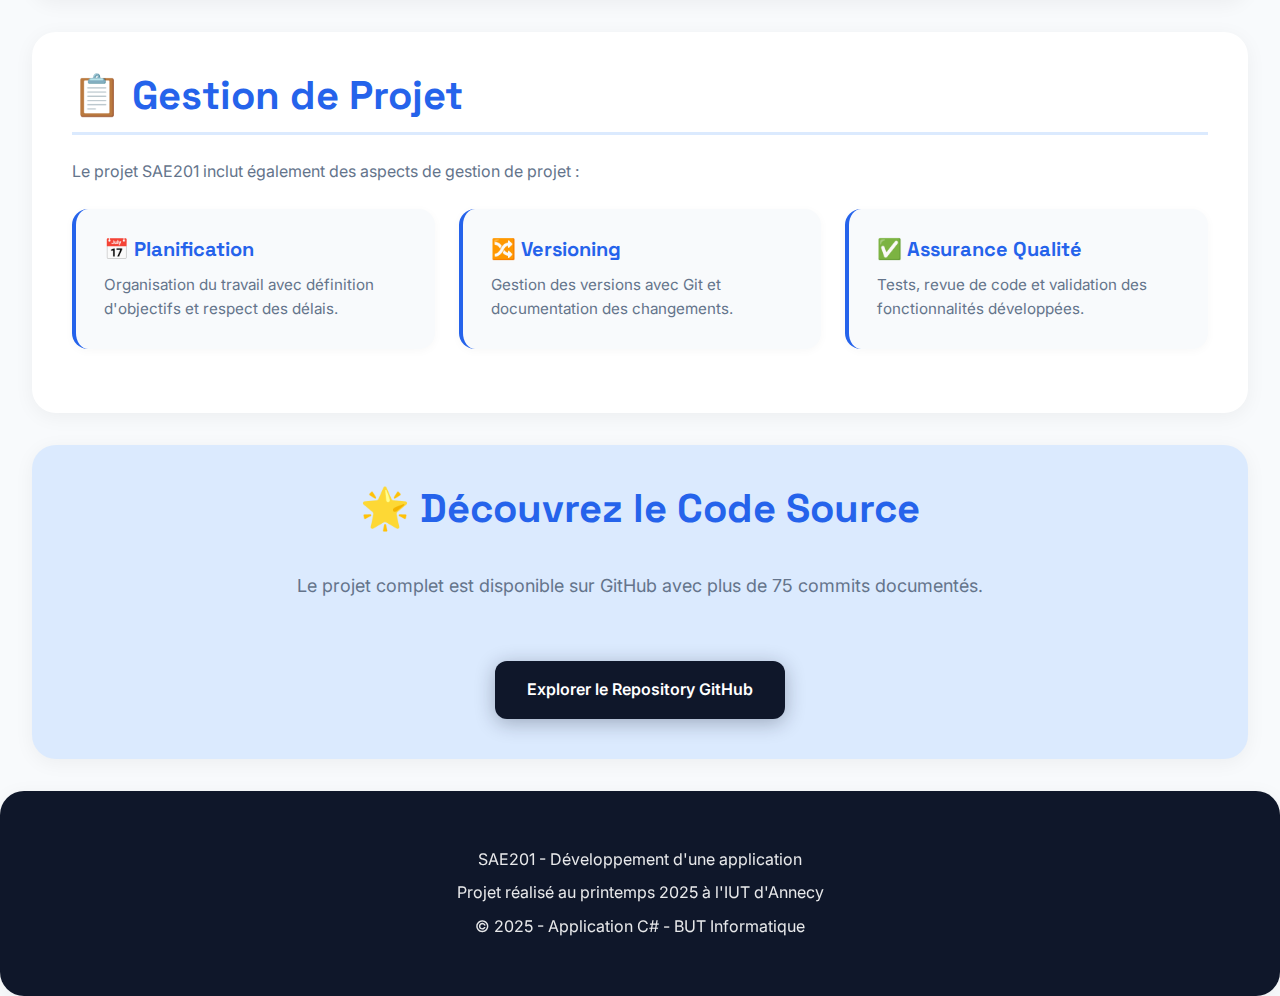
<file: projects/sae201.html>
<!DOCTYPE html>
<html lang="fr">
<head>
    <meta charset="UTF-8">
    <meta name="viewport" content="width=device-width, initial-scale=1.0">
    <meta name="description" content="SAE201 - Application C# Desktop - Programmation Orientée Objet">
    <title>SAE201 - Application C# - Portfolio Project</title>
    <link rel="stylesheet" href="../styles.css">
</head>
<body>
    <!-- Language Switcher -->
    <div class="language-switcher">
        <button class="lang-btn active" onclick="changeLanguage('fr')">🇫🇷 FR</button>
        <button class="lang-btn" onclick="changeLanguage('en')">🇬🇧 EN</button>
    </div>

    <div class="container">
        <!-- Back Button -->
        <a href="../index.html#projets" class="back-btn" data-i18n="nav.back">← Retour au Portfolio</a>

        <!-- Hero Section -->
        <div class="hero project-hero">
            <h1>🎮 Application C#</h1>
            <h2 data-i18n="hero.subtitle">SAE201 - Développement d'Application Desktop</h2>
            <p data-i18n="hero.description">
                Application desktop développée en C# avec Visual Studio dans le cadre de la SAE201.
                Projet mettant en œuvre les concepts avancés de programmation orientée objet et les bonnes pratiques
                de développement logiciel du BUT Informatique.
            </p>

            <div class="badges">
                <span class="badge">C#</span>
                <span class="badge">.NET</span>
                <span class="badge">Visual Studio</span>
                <span class="badge" data-i18n="hero.badge.oop">POO Avancée</span>
                <span class="badge">SAE201</span>
            </div>

            <a href="https://github.com/MateoBourdin/SAE201-Dev" class="github-btn" target="_blank" data-i18n="hero.github">
                💻 Voir sur GitHub
            </a>
        </div>

        <!-- Stats Section -->
        <div class="section">
            <h3 data-i18n="stats.title">📊 Statistiques du Projet</h3>
            <div class="stats-grid">
                <div class="stat-card">
                    <div class="stat-number">75+</div>
                    <div class="stat-label" data-i18n="stats.commits">Commits</div>
                </div>
                <div class="stat-card">
                    <div class="stat-number">100%</div>
                    <div class="stat-label">C#</div>
                </div>
                <div class="stat-card">
                    <div class="stat-number">S2</div>
                    <div class="stat-label" data-i18n="stats.semester">Semestre 2</div>
                </div>
            </div>
        </div>

        <!-- Description Section -->
        <div class="section">
            <h3 data-i18n="about.title">📖 À propos du projet</h3>
            <p style="font-size: 1.125rem; margin-bottom: 1.5rem; color: var(--text-light);" data-i18n="about.description">
                Ce projet a été développé dans le cadre de la SAE201 - Développement d'une application au second semestre
                du BUT Informatique. Il s'agit d'une application desktop en C# utilisant Visual Studio et mettant en pratique
                les concepts de programmation orientée objet, les patterns de conception et les bonnes pratiques de développement.
            </p>

            <div class="features-grid">
                <div class="feature-card">
                    <h4 data-i18n="features.oop.title">📦 Programmation Orientée Objet</h4>
                    <p data-i18n="features.oop.desc">Architecture logicielle utilisant les principes SOLID, l'encapsulation, l'héritage et le polymorphisme.</p>
                </div>
                <div class="feature-card">
                    <h4 data-i18n="features.architecture.title">🏗️ Architecture Logicielle</h4>
                    <p data-i18n="features.architecture.desc">Conception d'une architecture modulaire et maintenable avec séparation des responsabilités.</p>
                </div>
                <div class="feature-card">
                    <h4 data-i18n="features.ui.title">🖥️ Interface Utilisateur</h4>
                    <p data-i18n="features.ui.desc">Développement d'une interface desktop moderne et intuitive avec .NET Framework.</p>
                </div>
                <div class="feature-card">
                    <h4 data-i18n="features.patterns.title">🎨 Design Patterns</h4>
                    <p data-i18n="features.patterns.desc">Implémentation de patterns de conception pour une meilleure structuration du code.</p>
                </div>
                <div class="feature-card">
                    <h4 data-i18n="features.testing.title">🧪 Tests et Débogage</h4>
                    <p data-i18n="features.testing.desc">Mise en place de tests unitaires et gestion des erreurs avec des pratiques de débogage.</p>
                </div>
                <div class="feature-card">
                    <h4 data-i18n="features.git.title">🔀 Gestion de Version</h4>
                    <p data-i18n="features.git.desc">Utilisation avancée de Git pour le versioning et la traçabilité du code.</p>
                </div>
            </div>
        </div>

        <!-- Technical Stack Section -->
        <div class="section">
            <h3 data-i18n="tech.title">🛠️ Technologies Utilisées</h3>
            <div class="tech-stack">
                <div class="tech-item">C#</div>
                <div class="tech-item">.NET Framework</div>
                <div class="tech-item">Visual Studio</div>
                <div class="tech-item">Git</div>
                <div class="tech-item">Windows Forms / WPF</div>
                <div class="tech-item">OOP</div>
            </div>

            <h4 style="color: var(--accent-purple); margin: 2rem 0 1rem; font-size: 1.25rem;" data-i18n="tech.context">Contexte Pédagogique</h4>
            <p style="color: var(--text-light); line-height: 1.8; margin-bottom: 1rem;" data-i18n="tech.context.desc">
                La <strong>SAE201 - Développement d'une application</strong> est un projet majeur du second semestre du BUT Informatique.
                Il permet de consolider les compétences en développement logiciel avec un focus sur la programmation orientée objet,
                la conception d'architecture et l'implémentation de fonctionnalités complexes dans un environnement de développement professionnel.
            </p>
        </div>

        <!-- OOP Concepts Section -->
        <div class="section">
            <h3 data-i18n="oop.title">🎯 Concepts de POO Mis en Pratique</h3>
            <div class="features-grid">
                <div class="feature-card">
                    <h4 data-i18n="oop.encapsulation.title">🔒 Encapsulation</h4>
                    <p data-i18n="oop.encapsulation.desc">Protection des données avec des modificateurs d'accès et des propriétés pour un code plus sûr.</p>
                </div>
                <div class="feature-card">
                    <h4 data-i18n="oop.inheritance.title">🧬 Héritage</h4>
                    <p data-i18n="oop.inheritance.desc">Hiérarchie de classes pour la réutilisation du code et l'extension des fonctionnalités.</p>
                </div>
                <div class="feature-card">
                    <h4 data-i18n="oop.polymorphism.title">🎭 Polymorphisme</h4>
                    <p data-i18n="oop.polymorphism.desc">Méthodes virtuelles et interfaces pour un code flexible et extensible.</p>
                </div>
                <div class="feature-card">
                    <h4 data-i18n="oop.abstraction.title">🎨 Abstraction</h4>
                    <p data-i18n="oop.abstraction.desc">Classes abstraites et interfaces pour définir des contrats clairs entre composants.</p>
                </div>
            </div>
        </div>

        <!-- Learning Outcomes Section -->
        <div class="section">
            <h3 data-i18n="learning.title">🎓 Compétences Développées</h3>
            <div class="features-grid">
                <div class="feature-card">
                    <h4 data-i18n="learning.dev.title">💻 Développement Logiciel</h4>
                    <p data-i18n="learning.dev.desc">Maîtrise de C# et du framework .NET pour créer des applications desktop robustes.</p>
                </div>
                <div class="feature-card">
                    <h4 data-i18n="learning.design.title">📐 Conception Logicielle</h4>
                    <p data-i18n="learning.design.desc">Analyse des besoins, modélisation UML et conception d'architecture logicielle.</p>
                </div>
                <div class="feature-card">
                    <h4 data-i18n="learning.practices.title">✨ Bonnes Pratiques</h4>
                    <p data-i18n="learning.practices.desc">Application des conventions de codage, documentation et principes de clean code.</p>
                </div>
                <div class="feature-card">
                    <h4 data-i18n="learning.tools.title">🔧 Outils de Développement</h4>
                    <p data-i18n="learning.tools.desc">Utilisation professionnelle de Visual Studio, Git et outils de débogage.</p>
                </div>
            </div>
        </div>

        <!-- Project Management Section -->
        <div class="section">
            <h3 data-i18n="management.title">📋 Gestion de Projet</h3>
            <p style="color: var(--text-light); margin-bottom: 1rem;" data-i18n="management.description">
                Le projet SAE201 inclut également des aspects de gestion de projet :
            </p>
            <div class="features-grid">
                <div class="feature-card">
                    <h4 data-i18n="management.planning.title">📅 Planification</h4>
                    <p data-i18n="management.planning.desc">Organisation du travail avec définition d'objectifs et respect des délais.</p>
                </div>
                <div class="feature-card">
                    <h4 data-i18n="management.versioning.title">🔀 Versioning</h4>
                    <p data-i18n="management.versioning.desc">Gestion des versions avec Git et documentation des changements.</p>
                </div>
                <div class="feature-card">
                    <h4 data-i18n="management.quality.title">✅ Assurance Qualité</h4>
                    <p data-i18n="management.quality.desc">Tests, revue de code et validation des fonctionnalités développées.</p>
                </div>
            </div>
        </div>

        <!-- GitHub CTA -->
        <div class="section" style="text-align: center; background: var(--primary-lighter);">
            <h3 style="margin-bottom: 1.5rem;" data-i18n="cta.title">🌟 Découvrez le Code Source</h3>
            <p style="font-size: 1.125rem; margin-bottom: 1.75rem; color: var(--text-light);" data-i18n="cta.description">
                Le projet complet est disponible sur GitHub avec plus de 75 commits documentés.
            </p>
            <a href="https://github.com/MateoBourdin/SAE201-Dev" class="github-btn" target="_blank" data-i18n="cta.button">
                Explorer le Repository GitHub
            </a>
        </div>
    </div>

    <!-- Footer -->
    <div class="footer">
        <p data-i18n="footer.project">SAE201 - Développement d'une application</p>
        <p data-i18n="footer.context">Projet réalisé au printemps 2025 à l'IUT d'Annecy</p>
        <p>© 2025 - Application C# - BUT Informatique</p>
    </div>

    <script>
        // i18n translations
        const translations = {
            fr: {
                nav: {
                    back: "← Retour au Portfolio"
                },
                hero: {
                    subtitle: "SAE201 - Développement d'Application Desktop",
                    description: "Application desktop développée en C# avec Visual Studio dans le cadre de la SAE201. Projet mettant en œuvre les concepts avancés de programmation orientée objet et les bonnes pratiques de développement logiciel du BUT Informatique.",
                    badge: {
                        oop: "POO Avancée"
                    },
                    github: "💻 Voir sur GitHub"
                },
                stats: {
                    title: "📊 Statistiques du Projet",
                    commits: "Commits",
                    semester: "Semestre 2"
                },
                about: {
                    title: "📖 À propos du projet",
                    description: "Ce projet a été développé dans le cadre de la SAE201 - Développement d'une application au second semestre du BUT Informatique. Il s'agit d'une application desktop en C# utilisant Visual Studio et mettant en pratique les concepts de programmation orientée objet, les patterns de conception et les bonnes pratiques de développement."
                },
                features: {
                    oop: {
                        title: "📦 Programmation Orientée Objet",
                        desc: "Architecture logicielle utilisant les principes SOLID, l'encapsulation, l'héritage et le polymorphisme."
                    },
                    architecture: {
                        title: "🏗️ Architecture Logicielle",
                        desc: "Conception d'une architecture modulaire et maintenable avec séparation des responsabilités."
                    },
                    ui: {
                        title: "🖥️ Interface Utilisateur",
                        desc: "Développement d'une interface desktop moderne et intuitive avec .NET Framework."
                    },
                    patterns: {
                        title: "🎨 Design Patterns",
                        desc: "Implémentation de patterns de conception pour une meilleure structuration du code."
                    },
                    testing: {
                        title: "🧪 Tests et Débogage",
                        desc: "Mise en place de tests unitaires et gestion des erreurs avec des pratiques de débogage."
                    },
                    git: {
                        title: "🔀 Gestion de Version",
                        desc: "Utilisation avancée de Git pour le versioning et la traçabilité du code."
                    }
                },
                tech: {
                    title: "🛠️ Technologies Utilisées",
                    context: "Contexte Pédagogique",
                    context: {
                        desc: "La <strong>SAE201 - Développement d'une application</strong> est un projet majeur du second semestre du BUT Informatique. Il permet de consolider les compétences en développement logiciel avec un focus sur la programmation orientée objet, la conception d'architecture et l'implémentation de fonctionnalités complexes dans un environnement de développement professionnel."
                    }
                },
                oop: {
                    title: "🎯 Concepts de POO Mis en Pratique",
                    encapsulation: {
                        title: "🔒 Encapsulation",
                        desc: "Protection des données avec des modificateurs d'accès et des propriétés pour un code plus sûr."
                    },
                    inheritance: {
                        title: "🧬 Héritage",
                        desc: "Hiérarchie de classes pour la réutilisation du code et l'extension des fonctionnalités."
                    },
                    polymorphism: {
                        title: "🎭 Polymorphisme",
                        desc: "Méthodes virtuelles et interfaces pour un code flexible et extensible."
                    },
                    abstraction: {
                        title: "🎨 Abstraction",
                        desc: "Classes abstraites et interfaces pour définir des contrats clairs entre composants."
                    }
                },
                learning: {
                    title: "🎓 Compétences Développées",
                    dev: {
                        title: "💻 Développement Logiciel",
                        desc: "Maîtrise de C# et du framework .NET pour créer des applications desktop robustes."
                    },
                    design: {
                        title: "📐 Conception Logicielle",
                        desc: "Analyse des besoins, modélisation UML et conception d'architecture logicielle."
                    },
                    practices: {
                        title: "✨ Bonnes Pratiques",
                        desc: "Application des conventions de codage, documentation et principes de clean code."
                    },
                    tools: {
                        title: "🔧 Outils de Développement",
                        desc: "Utilisation professionnelle de Visual Studio, Git et outils de débogage."
                    }
                },
                management: {
                    title: "📋 Gestion de Projet",
                    description: "Le projet SAE201 inclut également des aspects de gestion de projet :",
                    planning: {
                        title: "📅 Planification",
                        desc: "Organisation du travail avec définition d'objectifs et respect des délais."
                    },
                    versioning: {
                        title: "🔀 Versioning",
                        desc: "Gestion des versions avec Git et documentation des changements."
                    },
                    quality: {
                        title: "✅ Assurance Qualité",
                        desc: "Tests, revue de code et validation des fonctionnalités développées."
                    }
                },
                cta: {
                    title: "🌟 Découvrez le Code Source",
                    description: "Le projet complet est disponible sur GitHub avec plus de 75 commits documentés.",
                    button: "Explorer le Repository GitHub"
                },
                footer: {
                    project: "SAE201 - Développement d'une application",
                    context: "Projet réalisé au printemps 2025 à l'IUT d'Annecy"
                }
            },
            en: {
                nav: {
                    back: "← Back to Portfolio"
                },
                hero: {
                    subtitle: "SAE201 - Desktop Application Development",
                    description: "Desktop application developed in C# with Visual Studio as part of SAE201. Project implementing advanced object-oriented programming concepts and software development best practices for the Computer Science BUT.",
                    badge: {
                        oop: "Advanced OOP"
                    },
                    github: "💻 View on GitHub"
                },
                stats: {
                    title: "📊 Project Statistics",
                    commits: "Commits",
                    semester: "Semester 2"
                },
                about: {
                    title: "📖 About the Project",
                    description: "This project was developed as part of SAE201 - Application Development in the second semester of the Computer Science BUT. It is a C# desktop application using Visual Studio that puts into practice object-oriented programming concepts, design patterns and development best practices."
                },
                features: {
                    oop: {
                        title: "📦 Object-Oriented Programming",
                        desc: "Software architecture using SOLID principles, encapsulation, inheritance and polymorphism."
                    },
                    architecture: {
                        title: "🏗️ Software Architecture",
                        desc: "Design of modular and maintainable architecture with separation of concerns."
                    },
                    ui: {
                        title: "🖥️ User Interface",
                        desc: "Development of modern and intuitive desktop interface with .NET Framework."
                    },
                    patterns: {
                        title: "🎨 Design Patterns",
                        desc: "Implementation of design patterns for better code structure."
                    },
                    testing: {
                        title: "🧪 Testing and Debugging",
                        desc: "Implementation of unit tests and error handling with debugging practices."
                    },
                    git: {
                        title: "🔀 Version Control",
                        desc: "Advanced use of Git for versioning and code traceability."
                    }
                },
                tech: {
                    title: "🛠️ Technologies Used",
                    context: "Educational Context",
                    context: {
                        desc: "<strong>SAE201 - Application Development</strong> is a major project of the second semester of the Computer Science BUT. It allows to consolidate skills in software development with a focus on object-oriented programming, architecture design and implementation of complex features in a professional development environment."
                    }
                },
                oop: {
                    title: "🎯 OOP Concepts in Practice",
                    encapsulation: {
                        title: "🔒 Encapsulation",
                        desc: "Data protection with access modifiers and properties for safer code."
                    },
                    inheritance: {
                        title: "🧬 Inheritance",
                        desc: "Class hierarchy for code reuse and feature extension."
                    },
                    polymorphism: {
                        title: "🎭 Polymorphism",
                        desc: "Virtual methods and interfaces for flexible and extensible code."
                    },
                    abstraction: {
                        title: "🎨 Abstraction",
                        desc: "Abstract classes and interfaces to define clear contracts between components."
                    }
                },
                learning: {
                    title: "🎓 Skills Developed",
                    dev: {
                        title: "💻 Software Development",
                        desc: "Mastery of C# and .NET framework to create robust desktop applications."
                    },
                    design: {
                        title: "📐 Software Design",
                        desc: "Requirements analysis, UML modeling and software architecture design."
                    },
                    practices: {
                        title: "✨ Best Practices",
                        desc: "Application of coding conventions, documentation and clean code principles."
                    },
                    tools: {
                        title: "🔧 Development Tools",
                        desc: "Professional use of Visual Studio, Git and debugging tools."
                    }
                },
                management: {
                    title: "📋 Project Management",
                    description: "The SAE201 project also includes project management aspects:",
                    planning: {
                        title: "📅 Planning",
                        desc: "Work organization with goal definition and deadline compliance."
                    },
                    versioning: {
                        title: "🔀 Versioning",
                        desc: "Version management with Git and documentation of changes."
                    },
                    quality: {
                        title: "✅ Quality Assurance",
                        desc: "Testing, code review and validation of developed features."
                    }
                },
                cta: {
                    title: "🌟 Discover the Source Code",
                    description: "The complete project is available on GitHub with over 75 documented commits.",
                    button: "Explore the GitHub Repository"
                },
                footer: {
                    project: "SAE201 - Application Development",
                    context: "Project completed in spring 2025 at IUT Annecy"
                }
            }
        };

        // Get saved language or default to French
        let currentLang = localStorage.getItem('preferredLanguage') || 'fr';

        // Change language function
        function changeLanguage(lang) {
            currentLang = lang;
            localStorage.setItem('preferredLanguage', lang);

            // Update HTML lang attribute
            document.documentElement.lang = lang;

            // Update all elements with data-i18n
            document.querySelectorAll('[data-i18n]').forEach(element => {
                const keys = element.getAttribute('data-i18n').split('.');
                let translation = translations[lang];

                for (const key of keys) {
                    translation = translation[key];
                }

                element.innerHTML = translation;
            });

            // Update active button
            document.querySelectorAll('.lang-btn').forEach(btn => {
                btn.classList.remove('active');
                if (btn.onclick.toString().includes(`'${lang}'`)) {
                    btn.classList.add('active');
                }
            });
        }

        // Initialize language on page load
        document.addEventListener('DOMContentLoaded', () => {
            if (currentLang === 'en') {
                changeLanguage('en');
            } else {
                changeLanguage('fr');
            }
        });
    </script>
</body>
</html>
</file>
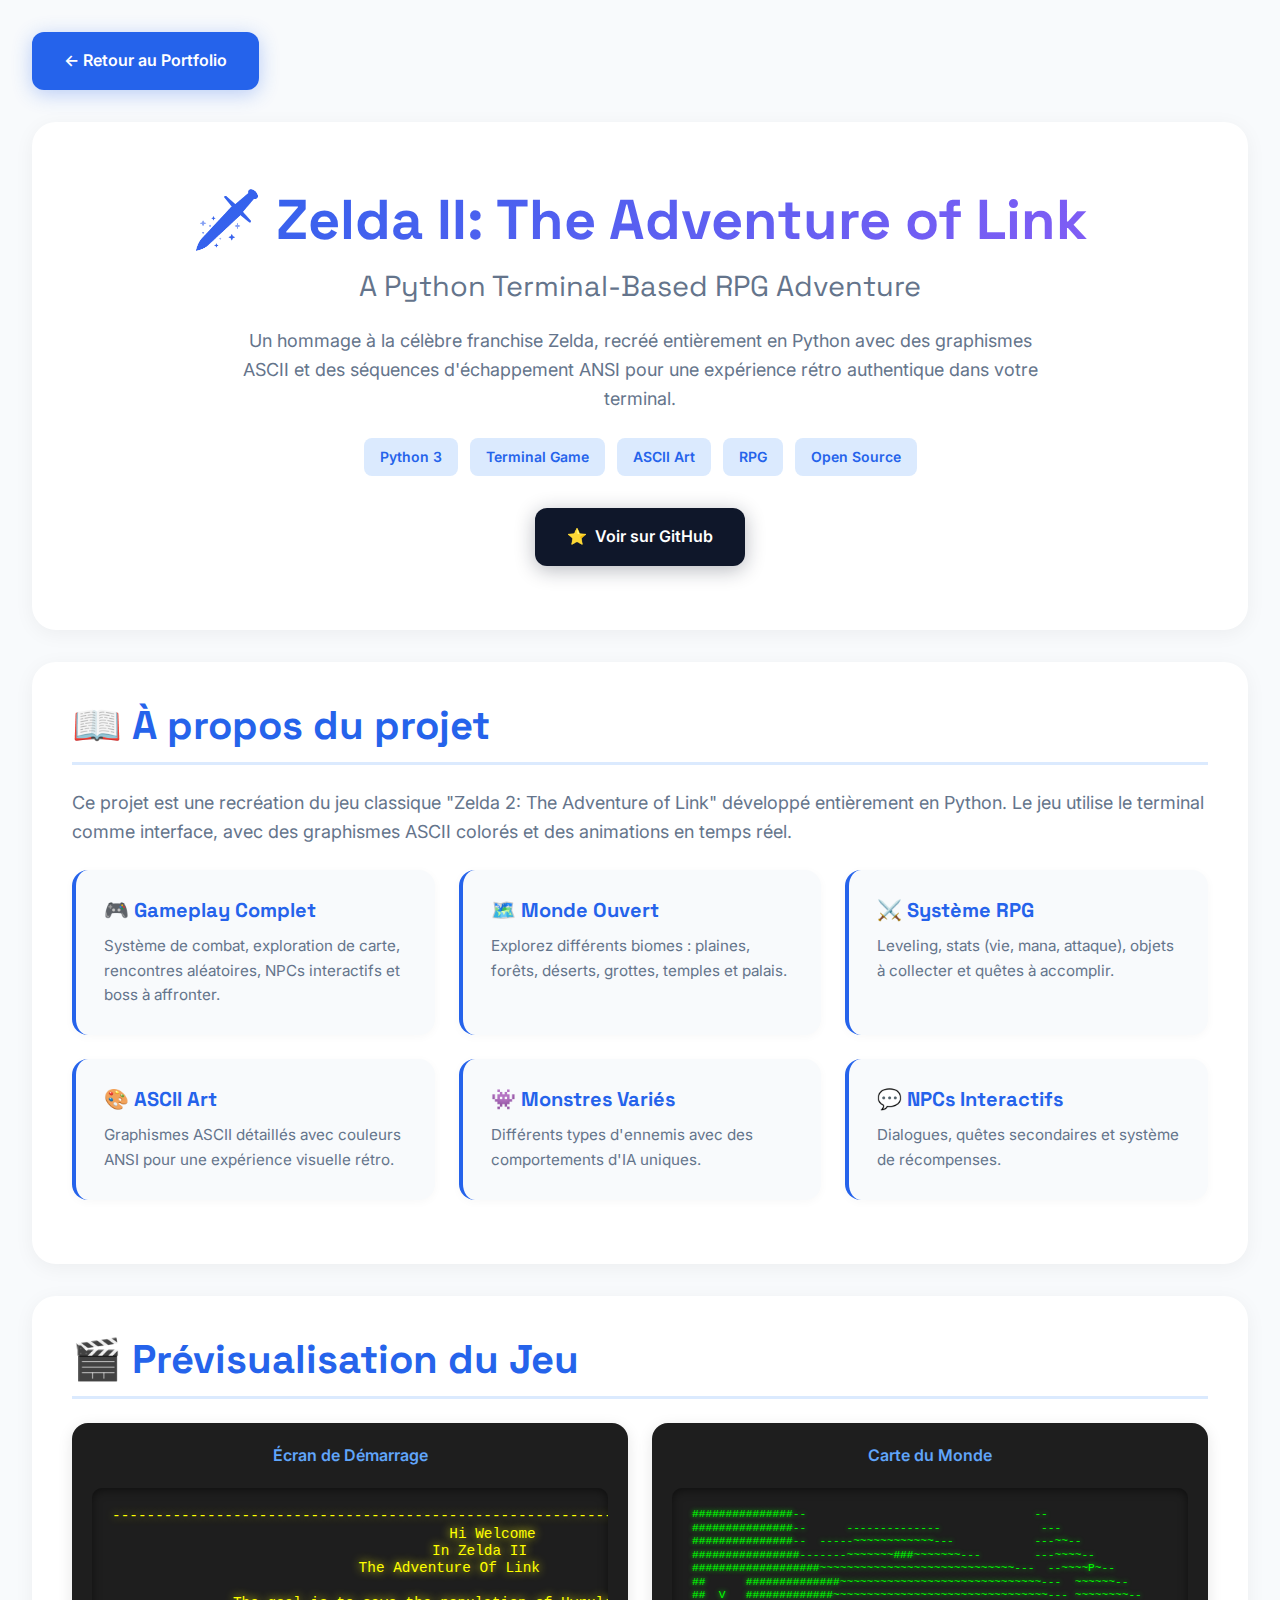
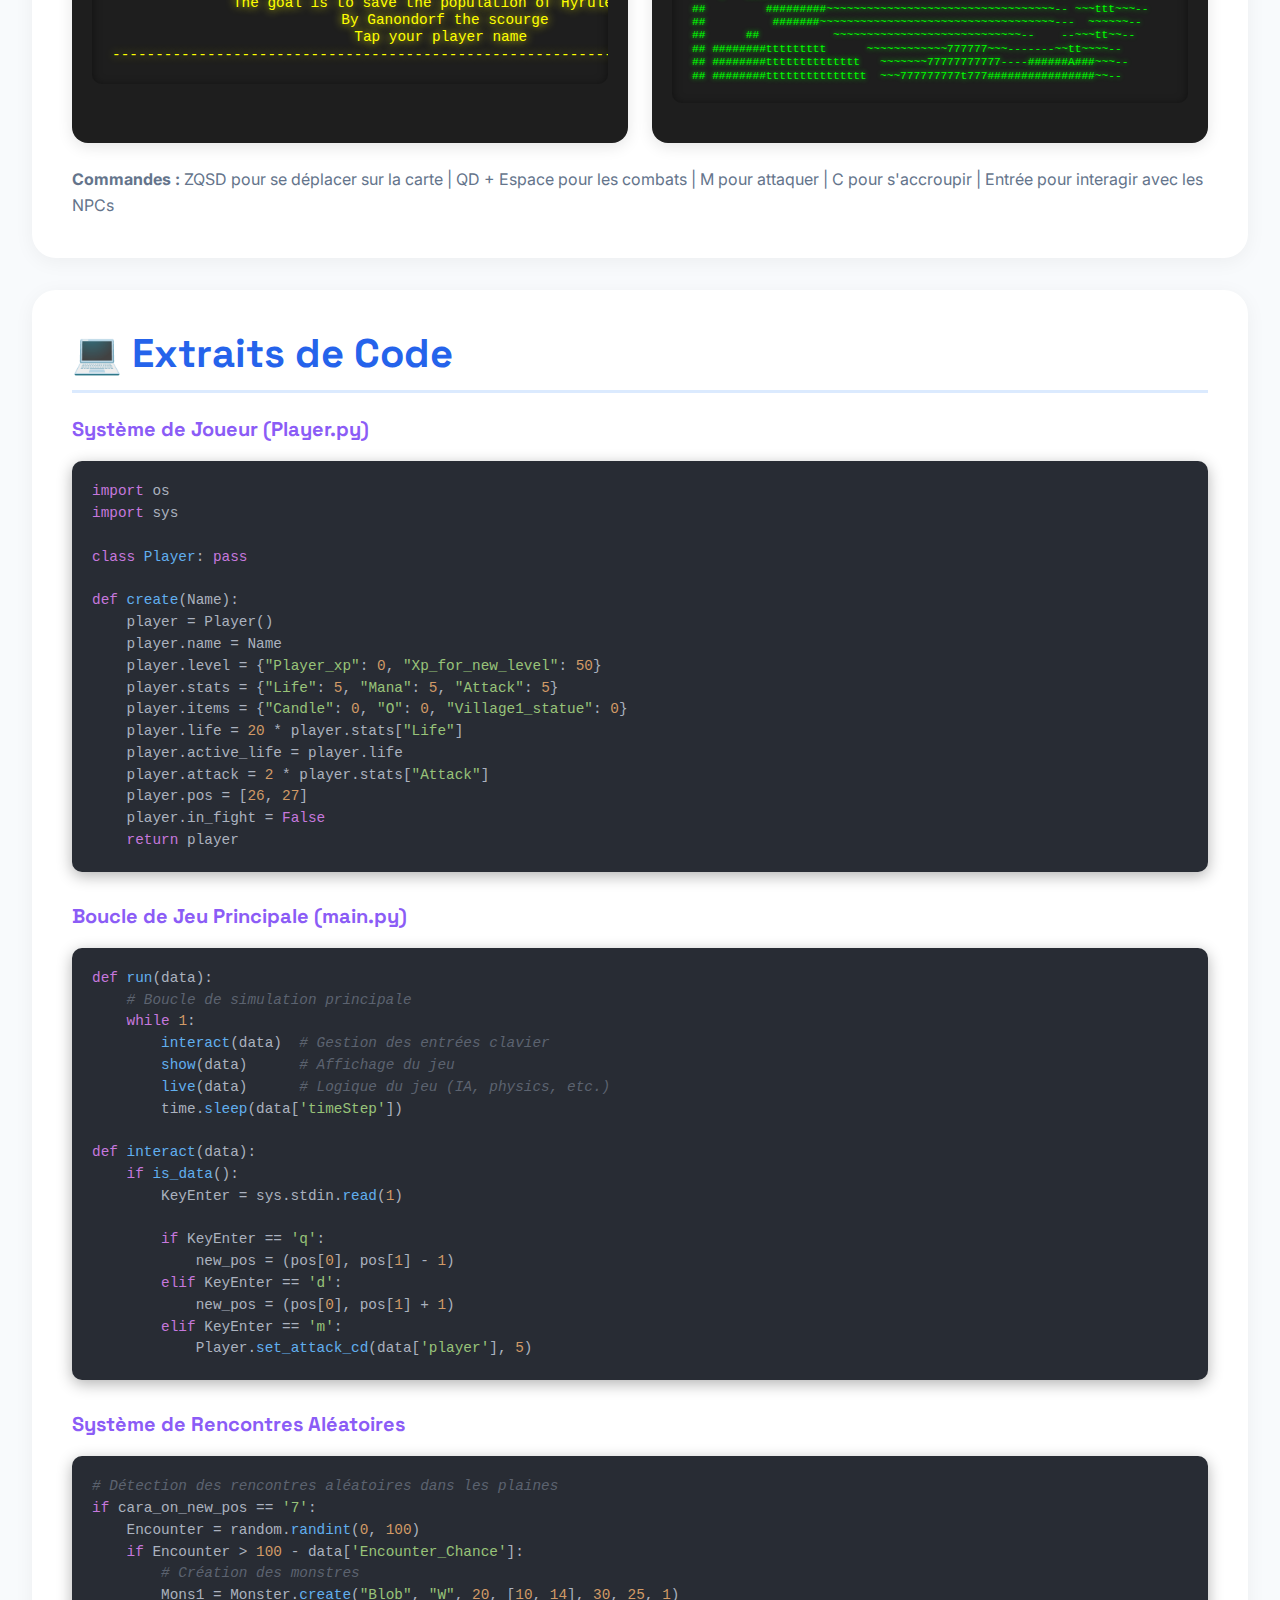
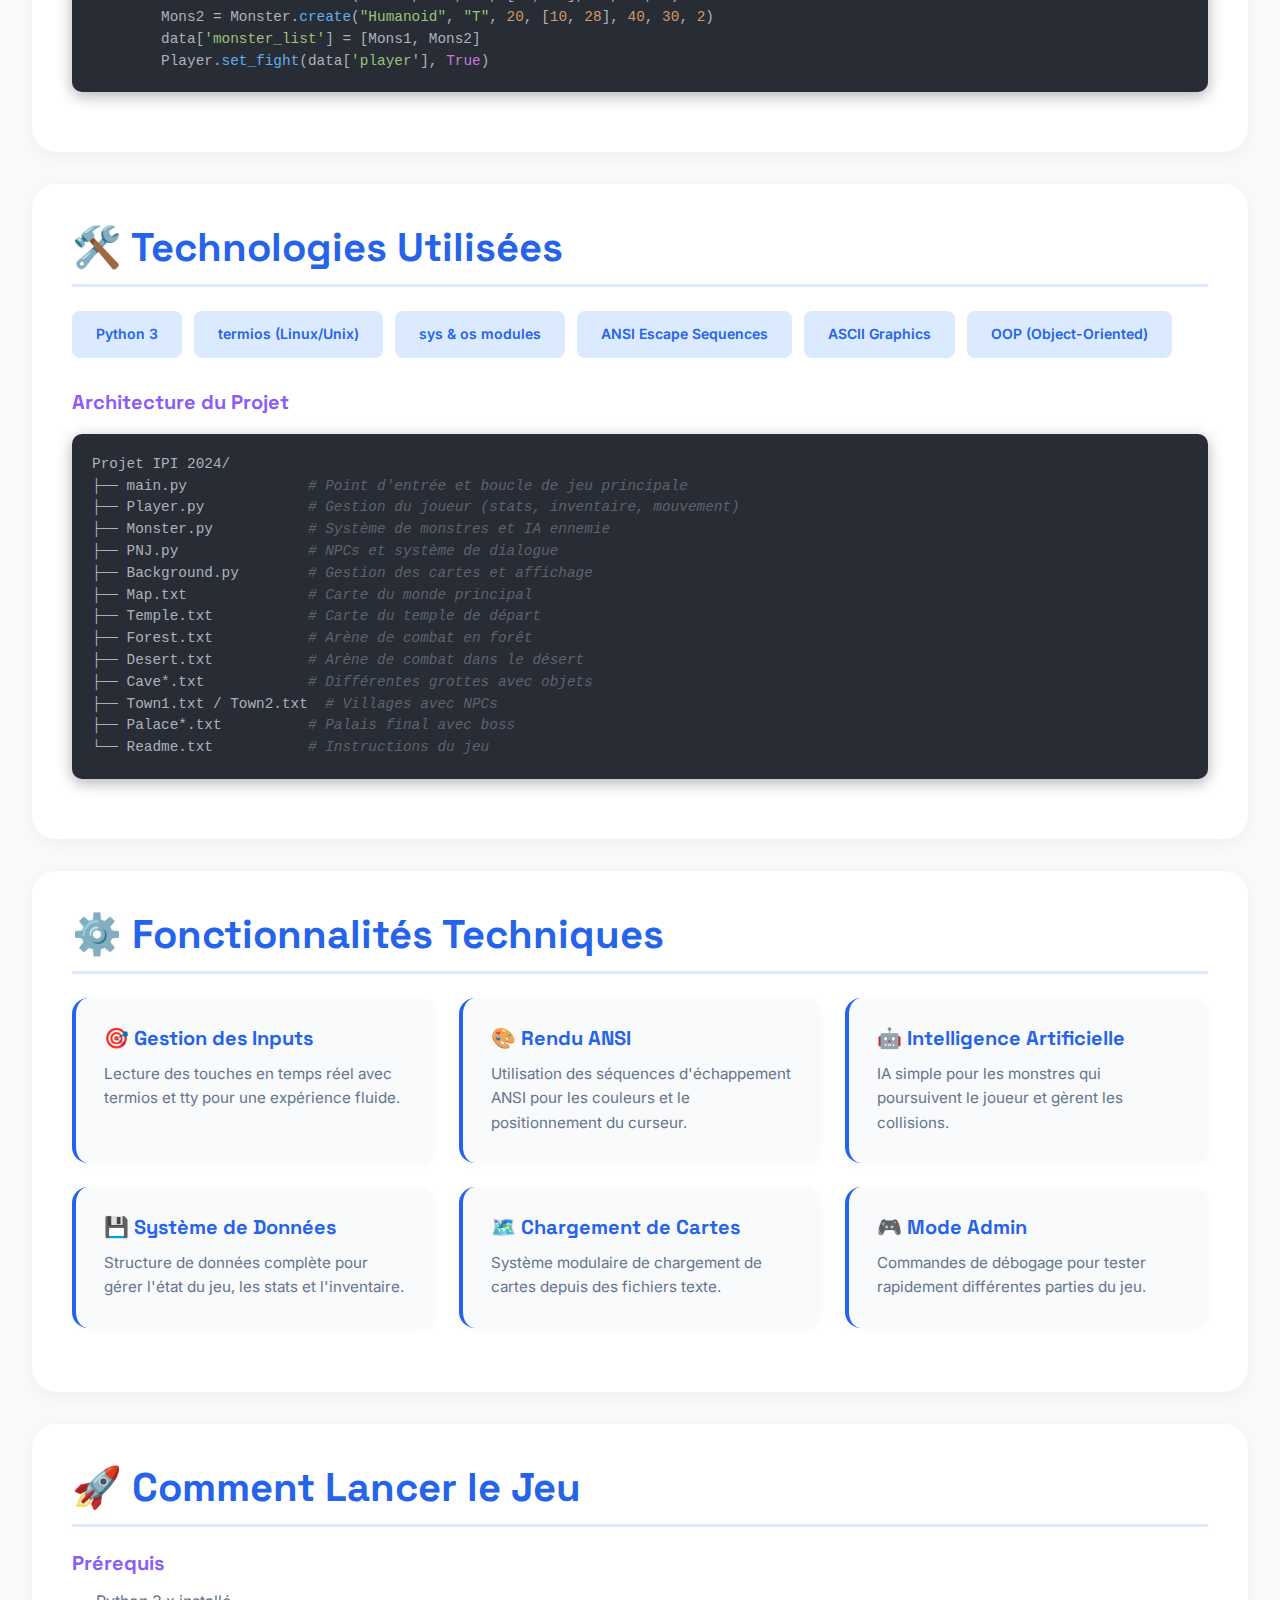
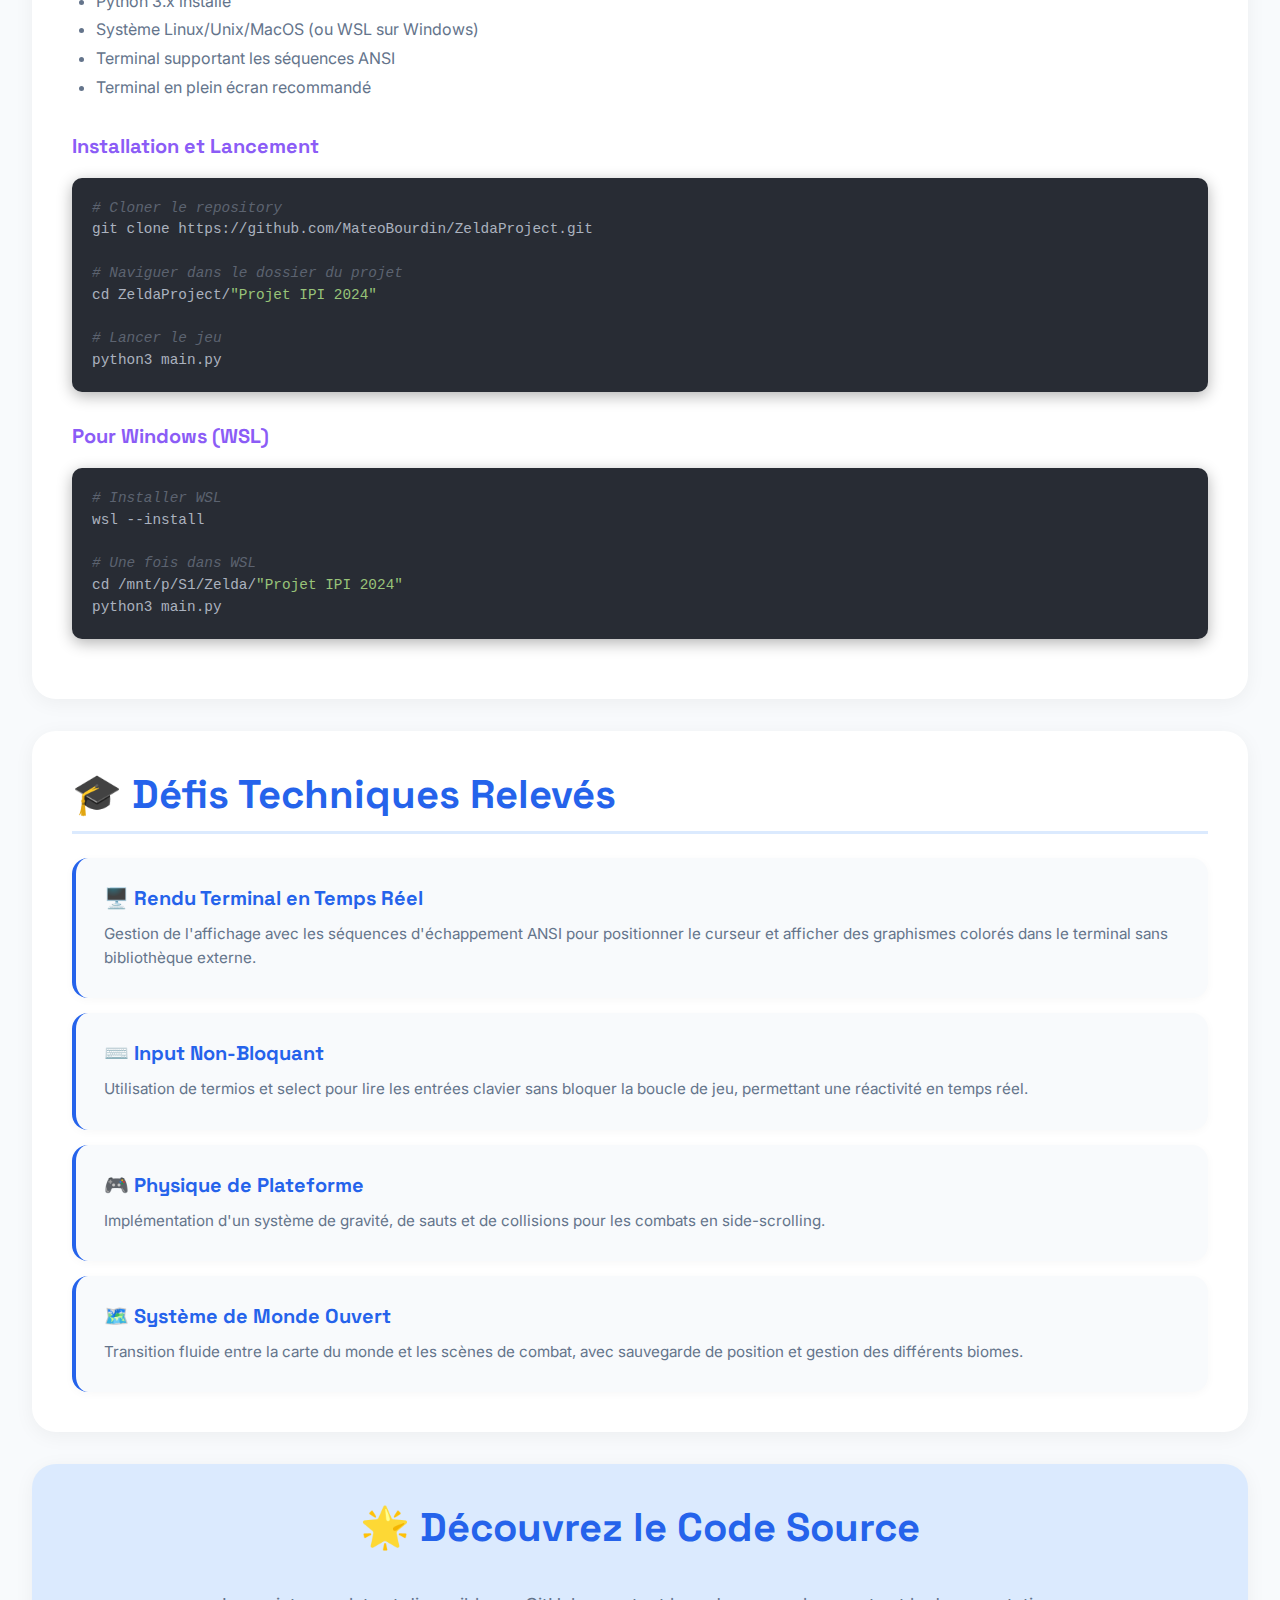
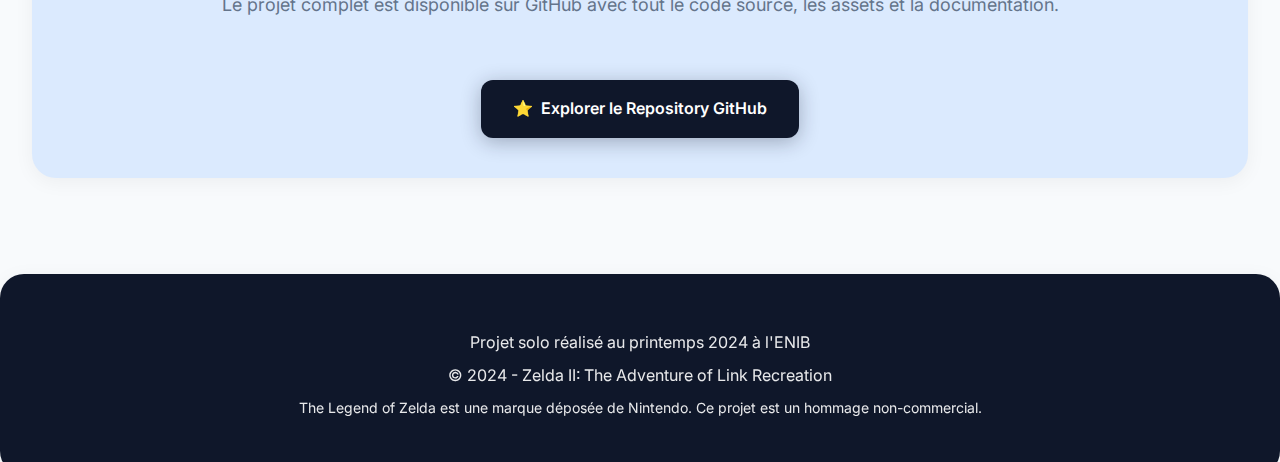
<file: projects/zelda.html>
<!DOCTYPE html>
<html lang="fr">
<head>
    <meta charset="UTF-8">
    <meta name="viewport" content="width=device-width, initial-scale=1.0">
    <title>Zelda II: The Adventure of Link - Portfolio Project</title>
    <style>
        @import url('https://fonts.googleapis.com/css2?family=Inter:wght@300;400;600;700;800;900&family=Space+Grotesk:wght@400;600;700&display=swap');

        :root {
            --primary: #2563eb;
            --primary-dark: #1e40af;
            --primary-light: #60a5fa;
            --primary-lighter: #dbeafe;
            --text: #1e293b;
            --text-light: #64748b;
            --dark: #0f172a;
            --light: #f8fafc;
            --accent-green: #10b981;
            --accent-purple: #8b5cf6;
            --accent-orange: #f59e0b;
        }

        * {
            margin: 0;
            padding: 0;
            box-sizing: border-box;
        }

        body {
            font-family: 'Inter', sans-serif;
            background-color: var(--light);
            color: var(--text);
            line-height: 1.6;
        }

        h1, h2, h3, h4 {
            font-family: 'Space Grotesk', sans-serif;
            font-weight: 700;
            line-height: 1.2;
        }

        .container {
            max-width: 1280px;
            margin: 0 auto;
            padding: 2rem;
        }

        /* Back Button */
        .back-btn {
            display: inline-flex;
            align-items: center;
            gap: 0.5rem;
            padding: 1rem 2rem;
            background: var(--primary);
            color: white;
            text-decoration: none;
            border-radius: 0.75rem;
            font-weight: 600;
            margin-bottom: 2rem;
            transition: all 0.3s ease;
            box-shadow: 0 4px 20px rgba(37, 99, 235, 0.3);
        }

        .back-btn:hover {
            background: var(--primary-dark);
            transform: translateY(-2px);
            box-shadow: 0 8px 30px rgba(37, 99, 235, 0.4);
        }

        /* Header Section */
        .hero {
            background: white;
            border-radius: 1.5rem;
            padding: 4rem 2.5rem;
            margin-bottom: 2rem;
            box-shadow: 0 4px 20px rgba(0, 0, 0, 0.05);
            text-align: center;
        }

        .hero h1 {
            font-size: clamp(2rem, 5vw, 3.5rem);
            background: linear-gradient(135deg, var(--primary), var(--accent-purple));
            -webkit-background-clip: text;
            -webkit-text-fill-color: transparent;
            background-clip: text;
            margin-bottom: 1rem;
        }

        .hero h2 {
            font-size: clamp(1.25rem, 3vw, 1.8rem);
            color: var(--text-light);
            margin-bottom: 1.5rem;
            font-weight: 400;
        }

        .hero p {
            font-size: 1.125rem;
            color: var(--text-light);
            max-width: 800px;
            margin: 0 auto;
        }

        /* Badges */
        .badges {
            display: flex;
            justify-content: center;
            gap: 0.75rem;
            margin-top: 1.5rem;
            flex-wrap: wrap;
        }

        .badge {
            background: var(--primary-lighter);
            color: var(--primary);
            padding: 0.5rem 1rem;
            border-radius: 0.5rem;
            font-size: 0.875rem;
            font-weight: 600;
            transition: all 0.3s ease;
        }

        .badge:hover {
            background: var(--primary);
            color: white;
            transform: scale(1.05);
        }

        /* GitHub Button */
        .github-btn {
            display: inline-flex;
            align-items: center;
            gap: 0.5rem;
            margin-top: 2rem;
            padding: 1rem 2rem;
            background: var(--dark);
            color: white;
            text-decoration: none;
            border-radius: 0.75rem;
            font-size: 1rem;
            font-weight: 600;
            transition: all 0.3s ease;
            box-shadow: 0 4px 20px rgba(15, 23, 42, 0.3);
        }

        .github-btn:hover {
            background: #000;
            transform: translateY(-2px);
            box-shadow: 0 8px 30px rgba(15, 23, 42, 0.4);
        }

        .github-btn::before {
            content: "⭐ ";
        }

        /* Content Sections */
        .section {
            background: white;
            border-radius: 1.5rem;
            padding: 2.5rem;
            margin-bottom: 2rem;
            box-shadow: 0 4px 20px rgba(0, 0, 0, 0.05);
        }

        .section h3 {
            font-size: clamp(1.75rem, 4vw, 2.5rem);
            color: var(--primary);
            margin-bottom: 1.5rem;
            padding-bottom: 0.75rem;
            border-bottom: 3px solid var(--primary-lighter);
        }

        /* Game Preview */
        .game-preview {
            background: #1e1e1e;
            border-radius: 10px;
            padding: 20px;
            overflow-x: auto;
            margin: 20px 0;
            box-shadow: inset 0 2px 10px rgba(0, 0, 0, 0.5);
        }

        .ascii-art {
            font-family: 'Courier New', monospace;
            font-size: 0.7em;
            line-height: 1.2;
            color: #00ff00;
            white-space: pre;
            text-shadow: 0 0 5px #00ff00;
        }

        .start-screen {
            color: #ffff00;
            text-align: center;
            font-size: 0.9em;
            text-shadow: 0 0 10px #ffff00;
        }

        /* Code Snippets */
        .code-preview {
            background: #282c34;
            border-radius: 10px;
            padding: 20px;
            overflow-x: auto;
            margin: 20px 0;
            box-shadow: 0 4px 15px rgba(0, 0, 0, 0.3);
        }

        .code-preview pre {
            margin: 0;
        }

        .code-preview code {
            font-family: 'Courier New', monospace;
            font-size: 0.9em;
            color: #abb2bf;
            line-height: 1.5;
        }

        .code-preview .keyword {
            color: #c678dd;
        }

        .code-preview .function {
            color: #61afef;
        }

        .code-preview .string {
            color: #98c379;
        }

        .code-preview .comment {
            color: #5c6370;
            font-style: italic;
        }

        .code-preview .number {
            color: #d19a66;
        }

        /* Features Grid */
        .features-grid {
            display: grid;
            grid-template-columns: repeat(auto-fit, minmax(280px, 1fr));
            gap: 1.5rem;
            margin: 1.5rem 0;
        }

        .feature-card {
            background: var(--light);
            padding: 1.75rem;
            border-radius: 1rem;
            border-left: 4px solid var(--primary);
            transition: all 0.3s ease;
            box-shadow: 0 2px 10px rgba(0, 0, 0, 0.03);
        }

        .feature-card:hover {
            transform: translateY(-5px);
            box-shadow: 0 8px 25px rgba(0, 0, 0, 0.1);
        }

        .feature-card h4 {
            color: var(--primary);
            margin-bottom: 0.75rem;
            font-size: 1.25rem;
        }

        .feature-card p {
            color: var(--text-light);
            font-size: 0.95rem;
        }

        /* Tech Stack */
        .tech-stack {
            display: flex;
            flex-wrap: wrap;
            gap: 0.75rem;
            margin: 1.5rem 0;
        }

        .tech-item {
            background: var(--primary-lighter);
            padding: 0.75rem 1.5rem;
            border-radius: 0.5rem;
            color: var(--primary);
            font-weight: 600;
            font-size: 0.875rem;
            transition: all 0.3s ease;
        }

        .tech-item:hover {
            background: var(--primary);
            color: white;
            transform: scale(1.05);
        }

        /* Screenshots Container */
        .screenshots {
            display: grid;
            grid-template-columns: repeat(auto-fit, minmax(320px, 1fr));
            gap: 1.5rem;
            margin: 1.5rem 0;
        }

        .screenshot-box {
            background: #1e1e1e;
            border-radius: 1rem;
            padding: 1.25rem;
            box-shadow: 0 4px 15px rgba(0, 0, 0, 0.1);
        }

        .screenshot-title {
            color: var(--primary-light);
            font-weight: 600;
            margin-bottom: 0.75rem;
            text-align: center;
        }

        /* Footer */
        .footer {
            text-align: center;
            padding: 3rem 2rem;
            background: var(--dark);
            color: white;
            border-radius: 1.5rem;
            margin-top: 2rem;
            box-shadow: 0 4px 20px rgba(0, 0, 0, 0.05);
        }

        .footer p {
            opacity: 0.9;
            margin: 0.5rem 0;
        }

        /* Responsive */
        @media (max-width: 768px) {
            .container {
                padding: 1rem;
            }

            .hero {
                padding: 2.5rem 1.5rem;
            }

            .section {
                padding: 1.5rem;
            }

            .ascii-art {
                font-size: 0.5em;
            }

            .features-grid {
                grid-template-columns: 1fr;
            }
        }

        /* Animations */
        @keyframes fadeIn {
            from {
                opacity: 0;
                transform: translateY(30px);
            }
            to {
                opacity: 1;
                transform: translateY(0);
            }
        }

        @keyframes slideUp {
            from {
                opacity: 0;
                transform: translateY(30px);
            }
            to {
                opacity: 1;
                transform: translateY(0);
            }
        }

        .section {
            animation: fadeIn 0.6s ease-out;
        }

        .hero {
            animation: slideUp 0.6s ease-out;
        }
    </style>
</head>
<body>
    <div class="container">
        <!-- Back Button -->
        <a href="../index.html" class="back-btn">← Retour au Portfolio</a>

        <!-- Hero Section -->
        <div class="hero">
            <h1>🗡️ Zelda II: The Adventure of Link</h1>
            <h2>A Python Terminal-Based RPG Adventure</h2>
            <p>
                Un hommage à la célèbre franchise Zelda, recréé entièrement en Python avec des graphismes ASCII et des séquences d'échappement ANSI pour une expérience rétro authentique dans votre terminal.
            </p>

            <div class="badges">
                <span class="badge">Python 3</span>
                <span class="badge">Terminal Game</span>
                <span class="badge">ASCII Art</span>
                <span class="badge">RPG</span>
                <span class="badge">Open Source</span>
            </div>

            <a href="https://github.com/MateoBourdin/ZeldaProject" class="github-btn" target="_blank">
                Voir sur GitHub
            </a>
        </div>

        <!-- Description Section -->
        <div class="section">
            <h3>📖 À propos du projet</h3>
            <p style="font-size: 1.125rem; margin-bottom: 1.5rem; color: var(--text-light);">
                Ce projet est une recréation du jeu classique "Zelda 2: The Adventure of Link" développé entièrement en Python.
                Le jeu utilise le terminal comme interface, avec des graphismes ASCII colorés et des animations en temps réel.
            </p>

            <div class="features-grid">
                <div class="feature-card">
                    <h4>🎮 Gameplay Complet</h4>
                    <p>Système de combat, exploration de carte, rencontres aléatoires, NPCs interactifs et boss à affronter.</p>
                </div>
                <div class="feature-card">
                    <h4>🗺️ Monde Ouvert</h4>
                    <p>Explorez différents biomes : plaines, forêts, déserts, grottes, temples et palais.</p>
                </div>
                <div class="feature-card">
                    <h4>⚔️ Système RPG</h4>
                    <p>Leveling, stats (vie, mana, attaque), objets à collecter et quêtes à accomplir.</p>
                </div>
                <div class="feature-card">
                    <h4>🎨 ASCII Art</h4>
                    <p>Graphismes ASCII détaillés avec couleurs ANSI pour une expérience visuelle rétro.</p>
                </div>
                <div class="feature-card">
                    <h4>👾 Monstres Variés</h4>
                    <p>Différents types d'ennemis avec des comportements d'IA uniques.</p>
                </div>
                <div class="feature-card">
                    <h4>💬 NPCs Interactifs</h4>
                    <p>Dialogues, quêtes secondaires et système de récompenses.</p>
                </div>
            </div>
        </div>

        <!-- Game Preview Section -->
        <div class="section">
            <h3>🎬 Prévisualisation du Jeu</h3>

            <div class="screenshots">
                <div class="screenshot-box">
                    <div class="screenshot-title">Écran de Démarrage</div>
                    <div class="game-preview">
                        <div class="ascii-art start-screen">--------------------------------------------------------------------------------
                                 Hi Welcome
                              In Zelda II
                       The Adventure Of Link

              The goal is to save the population of Hyrule
                      By Ganondorf the scourge
                     Tap your player name
--------------------------------------------------------------------------------</div>
                    </div>
                </div>

                <div class="screenshot-box">
                    <div class="screenshot-title">Carte du Monde</div>
                    <div class="game-preview">
                        <div class="ascii-art">###############--                                  --
###############--      --------------               ---
###############--  -----~~~~~~~~~~~~---            ---~~--
################-------~~~~~~~###~~~~~~~---        ---~~~~--
###################~~~~~~~~~~~~~~~~~~~~~~~~~~~~~---  --~~~~P~--
##      ##############~~~~~~~~~~~~~~~~~~~~~~~~~~~~~~---  ~~~~~~--
##  V   #############~~~~~~~~~~~~~~~~~~~~~~~~~~~~~~~~--- ~~~~~~~~--
##         #########~~~~~~~~~~~~~~~~~~~~~~~~~~~~~~~~~~-- ~~~ttt~~~--
##          #######~~~~~~~~~~~~~~~~~~~~~~~~~~~~~~~~~~~---  ~~~~~~--
##      ##           ~~~~~~~~~~~~~~~~~~~~~~~~~~~~--    --~~~tt~~--
## ########ttttttttt      ~~~~~~~~~~~~777777~~~-------~~tt~~~~--
## ########tttttttttttttt   ~~~~~~~77777777777----######A###~~~--
## ########ttttttttttttttt  ~~~777777777t777################~~--</div>
                    </div>
                </div>
            </div>

            <p style="margin-top: 1.5rem; color: var(--text-light);">
                <strong>Commandes :</strong> ZQSD pour se déplacer sur la carte | QD + Espace pour les combats |
                M pour attaquer | C pour s'accroupir | Entrée pour interagir avec les NPCs
            </p>
        </div>

        <!-- Code Preview Section -->
        <div class="section">
            <h3>💻 Extraits de Code</h3>

            <h4 style="color: var(--accent-purple); margin: 1.5rem 0 0.75rem; font-size: 1.25rem;">Système de Joueur (Player.py)</h4>
            <div class="code-preview">
                <pre><code><span class="keyword">import</span> os
<span class="keyword">import</span> sys

<span class="keyword">class</span> <span class="function">Player</span>: <span class="keyword">pass</span>

<span class="keyword">def</span> <span class="function">create</span>(Name):
    player = Player()
    player.name = Name
    player.level = {<span class="string">"Player_xp"</span>: <span class="number">0</span>, <span class="string">"Xp_for_new_level"</span>: <span class="number">50</span>}
    player.stats = {<span class="string">"Life"</span>: <span class="number">5</span>, <span class="string">"Mana"</span>: <span class="number">5</span>, <span class="string">"Attack"</span>: <span class="number">5</span>}
    player.items = {<span class="string">"Candle"</span>: <span class="number">0</span>, <span class="string">"O"</span>: <span class="number">0</span>, <span class="string">"Village1_statue"</span>: <span class="number">0</span>}
    player.life = <span class="number">20</span> * player.stats[<span class="string">"Life"</span>]
    player.active_life = player.life
    player.attack = <span class="number">2</span> * player.stats[<span class="string">"Attack"</span>]
    player.pos = [<span class="number">26</span>, <span class="number">27</span>]
    player.in_fight = <span class="keyword">False</span>
    <span class="keyword">return</span> player</code></pre>
            </div>

            <h4 style="color: var(--accent-purple); margin: 2rem 0 0.75rem; font-size: 1.25rem;">Boucle de Jeu Principale (main.py)</h4>
            <div class="code-preview">
                <pre><code><span class="keyword">def</span> <span class="function">run</span>(data):
    <span class="comment"># Boucle de simulation principale</span>
    <span class="keyword">while</span> <span class="number">1</span>:
        <span class="function">interact</span>(data)  <span class="comment"># Gestion des entrées clavier</span>
        <span class="function">show</span>(data)      <span class="comment"># Affichage du jeu</span>
        <span class="function">live</span>(data)      <span class="comment"># Logique du jeu (IA, physics, etc.)</span>
        time.<span class="function">sleep</span>(data[<span class="string">'timeStep'</span>])

<span class="keyword">def</span> <span class="function">interact</span>(data):
    <span class="keyword">if</span> <span class="function">is_data</span>():
        KeyEnter = sys.stdin.<span class="function">read</span>(<span class="number">1</span>)

        <span class="keyword">if</span> KeyEnter == <span class="string">'q'</span>:
            new_pos = (pos[<span class="number">0</span>], pos[<span class="number">1</span>] - <span class="number">1</span>)
        <span class="keyword">elif</span> KeyEnter == <span class="string">'d'</span>:
            new_pos = (pos[<span class="number">0</span>], pos[<span class="number">1</span>] + <span class="number">1</span>)
        <span class="keyword">elif</span> KeyEnter == <span class="string">'m'</span>:
            Player.<span class="function">set_attack_cd</span>(data[<span class="string">'player'</span>], <span class="number">5</span>)</code></pre>
            </div>

            <h4 style="color: var(--accent-purple); margin: 2rem 0 0.75rem; font-size: 1.25rem;">Système de Rencontres Aléatoires</h4>
            <div class="code-preview">
                <pre><code><span class="comment"># Détection des rencontres aléatoires dans les plaines</span>
<span class="keyword">if</span> cara_on_new_pos == <span class="string">'7'</span>:
    Encounter = random.<span class="function">randint</span>(<span class="number">0</span>, <span class="number">100</span>)
    <span class="keyword">if</span> Encounter > <span class="number">100</span> - data[<span class="string">'Encounter_Chance'</span>]:
        <span class="comment"># Création des monstres</span>
        Mons1 = Monster.<span class="function">create</span>(<span class="string">"Blob"</span>, <span class="string">"W"</span>, <span class="number">20</span>, [<span class="number">10</span>, <span class="number">14</span>], <span class="number">30</span>, <span class="number">25</span>, <span class="number">1</span>)
        Mons2 = Monster.<span class="function">create</span>(<span class="string">"Humanoid"</span>, <span class="string">"T"</span>, <span class="number">20</span>, [<span class="number">10</span>, <span class="number">28</span>], <span class="number">40</span>, <span class="number">30</span>, <span class="number">2</span>)
        data[<span class="string">'monster_list'</span>] = [Mons1, Mons2]
        Player.<span class="function">set_fight</span>(data[<span class="string">'player'</span>], <span class="keyword">True</span>)</code></pre>
            </div>
        </div>

        <!-- Technical Stack Section -->
        <div class="section">
            <h3>🛠️ Technologies Utilisées</h3>
            <div class="tech-stack">
                <div class="tech-item">Python 3</div>
                <div class="tech-item">termios (Linux/Unix)</div>
                <div class="tech-item">sys & os modules</div>
                <div class="tech-item">ANSI Escape Sequences</div>
                <div class="tech-item">ASCII Graphics</div>
                <div class="tech-item">OOP (Object-Oriented)</div>
            </div>

            <h4 style="color: var(--accent-purple); margin: 2rem 0 1rem; font-size: 1.25rem;">Architecture du Projet</h4>
            <div class="code-preview">
                <pre><code>Projet IPI 2024/
├── main.py              <span class="comment"># Point d'entrée et boucle de jeu principale</span>
├── Player.py            <span class="comment"># Gestion du joueur (stats, inventaire, mouvement)</span>
├── Monster.py           <span class="comment"># Système de monstres et IA ennemie</span>
├── PNJ.py               <span class="comment"># NPCs et système de dialogue</span>
├── Background.py        <span class="comment"># Gestion des cartes et affichage</span>
├── Map.txt              <span class="comment"># Carte du monde principal</span>
├── Temple.txt           <span class="comment"># Carte du temple de départ</span>
├── Forest.txt           <span class="comment"># Arène de combat en forêt</span>
├── Desert.txt           <span class="comment"># Arène de combat dans le désert</span>
├── Cave*.txt            <span class="comment"># Différentes grottes avec objets</span>
├── Town1.txt / Town2.txt  <span class="comment"># Villages avec NPCs</span>
├── Palace*.txt          <span class="comment"># Palais final avec boss</span>
└── Readme.txt           <span class="comment"># Instructions du jeu</span></code></pre>
            </div>
        </div>

        <!-- Features Techniques Section -->
        <div class="section">
            <h3>⚙️ Fonctionnalités Techniques</h3>
            <div class="features-grid">
                <div class="feature-card">
                    <h4>🎯 Gestion des Inputs</h4>
                    <p>Lecture des touches en temps réel avec termios et tty pour une expérience fluide.</p>
                </div>
                <div class="feature-card">
                    <h4>🎨 Rendu ANSI</h4>
                    <p>Utilisation des séquences d'échappement ANSI pour les couleurs et le positionnement du curseur.</p>
                </div>
                <div class="feature-card">
                    <h4>🤖 Intelligence Artificielle</h4>
                    <p>IA simple pour les monstres qui poursuivent le joueur et gèrent les collisions.</p>
                </div>
                <div class="feature-card">
                    <h4>💾 Système de Données</h4>
                    <p>Structure de données complète pour gérer l'état du jeu, les stats et l'inventaire.</p>
                </div>
                <div class="feature-card">
                    <h4>🗺️ Chargement de Cartes</h4>
                    <p>Système modulaire de chargement de cartes depuis des fichiers texte.</p>
                </div>
                <div class="feature-card">
                    <h4>🎮 Mode Admin</h4>
                    <p>Commandes de débogage pour tester rapidement différentes parties du jeu.</p>
                </div>
            </div>
        </div>

        <!-- How to Run Section -->
        <div class="section">
            <h3>🚀 Comment Lancer le Jeu</h3>

            <h4 style="color: var(--accent-purple); margin: 1.5rem 0 0.75rem; font-size: 1.25rem;">Prérequis</h4>
            <ul style="margin-left: 1.5rem; line-height: 1.8; color: var(--text-light);">
                <li>Python 3.x installé</li>
                <li>Système Linux/Unix/MacOS (ou WSL sur Windows)</li>
                <li>Terminal supportant les séquences ANSI</li>
                <li>Terminal en plein écran recommandé</li>
            </ul>

            <h4 style="color: var(--accent-purple); margin: 2rem 0 0.75rem; font-size: 1.25rem;">Installation et Lancement</h4>
            <div class="code-preview">
                <pre><code><span class="comment"># Cloner le repository</span>
git clone https://github.com/MateoBourdin/ZeldaProject.git

<span class="comment"># Naviguer dans le dossier du projet</span>
cd ZeldaProject/<span class="string">"Projet IPI 2024"</span>

<span class="comment"># Lancer le jeu</span>
python3 main.py</code></pre>
            </div>

            <h4 style="color: var(--accent-purple); margin: 2rem 0 0.75rem; font-size: 1.25rem;">Pour Windows (WSL)</h4>
            <div class="code-preview">
                <pre><code><span class="comment"># Installer WSL</span>
wsl --install

<span class="comment"># Une fois dans WSL</span>
cd /mnt/p/S1/Zelda/<span class="string">"Projet IPI 2024"</span>
python3 main.py</code></pre>
            </div>
        </div>

        <!-- Challenges Section -->
        <div class="section">
            <h3>🎓 Défis Techniques Relevés</h3>
            <div class="feature-card" style="margin-bottom: 15px;">
                <h4>🖥️ Rendu Terminal en Temps Réel</h4>
                <p>
                    Gestion de l'affichage avec les séquences d'échappement ANSI pour positionner le curseur
                    et afficher des graphismes colorés dans le terminal sans bibliothèque externe.
                </p>
            </div>
            <div class="feature-card" style="margin-bottom: 15px;">
                <h4>⌨️ Input Non-Bloquant</h4>
                <p>
                    Utilisation de termios et select pour lire les entrées clavier sans bloquer la boucle de jeu,
                    permettant une réactivité en temps réel.
                </p>
            </div>
            <div class="feature-card" style="margin-bottom: 15px;">
                <h4>🎮 Physique de Plateforme</h4>
                <p>
                    Implémentation d'un système de gravité, de sauts et de collisions pour les combats en side-scrolling.
                </p>
            </div>
            <div class="feature-card">
                <h4>🗺️ Système de Monde Ouvert</h4>
                <p>
                    Transition fluide entre la carte du monde et les scènes de combat, avec sauvegarde de position
                    et gestion des différents biomes.
                </p>
            </div>
        </div>

        <!-- GitHub CTA -->
        <div class="section" style="text-align: center; background: var(--primary-lighter);">
            <h3 style="margin-bottom: 1.5rem;">🌟 Découvrez le Code Source</h3>
            <p style="font-size: 1.125rem; margin-bottom: 1.75rem; color: var(--text-light);">
                Le projet complet est disponible sur GitHub avec tout le code source,
                les assets et la documentation.
            </p>
            <a href="https://github.com/MateoBourdin/ZeldaProject" class="github-btn" target="_blank">
                Explorer le Repository GitHub
            </a>
        </div>
    </div>

    <!-- Footer -->
    <div class="footer">
        <p>Projet solo réalisé au printemps 2024 à l'ENIB</p>
        <p>© 2024 - Zelda II: The Adventure of Link Recreation</p>
        <p style="font-size: 0.875rem;">
            The Legend of Zelda est une marque déposée de Nintendo. Ce projet est un hommage non-commercial.
        </p>
    </div>
</body>
</html>
</file>
<file: styles.css>
@import url('https://fonts.googleapis.com/css2?family=Inter:wght@300;400;600;700;800;900&family=Space+Grotesk:wght@400;600;700&display=swap');

:root {
    --primary: #2563eb;
    --primary-dark: #1e40af;
    --primary-light: #60a5fa;
    --primary-lighter: #dbeafe;
    --text: #1e293b;
    --text-light: #64748b;
    --dark: #0f172a;
    --light: #f8fafc;
    --accent-green: #10b981;
    --accent-purple: #8b5cf6;
    --accent-orange: #f59e0b;
}

* {
    margin: 0;
    padding: 0;
    box-sizing: border-box;
}

html {
    scroll-behavior: smooth;
}

body {
    font-family: 'Inter', sans-serif;
    color: var(--text);
    background-color: var(--light);
    line-height: 1.6;
    overflow-x: hidden;
}

h1, h2, h3, h4 {
    font-family: 'Space Grotesk', sans-serif;
    font-weight: 700;
    line-height: 1.2;
}

.container {
    max-width: 1280px;
    margin: 0 auto;
    padding: 0 2rem;
}

/* Header */
header {
    position: fixed;
    top: 0;
    left: 0;
    right: 0;
    z-index: 100;
    background: rgba(248, 250, 252, 0.8);
    backdrop-filter: blur(12px);
    border-bottom: 1px solid rgba(226, 232, 240, 0.8);
    transition: all 0.3s ease;
}

header.scrolled {
    background: rgba(248, 250, 252, 0.95);
    box-shadow: 0 4px 20px rgba(0, 0, 0, 0.05);
}

nav {
    display: flex;
    justify-content: space-between;
    align-items: center;
    padding: 1.5rem 0;
}

.logo {
    font-size: 1.5rem;
    font-weight: 800;
    background: linear-gradient(135deg, var(--primary), var(--accent-purple));
    -webkit-background-clip: text;
    -webkit-text-fill-color: transparent;
    background-clip: text;
    text-decoration: none;
}

.nav-links {
    display: flex;
    gap: 2rem;
    list-style: none;
}

.nav-links a {
    text-decoration: none;
    color: var(--text);
    font-weight: 600;
    transition: color 0.3s ease;
    position: relative;
}

.nav-links a::after {
    content: '';
    position: absolute;
    bottom: -4px;
    left: 0;
    width: 0;
    height: 2px;
    background: var(--primary);
    transition: width 0.3s ease;
}

.nav-links a:hover {
    color: var(--primary);
}

.nav-links a:hover::after {
    width: 100%;
}

/* Language Switcher */
.lang-switcher {
    display: flex;
    gap: 0.5rem;
    align-items: center;
    background: white;
    padding: 0.5rem;
    border-radius: 0.5rem;
    box-shadow: 0 2px 10px rgba(0, 0, 0, 0.1);
}

.lang-btn {
    padding: 0.5rem 0.75rem;
    border: none;
    background: transparent;
    cursor: pointer;
    font-size: 1.25rem;
    border-radius: 0.375rem;
    transition: all 0.3s ease;
    opacity: 0.5;
}

.lang-btn.active {
    opacity: 1;
    background: var(--primary-lighter);
}

.lang-btn:hover {
    opacity: 1;
    transform: scale(1.1);
}

/* Language Switcher Fixed (pour pages de projets) */
.language-switcher {
    position: fixed;
    top: 2rem;
    right: 2rem;
    display: flex;
    gap: 0.5rem;
    background: white;
    padding: 0.5rem;
    border-radius: 0.75rem;
    box-shadow: 0 4px 20px rgba(0, 0, 0, 0.1);
    z-index: 1000;
}

.language-switcher .lang-btn {
    background: transparent;
    border: 2px solid transparent;
    padding: 0.5rem 1rem;
    border-radius: 0.5rem;
    cursor: pointer;
    font-size: 1rem;
    font-weight: 600;
    color: var(--text-light);
    transition: all 0.3s ease;
}

.language-switcher .lang-btn:hover {
    background: var(--primary-lighter);
    color: var(--primary);
}

.language-switcher .lang-btn.active {
    background: var(--primary);
    color: white;
    border-color: var(--primary);
    opacity: 1;
}

/* Burger Menu */
.burger-menu {
    display: none;
    flex-direction: column;
    gap: 0.375rem;
    background: none;
    border: none;
    cursor: pointer;
    padding: 0.5rem;
    z-index: 101;
}

.burger-menu span {
    width: 25px;
    height: 3px;
    background: var(--text);
    border-radius: 2px;
    transition: all 0.3s ease;
}

.burger-menu.active span:nth-child(1) {
    transform: rotate(45deg) translate(8px, 8px);
}

.burger-menu.active span:nth-child(2) {
    opacity: 0;
}

.burger-menu.active span:nth-child(3) {
    transform: rotate(-45deg) translate(7px, -7px);
}

/* Buttons */
.btn {
    display: inline-flex;
    align-items: center;
    gap: 0.5rem;
    padding: 1rem 2rem;
    border-radius: 0.75rem;
    font-weight: 600;
    text-decoration: none;
    transition: all 0.3s ease;
    cursor: pointer;
    border: none;
    font-size: 1rem;
}

.btn-primary {
    background: var(--primary);
    color: white;
    box-shadow: 0 4px 20px rgba(37, 99, 235, 0.3);
}

.btn-primary:hover {
    background: var(--primary-dark);
    transform: translateY(-2px);
    box-shadow: 0 8px 30px rgba(37, 99, 235, 0.4);
}

.btn-secondary {
    background: white;
    color: var(--primary);
    border: 2px solid var(--primary-lighter);
}

.btn-secondary:hover {
    background: var(--primary-lighter);
    border-color: var(--primary-light);
}

/* Back Button */
.back-btn {
    display: inline-flex;
    align-items: center;
    gap: 0.5rem;
    padding: 1rem 2rem;
    background: var(--primary);
    color: white;
    text-decoration: none;
    border-radius: 0.75rem;
    font-weight: 600;
    margin-bottom: 2rem;
    transition: all 0.3s ease;
    box-shadow: 0 4px 20px rgba(37, 99, 235, 0.3);
}

.back-btn:hover {
    background: var(--primary-dark);
    transform: translateY(-2px);
    box-shadow: 0 8px 30px rgba(37, 99, 235, 0.4);
}

/* GitHub Button */
.github-btn {
    display: inline-flex;
    align-items: center;
    gap: 0.5rem;
    margin-top: 2rem;
    padding: 1rem 2rem;
    background: var(--dark);
    color: white;
    text-decoration: none;
    border-radius: 0.75rem;
    font-size: 1rem;
    font-weight: 600;
    transition: all 0.3s ease;
    box-shadow: 0 4px 20px rgba(15, 23, 42, 0.3);
}

.github-btn:hover {
    background: #000;
    transform: translateY(-2px);
    box-shadow: 0 8px 30px rgba(15, 23, 42, 0.4);
}

/* Hero Section (Page d'accueil) */
.hero {
    min-height: 100vh;
    display: flex;
    align-items: center;
    padding-top: 80px;
    position: relative;
    overflow: hidden;
}

.hero-content {
    position: relative;
    z-index: 2;
    max-width: 800px;
}

.hero-tag {
    display: inline-flex;
    align-items: center;
    gap: 0.5rem;
    background: var(--primary-lighter);
    color: var(--primary);
    padding: 0.5rem 1rem;
    border-radius: 2rem;
    font-size: 0.875rem;
    font-weight: 600;
    margin-bottom: 1.5rem;
    animation: slideUp 0.6s ease;
}

.hero h1 {
    font-size: clamp(2.5rem, 6vw, 4.5rem);
    margin-bottom: 1.5rem;
    animation: slideUp 0.6s ease 0.1s both;
}

.hero h1 .gradient-text {
    background: linear-gradient(135deg, var(--primary), var(--accent-purple));
    -webkit-background-clip: text;
    -webkit-text-fill-color: transparent;
    background-clip: text;
}

.hero p {
    font-size: 1.25rem;
    color: var(--text-light);
    margin-bottom: 2rem;
    max-width: 600px;
    animation: slideUp 0.6s ease 0.2s both;
}

.hero-buttons {
    display: flex;
    gap: 1rem;
    flex-wrap: wrap;
    animation: slideUp 0.6s ease 0.3s both;
}

/* Hero Section (Pages de projets) */
.hero.project-hero {
    min-height: auto;
    background: white;
    border-radius: 1.5rem;
    padding: 4rem 2.5rem;
    margin-bottom: 2rem;
    box-shadow: 0 4px 20px rgba(0, 0, 0, 0.05);
    text-align: center;
}

.hero.project-hero h1 {
    font-size: clamp(2rem, 5vw, 3.5rem);
    background: linear-gradient(135deg, var(--primary), var(--accent-purple));
    -webkit-background-clip: text;
    -webkit-text-fill-color: transparent;
    background-clip: text;
    margin-bottom: 1rem;
    animation: none;
}

.hero.project-hero h2 {
    font-size: clamp(1.25rem, 3vw, 1.8rem);
    color: var(--text-light);
    margin-bottom: 1.5rem;
    font-weight: 400;
}

.hero.project-hero p {
    font-size: 1.125rem;
    color: var(--text-light);
    max-width: 800px;
    margin: 0 auto;
}

/* Floating elements */
.floating-element {
    position: absolute;
    border-radius: 50%;
    filter: blur(80px);
    opacity: 0.4;
    animation: float 20s infinite ease-in-out;
}

.floating-1 {
    width: 400px;
    height: 400px;
    background: var(--primary-light);
    top: 10%;
    right: -10%;
}

.floating-2 {
    width: 300px;
    height: 300px;
    background: var(--accent-purple);
    bottom: 10%;
    left: -5%;
    animation-delay: 7s;
}

.floating-3 {
    width: 200px;
    height: 200px;
    background: var(--accent-green);
    top: 40%;
    right: 20%;
    animation-delay: 14s;
}

/* Section */
section {
    padding: 6rem 0;
    position: relative;
}

.section {
    background: white;
    border-radius: 1.5rem;
    padding: 2.5rem;
    margin-bottom: 2rem;
    box-shadow: 0 4px 20px rgba(0, 0, 0, 0.05);
    animation: fadeIn 0.6s ease-out;
}

.section h3 {
    font-size: clamp(1.75rem, 4vw, 2.5rem);
    color: var(--primary);
    margin-bottom: 1.5rem;
    padding-bottom: 0.75rem;
    border-bottom: 3px solid var(--primary-lighter);
}

.section-header {
    text-align: center;
    margin-bottom: 4rem;
}

.section-tag {
    display: inline-block;
    background: var(--primary-lighter);
    color: var(--primary);
    padding: 0.5rem 1rem;
    border-radius: 2rem;
    font-size: 0.875rem;
    font-weight: 600;
    margin-bottom: 1rem;
}

.section-header h2 {
    font-size: clamp(2rem, 4vw, 3rem);
    margin-bottom: 1rem;
}

.section-header p {
    font-size: 1.125rem;
    color: var(--text-light);
    max-width: 600px;
    margin: 0 auto;
}

/* Badges */
.badges {
    display: flex;
    justify-content: center;
    gap: 0.75rem;
    margin-top: 1.5rem;
    flex-wrap: wrap;
}

.badge {
    background: var(--primary-lighter);
    color: var(--primary);
    padding: 0.5rem 1rem;
    border-radius: 0.5rem;
    font-size: 0.875rem;
    font-weight: 600;
    transition: all 0.3s ease;
}

.badge:hover {
    background: var(--primary);
    color: white;
    transform: scale(1.05);
}

/* Features Grid */
.features-grid {
    display: grid;
    grid-template-columns: repeat(auto-fit, minmax(280px, 1fr));
    gap: 1.5rem;
    margin: 1.5rem 0;
}

.feature-card {
    background: var(--light);
    padding: 1.75rem;
    border-radius: 1rem;
    border-left: 4px solid var(--primary);
    transition: all 0.3s ease;
    box-shadow: 0 2px 10px rgba(0, 0, 0, 0.03);
}

.feature-card:hover {
    transform: translateY(-5px);
    box-shadow: 0 8px 25px rgba(0, 0, 0, 0.1);
}

.feature-card h4 {
    color: var(--primary);
    margin-bottom: 0.75rem;
    font-size: 1.25rem;
}

.feature-card p {
    color: var(--text-light);
    font-size: 0.95rem;
}

/* Tech Stack */
.tech-stack {
    display: flex;
    flex-wrap: wrap;
    gap: 0.75rem;
    margin: 1.5rem 0;
}

.tech-item {
    background: var(--primary-lighter);
    padding: 0.75rem 1.5rem;
    border-radius: 0.5rem;
    color: var(--primary);
    font-weight: 600;
    font-size: 0.875rem;
    transition: all 0.3s ease;
}

.tech-item:hover {
    background: var(--primary);
    color: white;
    transform: scale(1.05);
}

/* Skills */
.skills-grid {
    display: grid;
    grid-template-columns: repeat(auto-fit, minmax(300px, 1fr));
    gap: 2rem;
}

.skill-category {
    background: white;
    padding: 2rem;
    border-radius: 1.5rem;
    box-shadow: 0 4px 20px rgba(0, 0, 0, 0.05);
    transition: transform 0.3s ease;
}

.skill-category:hover {
    transform: translateY(-5px);
}

.skill-category h3 {
    font-size: 1.5rem;
    margin-bottom: 1.5rem;
    display: flex;
    align-items: center;
    gap: 0.75rem;
}

.skill-category .icon {
    font-size: 2rem;
}

.skill-tags {
    display: flex;
    flex-wrap: wrap;
    gap: 0.75rem;
}

.skill-tag {
    background: var(--primary-lighter);
    color: var(--primary);
    padding: 0.5rem 1rem;
    border-radius: 0.5rem;
    font-size: 0.875rem;
    font-weight: 600;
    transition: all 0.3s ease;
}

.skill-tag:hover {
    background: var(--primary);
    color: white;
    transform: scale(1.05);
}

/* Projects */
.projects-grid {
    display: grid;
    grid-template-columns: repeat(auto-fit, minmax(350px, 1fr));
    gap: 2rem;
}

.project-card {
    background: white;
    border-radius: 1.5rem;
    overflow: hidden;
    box-shadow: 0 4px 20px rgba(0, 0, 0, 0.05);
    transition: transform 0.3s ease, box-shadow 0.3s ease;
}

.project-card:hover {
    transform: translateY(-10px);
    box-shadow: 0 12px 40px rgba(0, 0, 0, 0.15);
}

.project-image {
    width: 100%;
    height: 200px;
    background: linear-gradient(135deg, var(--primary), var(--accent-purple));
    display: flex;
    align-items: center;
    justify-content: center;
    font-size: 3rem;
    color: white;
}

.project-content {
    padding: 2rem;
}

.project-tags {
    display: flex;
    gap: 0.5rem;
    margin-bottom: 1rem;
    flex-wrap: wrap;
}

.project-tag {
    background: var(--primary-lighter);
    color: var(--primary);
    padding: 0.25rem 0.75rem;
    border-radius: 0.25rem;
    font-size: 0.75rem;
    font-weight: 600;
}

.project-content h3 {
    font-size: 1.5rem;
    margin-bottom: 1rem;
}

.project-content p {
    color: var(--text-light);
    margin-bottom: 1.5rem;
}

.project-links {
    display: flex;
    gap: 1rem;
}

.project-link {
    display: inline-flex;
    align-items: center;
    gap: 0.5rem;
    padding: 0.75rem 1.5rem;
    border-radius: 0.5rem;
    text-decoration: none;
    font-weight: 600;
    font-size: 0.875rem;
    transition: all 0.3s ease;
}

.project-link.primary {
    background: var(--primary);
    color: white;
}

.project-link.primary:hover {
    background: var(--primary-dark);
    transform: translateY(-2px);
}

.project-link.secondary {
    background: var(--light);
    color: var(--primary);
}

.project-link.secondary:hover {
    background: var(--primary-lighter);
}

/* Stats */
.stats {
    display: grid;
    grid-template-columns: repeat(auto-fit, minmax(200px, 1fr));
    gap: 2rem;
    margin: 4rem 0;
}

.stat-card {
    background: white;
    padding: 2rem;
    border-radius: 1rem;
    text-align: center;
    box-shadow: 0 4px 20px rgba(0, 0, 0, 0.05);
    transition: transform 0.3s ease, box-shadow 0.3s ease;
}

.stat-card:hover {
    transform: translateY(-5px);
    box-shadow: 0 8px 30px rgba(0, 0, 0, 0.1);
}

.stat-card .icon {
    font-size: 2.5rem;
    margin-bottom: 1rem;
}

.stat-card h3 {
    font-size: 2rem;
    color: var(--primary);
    margin-bottom: 0.5rem;
}

.stat-card p {
    color: var(--text-light);
    font-size: 0.875rem;
}

.stat-card.internship-highlight {
    background: linear-gradient(135deg, #fff, var(--primary-lighter));
    border: 2px solid var(--accent-green);
    box-shadow: 0 8px 30px rgba(16, 185, 129, 0.2);
}

.stat-card.internship-highlight .icon {
    font-size: 3rem;
    animation: pulse 2s infinite;
}

@keyframes pulse {
    0%, 100% {
        transform: scale(1);
    }
    50% {
        transform: scale(1.1);
    }
}

.stat-number {
    font-size: 3rem;
    font-weight: 800;
    color: var(--primary);
    margin-bottom: 0.5rem;
}

.stat-label {
    font-size: 1rem;
    color: var(--text-light);
    font-weight: 600;
}

.stats-grid {
    display: grid;
    grid-template-columns: repeat(auto-fit, minmax(200px, 1fr));
    gap: 1.5rem;
    margin: 2rem 0;
}

/* Video Container */
.video-container {
    position: relative;
    padding-bottom: 56.25%; /* 16:9 aspect ratio */
    height: 0;
    overflow: hidden;
    max-width: 100%;
    margin: 2rem 0;
    border-radius: 1rem;
    box-shadow: 0 8px 30px rgba(0, 0, 0, 0.15);
}

.video-container iframe {
    position: absolute;
    top: 0;
    left: 0;
    width: 100%;
    height: 100%;
    border-radius: 1rem;
}

/* Code Preview */
.game-preview {
    background: #1e1e1e;
    border-radius: 10px;
    padding: 20px;
    overflow-x: auto;
    margin: 20px 0;
    box-shadow: inset 0 2px 10px rgba(0, 0, 0, 0.5);
}

.ascii-art {
    font-family: 'Courier New', monospace;
    font-size: 0.7em;
    line-height: 1.2;
    color: #00ff00;
    white-space: pre;
    text-shadow: 0 0 5px #00ff00;
}

.start-screen {
    color: #ffff00;
    text-align: center;
    font-size: 0.9em;
    text-shadow: 0 0 10px #ffff00;
}

.code-preview {
    background: #282c34;
    border-radius: 10px;
    padding: 20px;
    overflow-x: auto;
    margin: 20px 0;
    box-shadow: 0 4px 15px rgba(0, 0, 0, 0.3);
}

.code-preview pre {
    margin: 0;
}

.code-preview code {
    font-family: 'Courier New', monospace;
    font-size: 0.9em;
    color: #abb2bf;
    line-height: 1.5;
}

.code-preview .keyword {
    color: #c678dd;
}

.code-preview .function {
    color: #61afef;
}

.code-preview .string {
    color: #98c379;
}

.code-preview .comment {
    color: #5c6370;
    font-style: italic;
}

.code-preview .number {
    color: #d19a66;
}

.screenshots {
    display: grid;
    grid-template-columns: repeat(auto-fit, minmax(320px, 1fr));
    gap: 1.5rem;
    margin: 1.5rem 0;
}

.screenshot-box {
    background: #1e1e1e;
    border-radius: 1rem;
    padding: 1.25rem;
    box-shadow: 0 4px 15px rgba(0, 0, 0, 0.1);
}

.screenshot-title {
    color: var(--primary-light);
    font-weight: 600;
    margin-bottom: 0.75rem;
    text-align: center;
}

/* Footer */
footer, .footer {
    background: var(--dark);
    color: white;
    padding: 3rem 0;
    text-align: center;
    margin-top: 4rem;
}

.footer {
    border-radius: 1.5rem;
    margin-top: 2rem;
    box-shadow: 0 4px 20px rgba(0, 0, 0, 0.05);
}

footer p, .footer p {
    opacity: 0.9;
    margin: 0.5rem 0;
}

/* Contact specific styles */
.contact-hero {
    min-height: 40vh;
    display: flex;
    align-items: center;
    padding-top: 120px;
    padding-bottom: 3rem;
    background: linear-gradient(135deg, var(--primary-lighter), var(--light));
    position: relative;
    overflow: hidden;
}

.contact-hero-content {
    position: relative;
    z-index: 2;
    text-align: center;
    width: 100%;
}

.contact-hero h1 {
    font-size: clamp(2.5rem, 6vw, 4rem);
    margin-bottom: 1rem;
}

.gradient-text {
    background: linear-gradient(135deg, var(--primary), var(--accent-purple));
    -webkit-background-clip: text;
    -webkit-text-fill-color: transparent;
    background-clip: text;
}

.contact-hero p {
    font-size: 1.25rem;
    color: var(--text-light);
    max-width: 600px;
    margin: 0 auto;
}

.contact-content {
    padding: 4rem 0;
}

.contact-form-section {
    background: white;
    padding: 3rem;
    border-radius: 1.5rem;
    box-shadow: 0 4px 20px rgba(0, 0, 0, 0.05);
    margin-bottom: 3rem;
}

.contact-form-section h2 {
    text-align: center;
    font-size: 2rem;
    margin-bottom: 1rem;
}

.contact-form-section > p {
    text-align: center;
    color: var(--text-light);
    margin-bottom: 2rem;
}

.contact-form {
    max-width: 700px;
    margin: 0 auto;
}

.form-group {
    margin-bottom: 1.5rem;
}

.form-group label {
    display: block;
    font-weight: 600;
    margin-bottom: 0.5rem;
    color: var(--text);
}

.form-group input,
.form-group textarea {
    width: 100%;
    padding: 0.875rem 1rem;
    border: 2px solid var(--primary-lighter);
    border-radius: 0.75rem;
    font-family: 'Inter', sans-serif;
    font-size: 1rem;
    transition: all 0.3s ease;
    background: var(--light);
}

.form-group input:focus,
.form-group textarea:focus {
    outline: none;
    border-color: var(--primary);
    background: white;
    box-shadow: 0 0 0 3px rgba(37, 99, 235, 0.1);
}

.form-group textarea {
    resize: vertical;
    min-height: 150px;
}

.submit-btn {
    width: 100%;
    padding: 1rem 2rem;
    background: var(--primary);
    color: white;
    border: none;
    border-radius: 0.75rem;
    font-size: 1rem;
    font-weight: 600;
    cursor: pointer;
    transition: all 0.3s ease;
    box-shadow: 0 4px 20px rgba(37, 99, 235, 0.3);
}

.submit-btn:hover {
    background: var(--primary-dark);
    transform: translateY(-2px);
    box-shadow: 0 6px 25px rgba(37, 99, 235, 0.4);
}

.submit-btn:disabled {
    background: var(--text-light);
    cursor: not-allowed;
    transform: none;
}

.form-status {
    margin-top: 1rem;
    padding: 1rem;
    border-radius: 0.75rem;
    text-align: center;
    font-weight: 600;
    display: none;
}

.form-status.success {
    display: block;
    background: #d1fae5;
    color: #065f46;
}

.form-status.error {
    display: block;
    background: #fee2e2;
    color: #991b1b;
}

.contact-grid {
    display: grid;
    grid-template-columns: repeat(auto-fit, minmax(300px, 1fr));
    gap: 2rem;
    margin-bottom: 4rem;
}

.contact-card {
    background: white;
    padding: 2rem;
    border-radius: 1.5rem;
    box-shadow: 0 4px 20px rgba(0, 0, 0, 0.05);
    transition: transform 0.3s ease, box-shadow 0.3s ease;
    text-align: center;
}

.contact-card:hover {
    transform: translateY(-5px);
    box-shadow: 0 8px 30px rgba(0, 0, 0, 0.1);
}

.contact-card .icon {
    font-size: 3rem;
    margin-bottom: 1rem;
}

.contact-card h3 {
    font-size: 1.5rem;
    margin-bottom: 1rem;
    color: var(--primary);
}

.contact-card p {
    color: var(--text-light);
    margin-bottom: 0.5rem;
}

.contact-card a {
    color: var(--primary);
    text-decoration: none;
    font-weight: 600;
    word-break: break-all;
    transition: color 0.3s ease;
}

.contact-card a:hover {
    color: var(--primary-dark);
    text-decoration: underline;
}

.social-btn {
    display: inline-flex;
    align-items: center;
    justify-content: center;
    gap: 0.5rem;
    padding: 0.75rem 1.5rem;
    background: var(--primary);
    color: white;
    text-decoration: none;
    border-radius: 0.75rem;
    font-weight: 600;
    transition: all 0.3s ease;
    box-shadow: 0 4px 15px rgba(37, 99, 235, 0.3);
    margin-top: 1rem;
}

.social-btn:hover {
    background: var(--primary-dark);
    transform: translateY(-2px);
    box-shadow: 0 6px 20px rgba(37, 99, 235, 0.4);
}

.map-section {
    background: white;
    padding: 3rem 2rem;
    border-radius: 1.5rem;
    box-shadow: 0 4px 20px rgba(0, 0, 0, 0.05);
}

.map-section h2 {
    text-align: center;
    margin-bottom: 1rem;
    font-size: 2rem;
}

.map-section p {
    text-align: center;
    color: var(--text-light);
    margin-bottom: 2rem;
}

.address-info {
    display: flex;
    align-items: start;
    gap: 1rem;
    margin-bottom: 2rem;
    padding: 1.5rem;
    background: var(--light);
    border-radius: 1rem;
    border-left: 4px solid var(--primary);
}

.address-info .icon {
    font-size: 2rem;
    color: var(--primary);
}

.address-info .info {
    flex: 1;
}

.address-info h3 {
    font-size: 1.25rem;
    margin-bottom: 0.5rem;
    color: var(--primary);
}

.address-info p {
    text-align: left;
    margin: 0.25rem 0;
    color: var(--text);
}

.map-container {
    width: 100%;
    height: 450px;
    border-radius: 1rem;
    overflow: hidden;
    box-shadow: 0 4px 20px rgba(0, 0, 0, 0.1);
}

.map-container iframe {
    width: 100%;
    height: 100%;
    border: none;
}

/* Animations */
@keyframes fadeIn {
    from {
        opacity: 0;
        transform: translateY(30px);
    }
    to {
        opacity: 1;
        transform: translateY(0);
    }
}

@keyframes slideUp {
    from {
        opacity: 0;
        transform: translateY(30px);
    }
    to {
        opacity: 1;
        transform: translateY(0);
    }
}

@keyframes float {
    0%, 100% {
        transform: translate(0, 0);
    }
    25% {
        transform: translate(30px, -30px);
    }
    50% {
        transform: translate(-20px, 20px);
    }
    75% {
        transform: translate(20px, 10px);
    }
}

/* Responsive */
@media (max-width: 768px) {
    .container {
        padding: 0 1rem;
    }

    nav {
        flex-direction: row;
        flex-wrap: wrap;
        gap: 1rem;
    }

    .burger-menu {
        display: flex;
        order: 2;
    }

    .logo {
        order: 1;
    }

    .lang-switcher {
        order: 3;
        margin-left: auto;
    }

    .nav-links {
        display: none;
        order: 4;
        flex-direction: column;
        width: 100%;
        gap: 0;
        background: rgba(248, 250, 252, 0.98);
        backdrop-filter: blur(12px);
        border-radius: 0.5rem;
        padding: 1rem 0;
        box-shadow: 0 4px 20px rgba(0, 0, 0, 0.1);
        margin-top: 1rem;
    }

    .nav-links.active {
        display: flex;
    }

    .nav-links li {
        width: 100%;
        text-align: center;
        padding: 0.75rem 0;
        border-bottom: 1px solid rgba(226, 232, 240, 0.5);
    }

    .nav-links li:last-child {
        border-bottom: none;
    }

    .nav-links a::after {
        display: none;
    }

    .hero {
        padding-top: 100px;
    }

    .hero h1 {
        font-size: clamp(2rem, 8vw, 3rem);
    }

    .hero p {
        font-size: 1rem;
    }

    section {
        padding: 4rem 0;
    }

    .section {
        padding: 1.5rem;
    }

    .hero.project-hero {
        padding: 2.5rem 1.5rem;
    }

    .projects-grid {
        grid-template-columns: 1fr;
    }

    .features-grid {
        grid-template-columns: 1fr;
    }

    .skills-grid {
        grid-template-columns: 1fr;
    }

    .stats {
        grid-template-columns: 1fr;
    }

    .contact-grid {
        grid-template-columns: 1fr;
    }

    .map-container {
        height: 350px;
    }

    .language-switcher {
        top: 1rem;
        right: 1rem;
        padding: 0.4rem;
    }

    .language-switcher .lang-btn {
        padding: 0.4rem 0.8rem;
        font-size: 0.875rem;
    }

    .ascii-art {
        font-size: 0.5em;
    }
}
</file>
